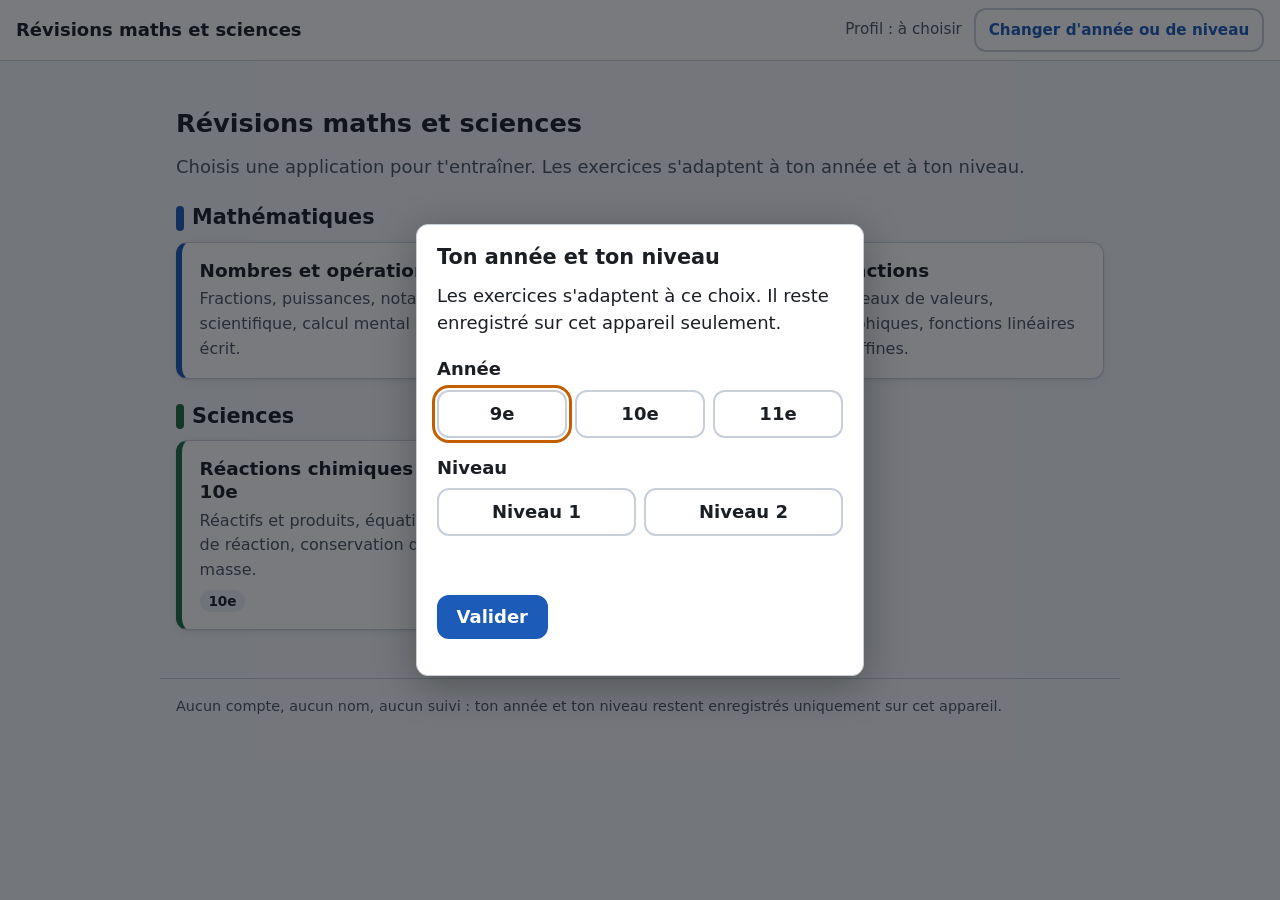
<file: index.html>
<!doctype html>
<html lang="fr-CH">
<head>
  <meta charset="utf-8">
  <meta name="viewport" content="width=device-width, initial-scale=1">
  <meta name="description" content="Applications de révision en mathématiques et en sciences de la nature pour le Cycle 3 (9e, 10e et 11e).">
  <meta name="referrer" content="no-referrer">
  <title>Révisions maths et sciences</title>
  <link rel="icon" href="data:image/svg+xml,%3Csvg xmlns='http://www.w3.org/2000/svg' viewBox='0 0 32 32'%3E%3Crect width='32' height='32' rx='7' fill='%231d5bb8'/%3E%3Ctext x='16' y='23' font-size='20' text-anchor='middle' fill='white' font-family='Arial'%3E%CF%80%3C/text%3E%3C/svg%3E">
  <link rel="stylesheet" href="assets/commun.css">
</head>
<body>
  <a class="lien-evitement" href="#contenu">Aller au contenu</a>
  <header class="entete">
    <a class="entete-titre" href="./">Révisions maths et sciences</a>
    <div data-profil></div>
  </header>

  <main id="contenu" class="page">
    <h1>Révisions maths et sciences</h1>
    <p class="intro">Choisis une application pour t'entraîner. Les exercices s'adaptent à ton année et à ton niveau.</p>

    <section class="section" aria-labelledby="titre-maths">
      <h2 id="titre-maths">Mathématiques</h2>
      <ul class="grille-cartes">
        <li class="carte">
          <h3><a href="nombres/">Nombres et opérations</a></h3>
          <p>Fractions, puissances, notation scientifique, calcul mental et écrit.</p>
        </li>
        <li class="carte">
          <h3><a href="algebre/">Calcul littéral et équations</a></h3>
          <p>Réduire, développer, factoriser, résoudre des équations.</p>
        </li>
        <li class="carte">
          <h3><a href="fonctions/">Fonctions</a></h3>
          <p>Tableaux de valeurs, graphiques, fonctions linéaires et affines.</p>
        </li>
      </ul>
    </section>

    <section class="section section-sciences" aria-labelledby="titre-sciences">
      <h2 id="titre-sciences">Sciences</h2>
      <ul class="grille-cartes">
        <li class="carte">
          <h3><a href="chimie-10e/">Réactions chimiques – 10e</a></h3>
          <p>Réactifs et produits, équations de réaction, conservation de la masse.</p>
          <p><span class="etiquette">10e</span></p>
        </li>
      </ul>
    </section>
  </main>

  <footer class="pied">
    <p>Aucun compte, aucun nom, aucun suivi : ton année et ton niveau restent enregistrés uniquement sur cet appareil.</p>
  </footer>

  <script src="assets/profil.js"></script>
</body>
</html>
</file>
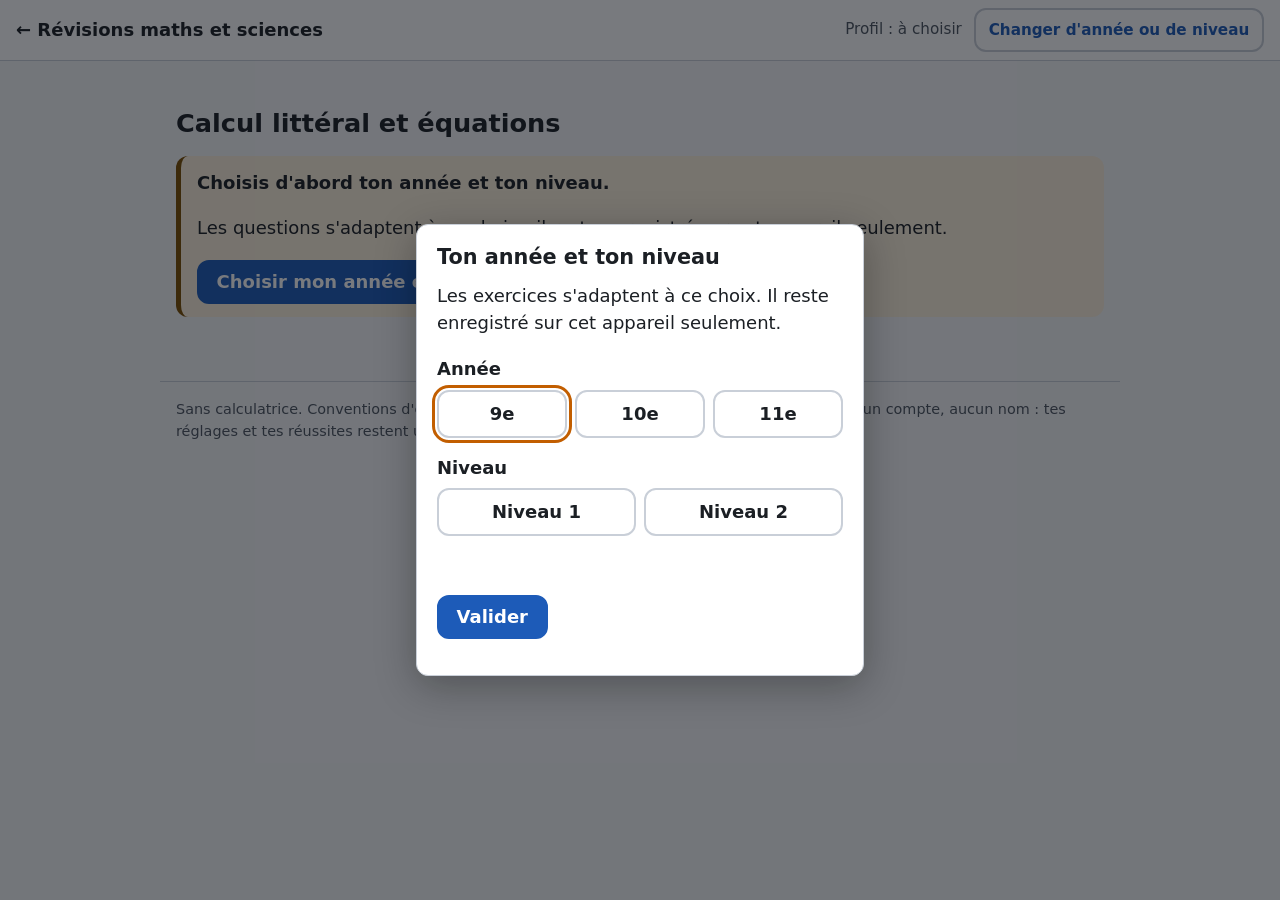
<file: algebre/index.html>
<!doctype html>
<html lang="fr-CH">
<head>
  <meta charset="utf-8">
  <meta name="viewport" content="width=device-width, initial-scale=1">
  <meta name="referrer" content="no-referrer">
  <meta name="description" content="Révision du calcul littéral et des équations pour le Cycle 3 : réduire, développer, factoriser, résoudre, avec tuiles algébriques, balance et machine à substituer.">
  <title>Calcul littéral et équations – Révisions</title>
  <link rel="stylesheet" href="../assets/commun.css">
  <link rel="stylesheet" href="algebre.css">
</head>
<body>
  <a class="lien-evitement" href="#contenu">Aller au contenu</a>
  <header class="entete">
    <a class="entete-titre" href="../">← Révisions maths et sciences</a>
    <div data-profil></div>
  </header>

  <main id="contenu" class="page">
    <h1>Calcul littéral et équations</h1>
    <div id="appli">
      <noscript>
        <div class="retour info"><p>Cette appli a besoin de JavaScript pour fonctionner.</p></div>
      </noscript>
    </div>
  </main>

  <footer class="pied">
    <p>Sans calculatrice. Conventions d'écriture de l'Aide-mémoire Mathématiques 9-10-11 (CIIP).
      Aucun compte, aucun nom : tes réglages et tes réussites restent uniquement sur cet appareil.</p>
  </footer>

  <script src="../assets/profil.js"></script>
  <script src="../assets/maths.js"></script>
  <script src="../assets/clavier.js"></script>
  <script src="js/poly.js"></script>
  <script src="js/outils.js"></script>
  <script src="js/module-a.js"></script>
  <script src="js/module-b.js"></script>
  <script src="js/catalogue.js"></script>
  <script src="js/visuels.js"></script>
  <script src="js/app.js"></script>
</body>
</html>
</file>
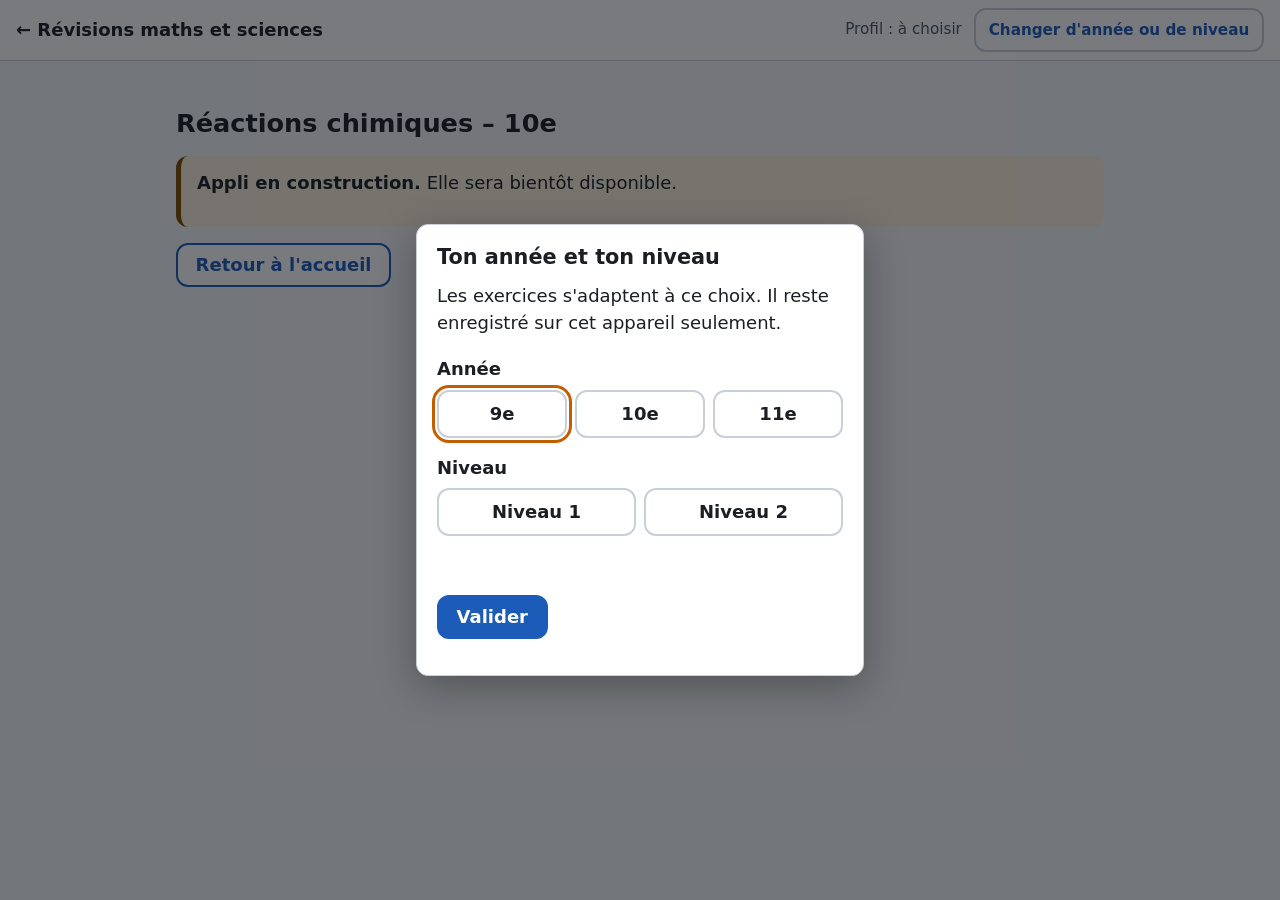
<file: chimie-10e/index.html>
<!doctype html>
<html lang="fr-CH">
<head>
  <meta charset="utf-8">
  <meta name="viewport" content="width=device-width, initial-scale=1">
  <meta name="referrer" content="no-referrer">
  <title>Réactions chimiques – 10e – Révisions</title>
  <link rel="stylesheet" href="../assets/commun.css">
</head>
<body>
  <a class="lien-evitement" href="#contenu">Aller au contenu</a>
  <header class="entete">
    <a class="entete-titre" href="../">← Révisions maths et sciences</a>
    <div data-profil></div>
  </header>

  <main id="contenu" class="page">
    <h1>Réactions chimiques – 10e</h1>
    <div class="retour info">
      <p><strong>Appli en construction.</strong> Elle sera bientôt disponible.</p>
    </div>
    <p><a class="bouton-secondaire" href="../">Retour à l'accueil</a></p>
  </main>

  <script src="../assets/profil.js"></script>
</body>
</html>
</file>
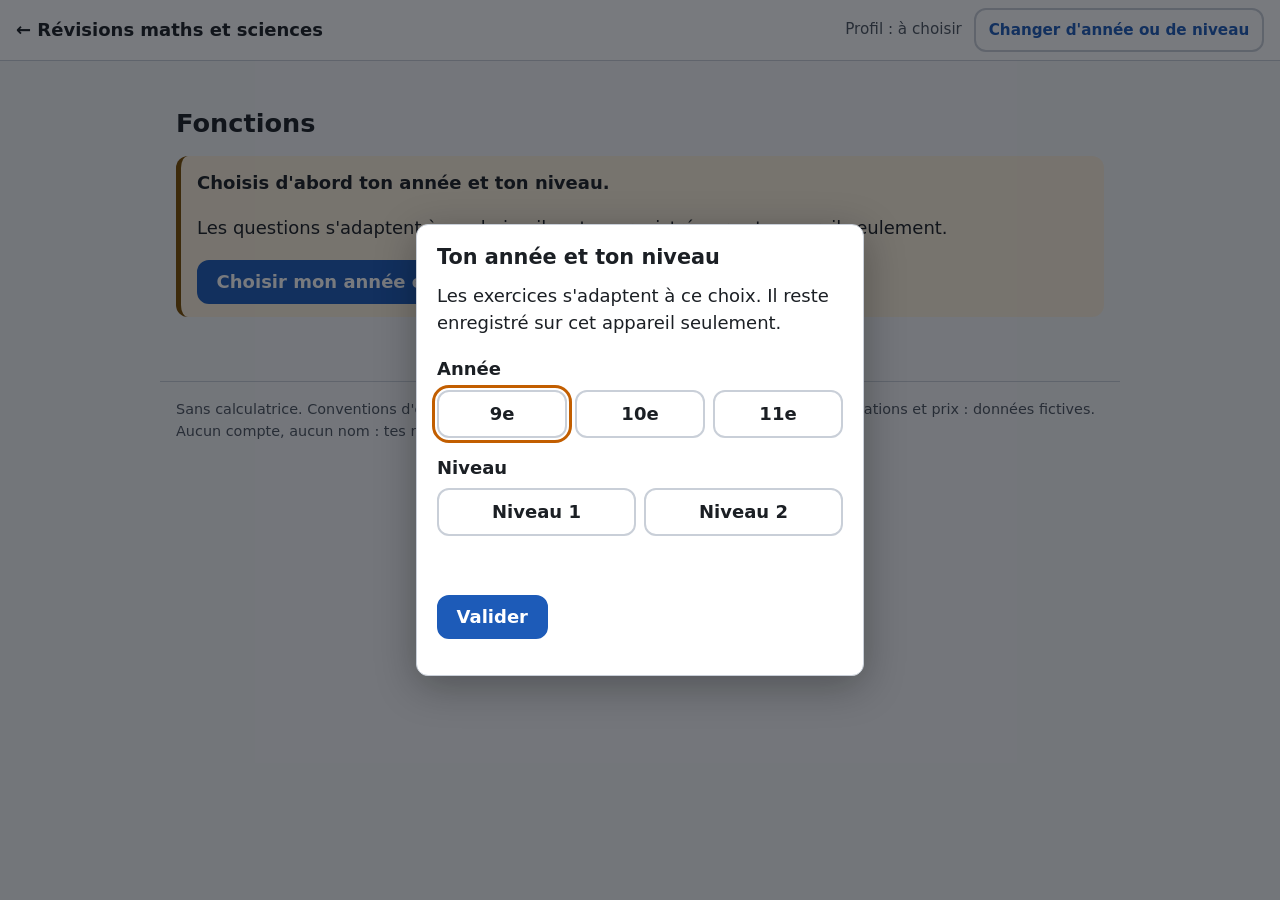
<file: fonctions/index.html>
<!doctype html>
<html lang="fr-CH">
<head>
  <meta charset="utf-8">
  <meta name="viewport" content="width=device-width, initial-scale=1">
  <meta name="referrer" content="no-referrer">
  <meta name="description" content="Révision des fonctions pour le Cycle 3 : tableaux de valeurs, graphiques, proportionnalité, fonctions affines, linéaires et constantes.">
  <title>Fonctions – Révisions</title>
  <link rel="stylesheet" href="../assets/commun.css">
  <link rel="stylesheet" href="fonctions.css">
</head>
<body>
  <a class="lien-evitement" href="#contenu">Aller au contenu</a>
  <header class="entete">
    <a class="entete-titre" href="../">← Révisions maths et sciences</a>
    <div data-profil></div>
  </header>

  <main id="contenu" class="page">
    <h1>Fonctions</h1>
    <div id="appli">
      <noscript>
        <div class="retour info"><p>Cette appli a besoin de JavaScript pour fonctionner.</p></div>
      </noscript>
    </div>
  </main>

  <footer class="pied">
    <p>Sans calculatrice. Conventions d'écriture de l'Aide-mémoire Mathématiques 9-10-11 (CIIP).
      Situations et prix : données fictives. Aucun compte, aucun nom : tes réglages et tes réussites restent uniquement sur cet appareil.</p>
  </footer>

  <script src="../assets/profil.js"></script>
  <script src="../assets/maths.js"></script>
  <script src="../assets/clavier.js"></script>
  <script src="js/outils.js"></script>
  <script src="js/module-a.js"></script>
  <script src="js/module-b.js"></script>
  <script src="js/module-c.js"></script>
  <script src="js/module-c-grandeurs.js"></script>
  <script src="js/catalogue.js"></script>
  <script src="js/app.js"></script>
</body>
</html>
</file>
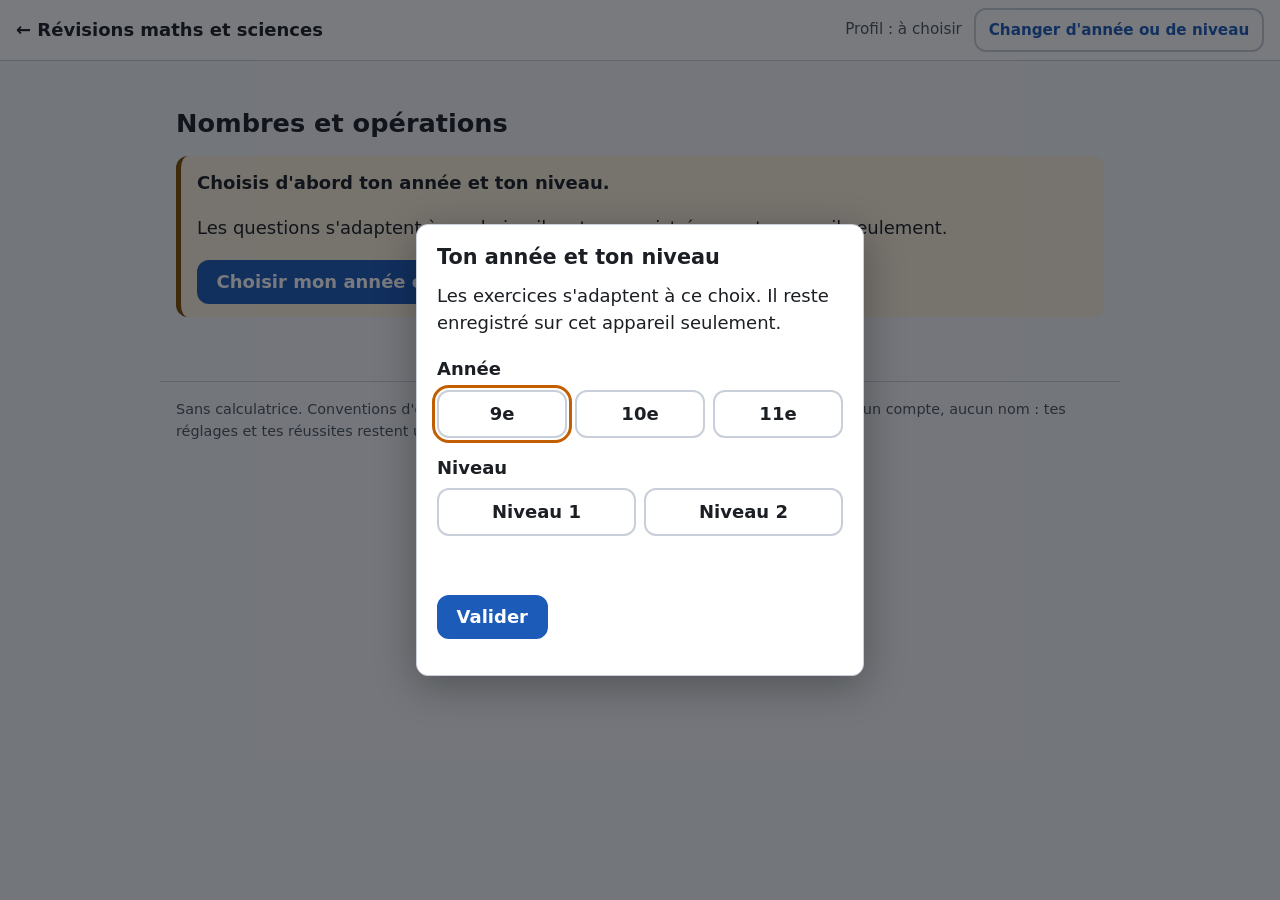
<file: nombres/index.html>
<!doctype html>
<html lang="fr-CH">
<head>
  <meta charset="utf-8">
  <meta name="viewport" content="width=device-width, initial-scale=1">
  <meta name="referrer" content="no-referrer">
  <meta name="description" content="Révision des nombres et opérations pour le Cycle 3 : fractions, puissances, racines, notation scientifique, nombres relatifs.">
  <title>Nombres et opérations – Révisions</title>
  <link rel="stylesheet" href="../assets/commun.css">
  <link rel="stylesheet" href="nombres.css">
</head>
<body>
  <a class="lien-evitement" href="#contenu">Aller au contenu</a>
  <header class="entete">
    <a class="entete-titre" href="../">← Révisions maths et sciences</a>
    <div data-profil></div>
  </header>

  <main id="contenu" class="page">
    <h1>Nombres et opérations</h1>
    <div id="appli">
      <noscript>
        <div class="retour info"><p>Cette appli a besoin de JavaScript pour fonctionner.</p></div>
      </noscript>
    </div>
  </main>

  <footer class="pied">
    <p>Sans calculatrice. Conventions d'écriture de l'Aide-mémoire Mathématiques 9-10-11 (CIIP).
      Aucun compte, aucun nom : tes réglages et tes réussites restent uniquement sur cet appareil.</p>
  </footer>

  <script src="../assets/profil.js"></script>
  <script src="../assets/maths.js"></script>
  <script src="../assets/clavier.js"></script>
  <script src="js/outils.js"></script>
  <script src="js/module-a-9e.js"></script>
  <script src="js/module-a-10e-11e.js"></script>
  <script src="js/module-b.js"></script>
  <script src="js/module-c.js"></script>
  <script src="js/catalogue.js"></script>
  <script src="js/visuels.js"></script>
  <script src="js/app.js"></script>
</body>
</html>
</file>
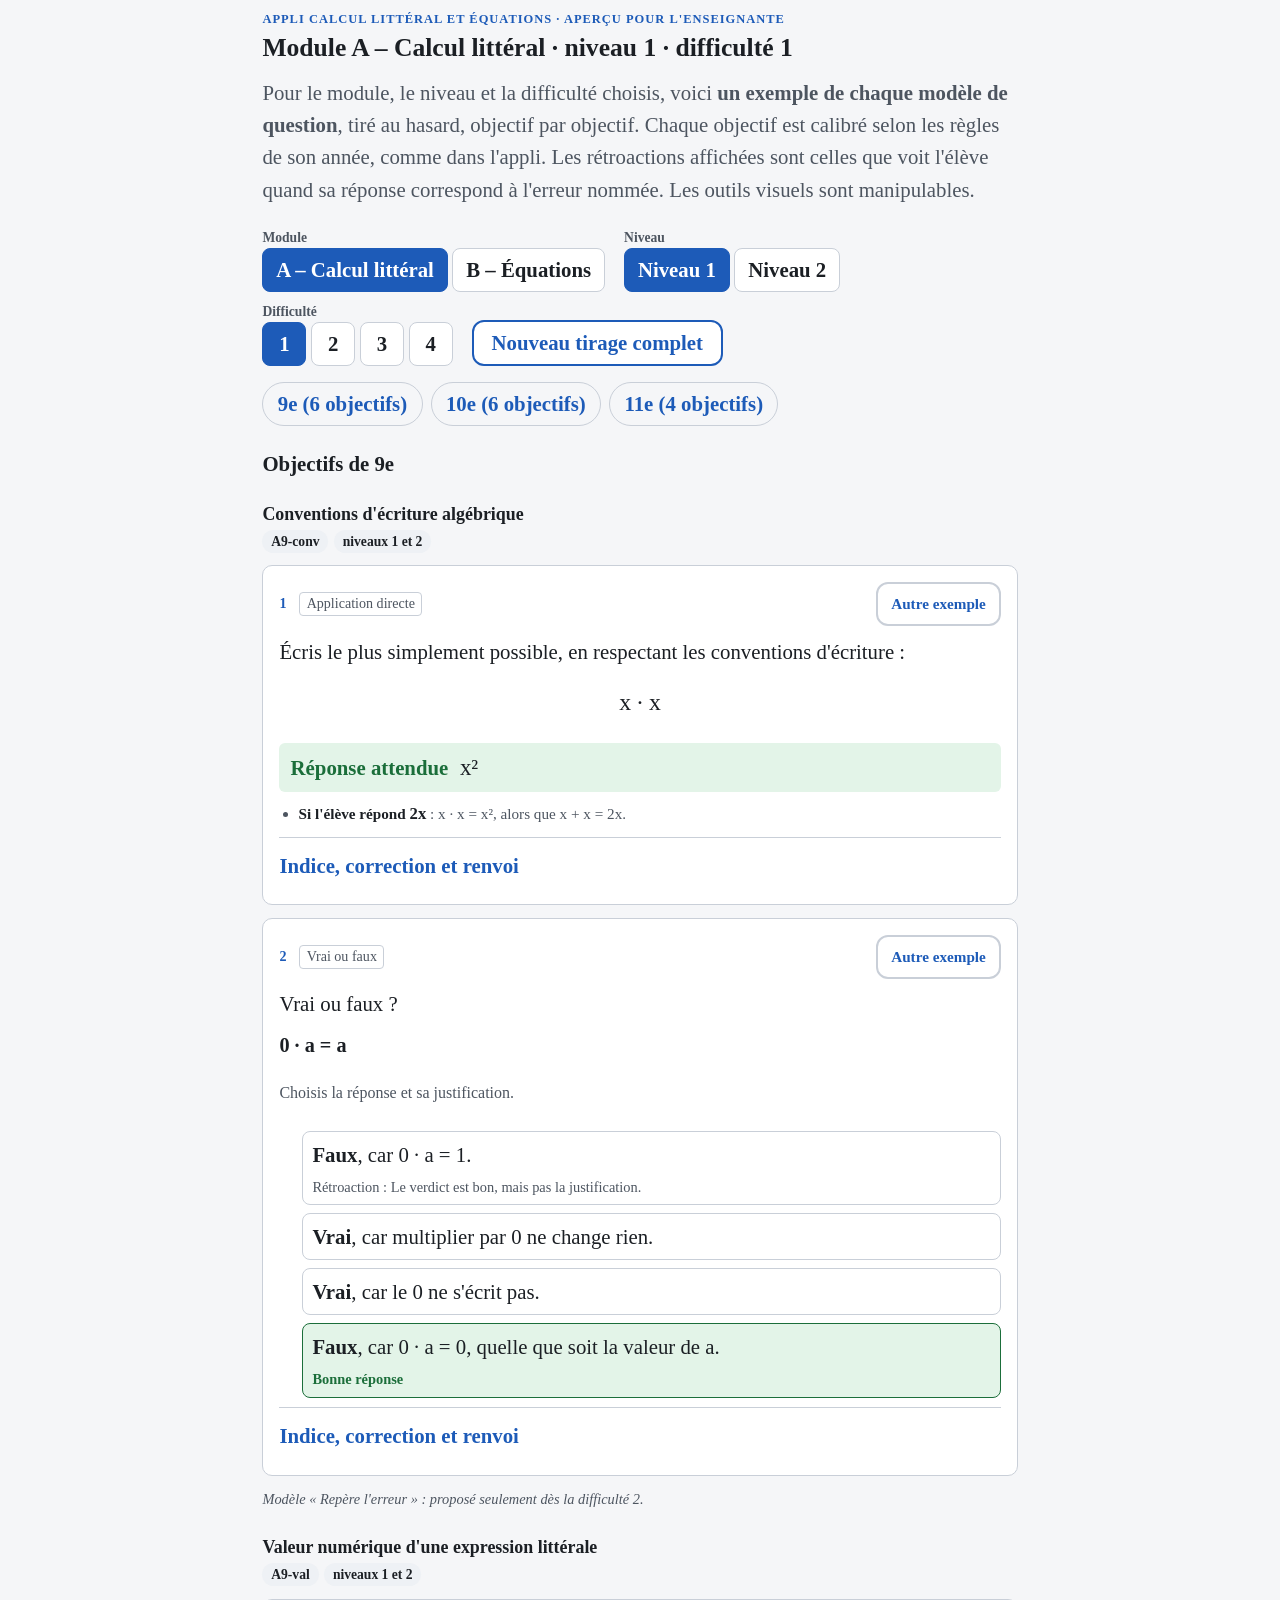
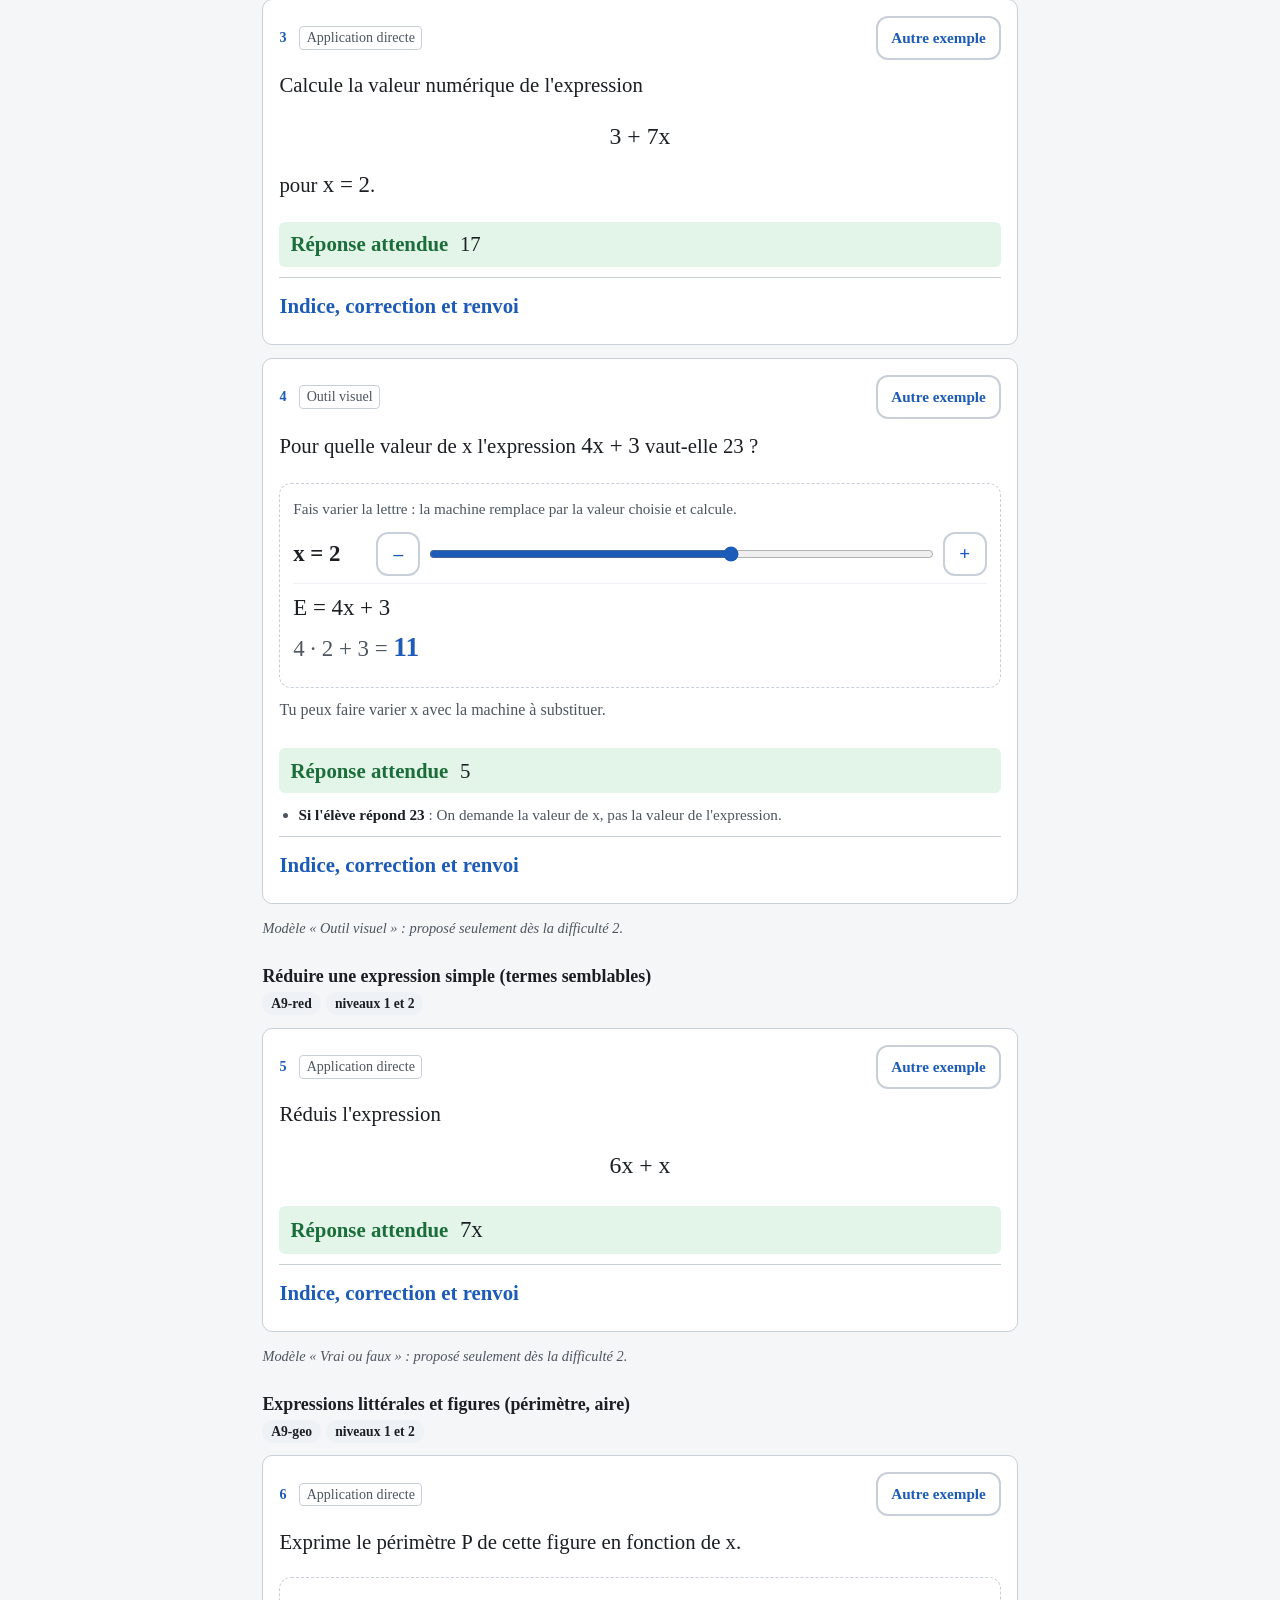
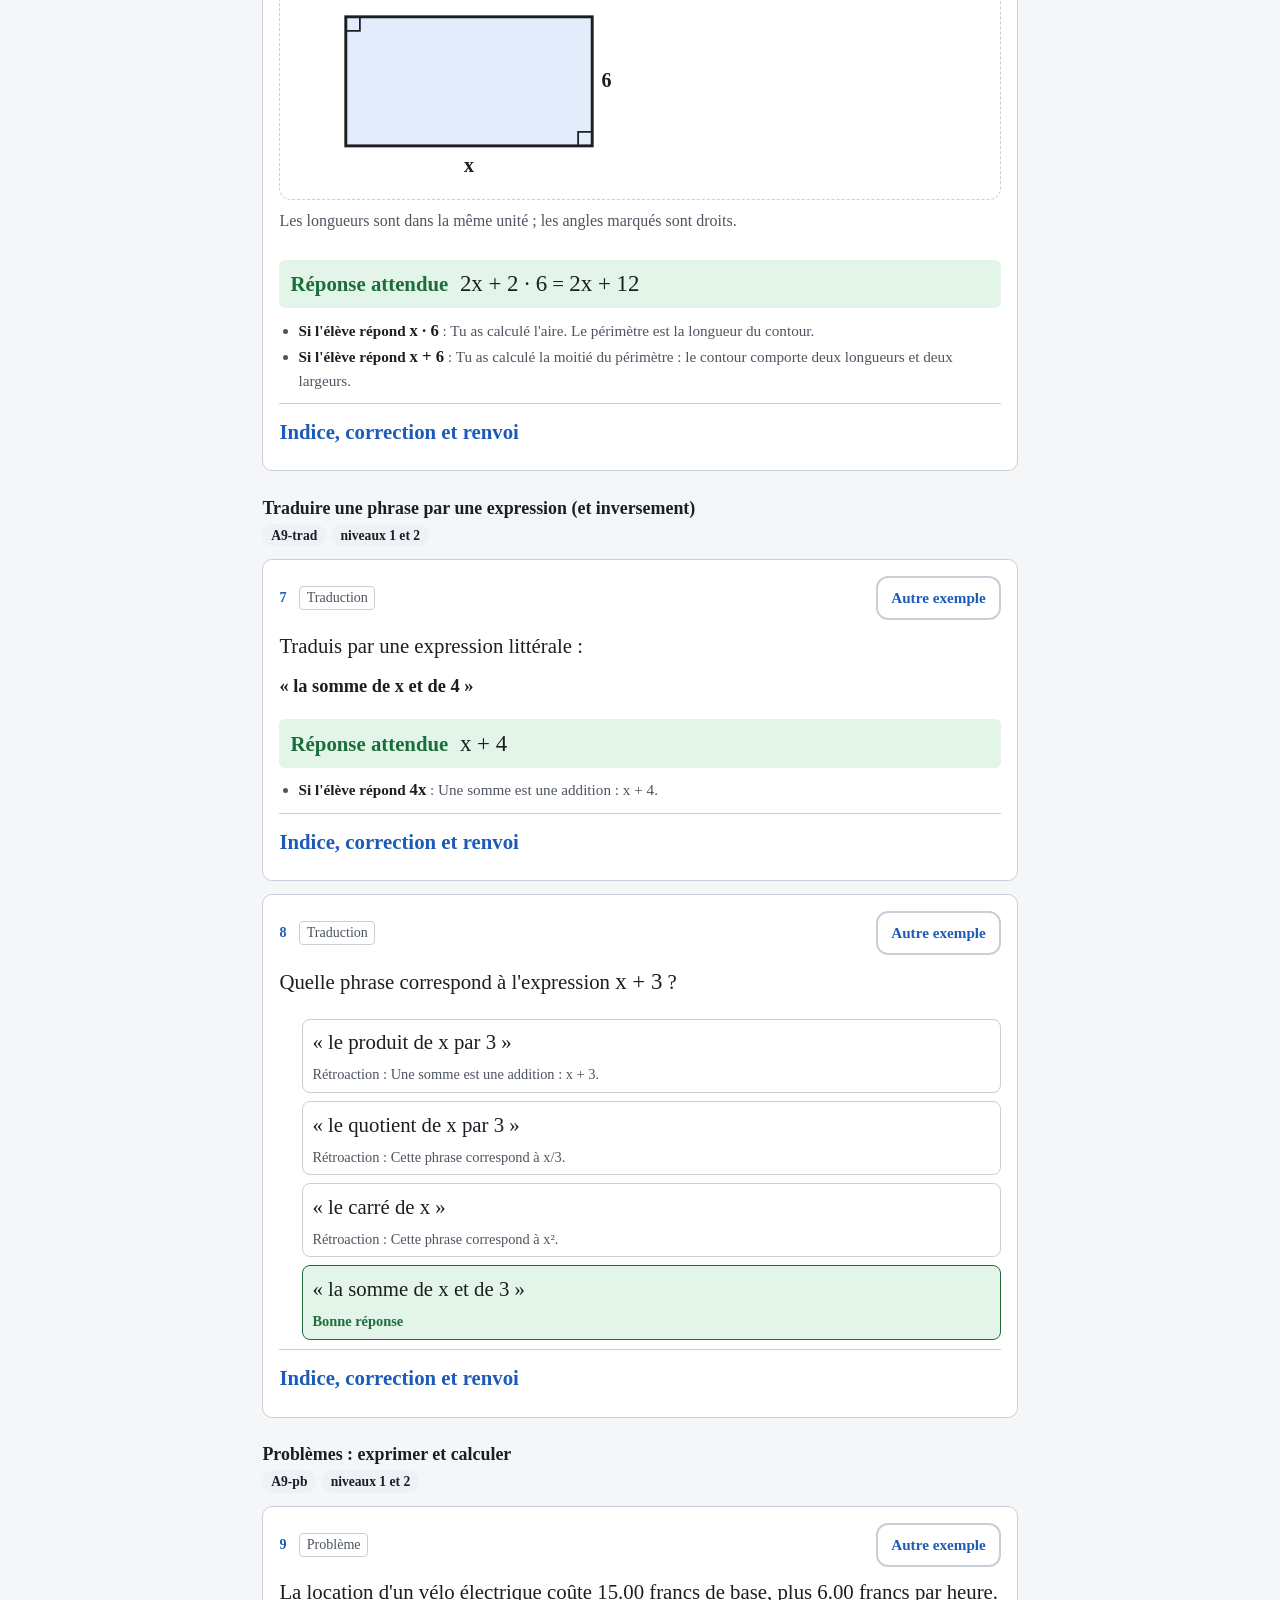
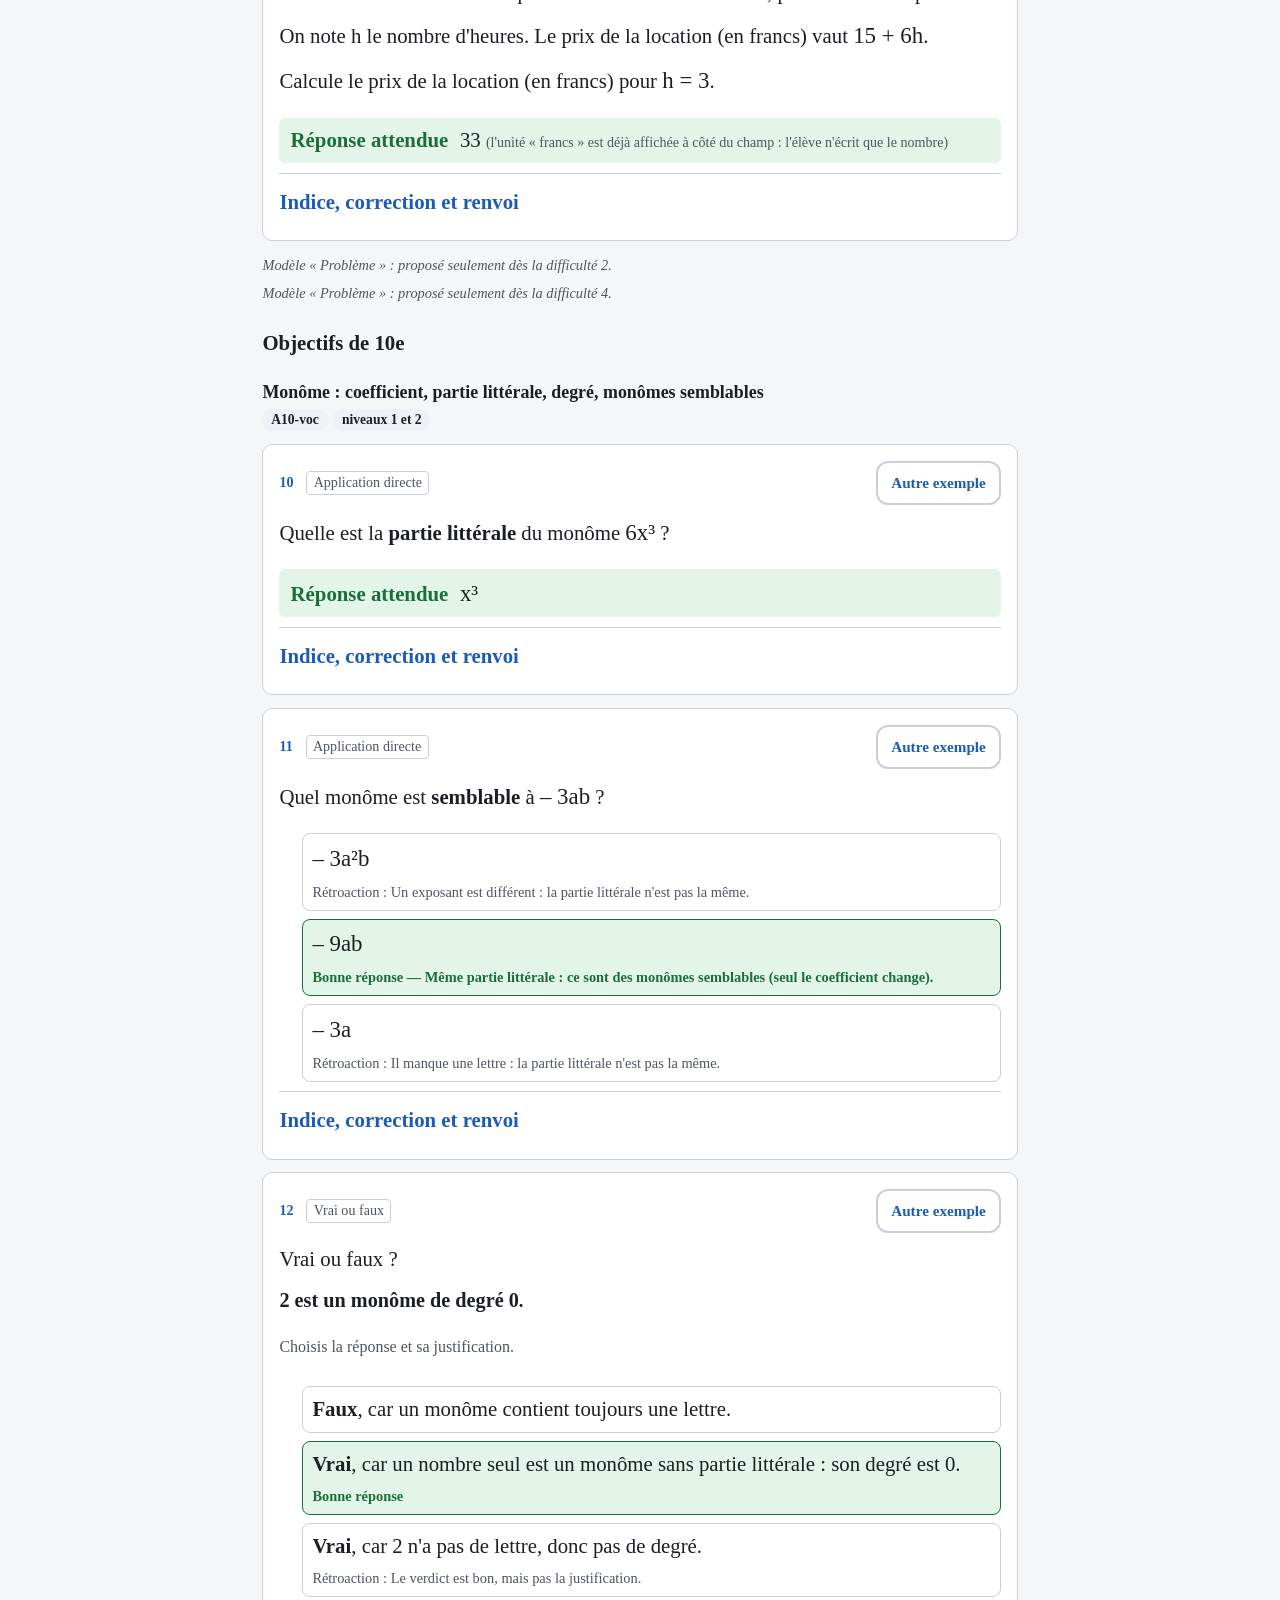
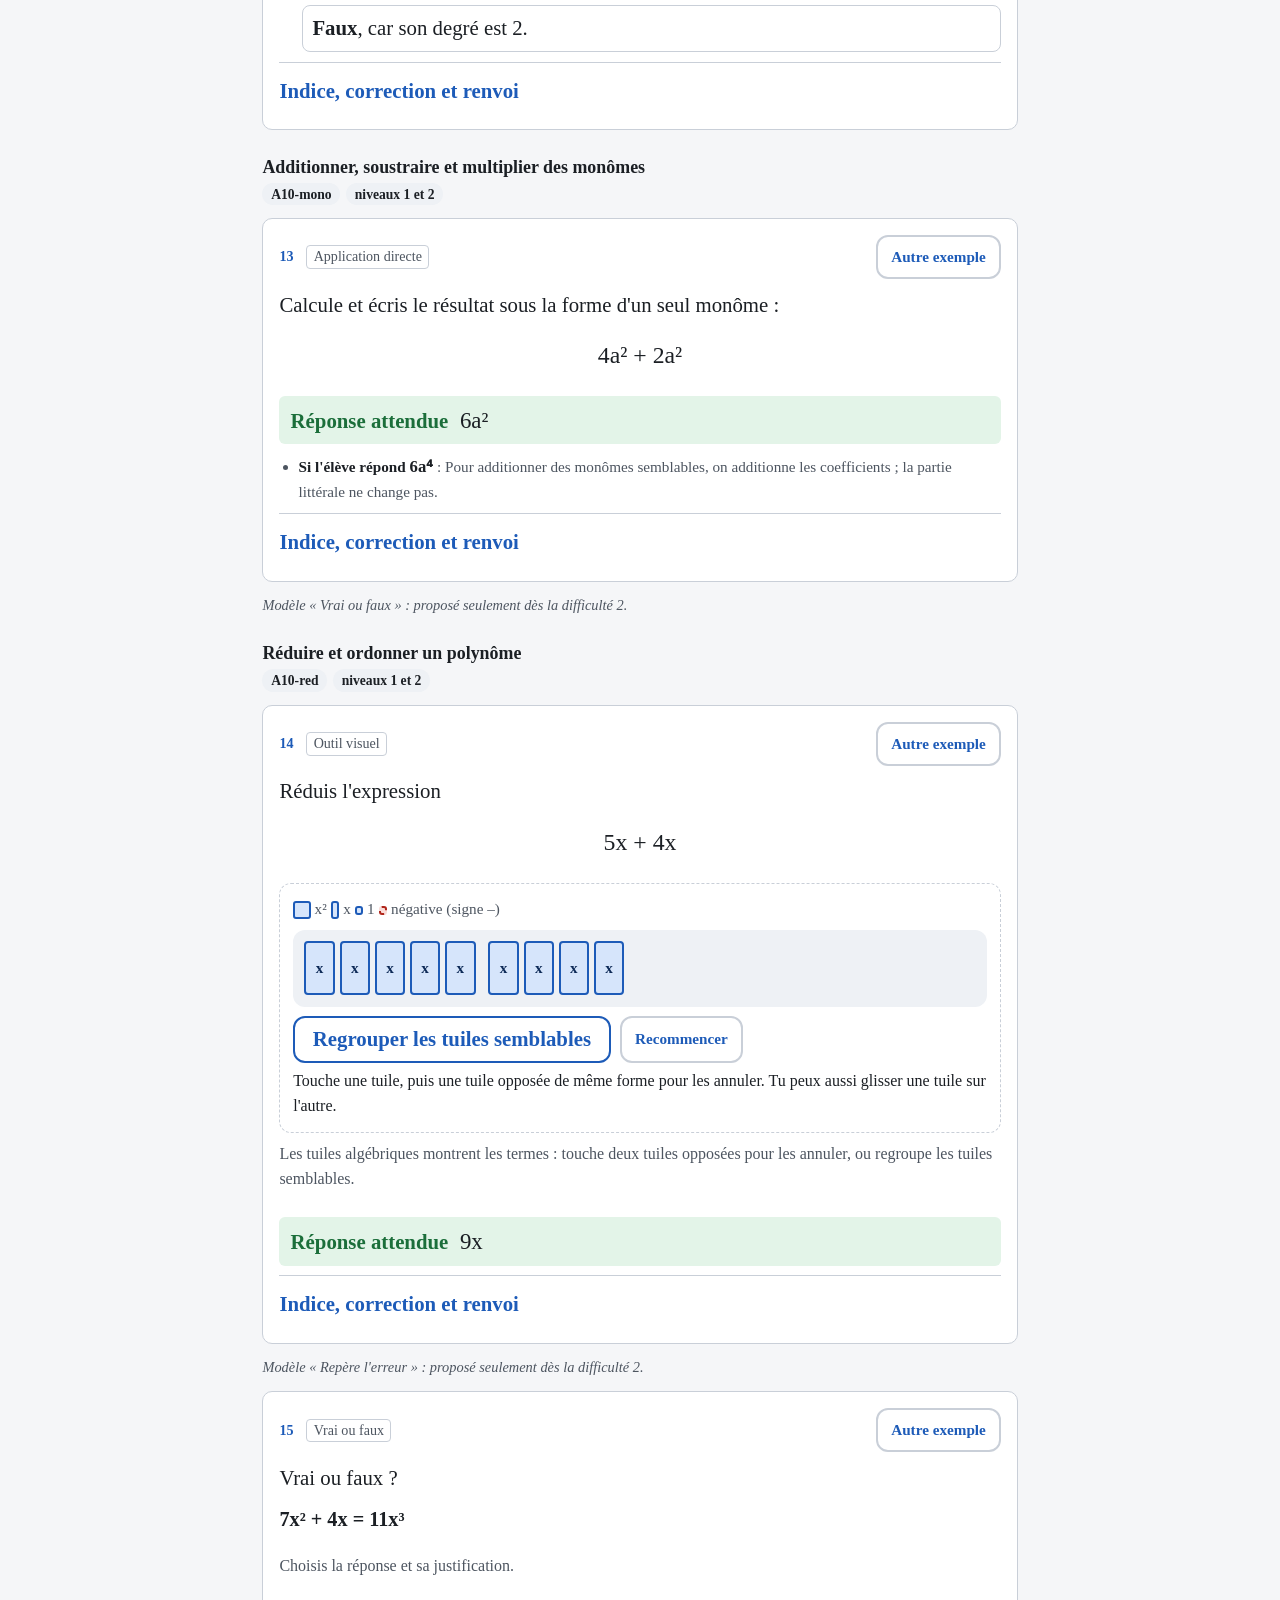
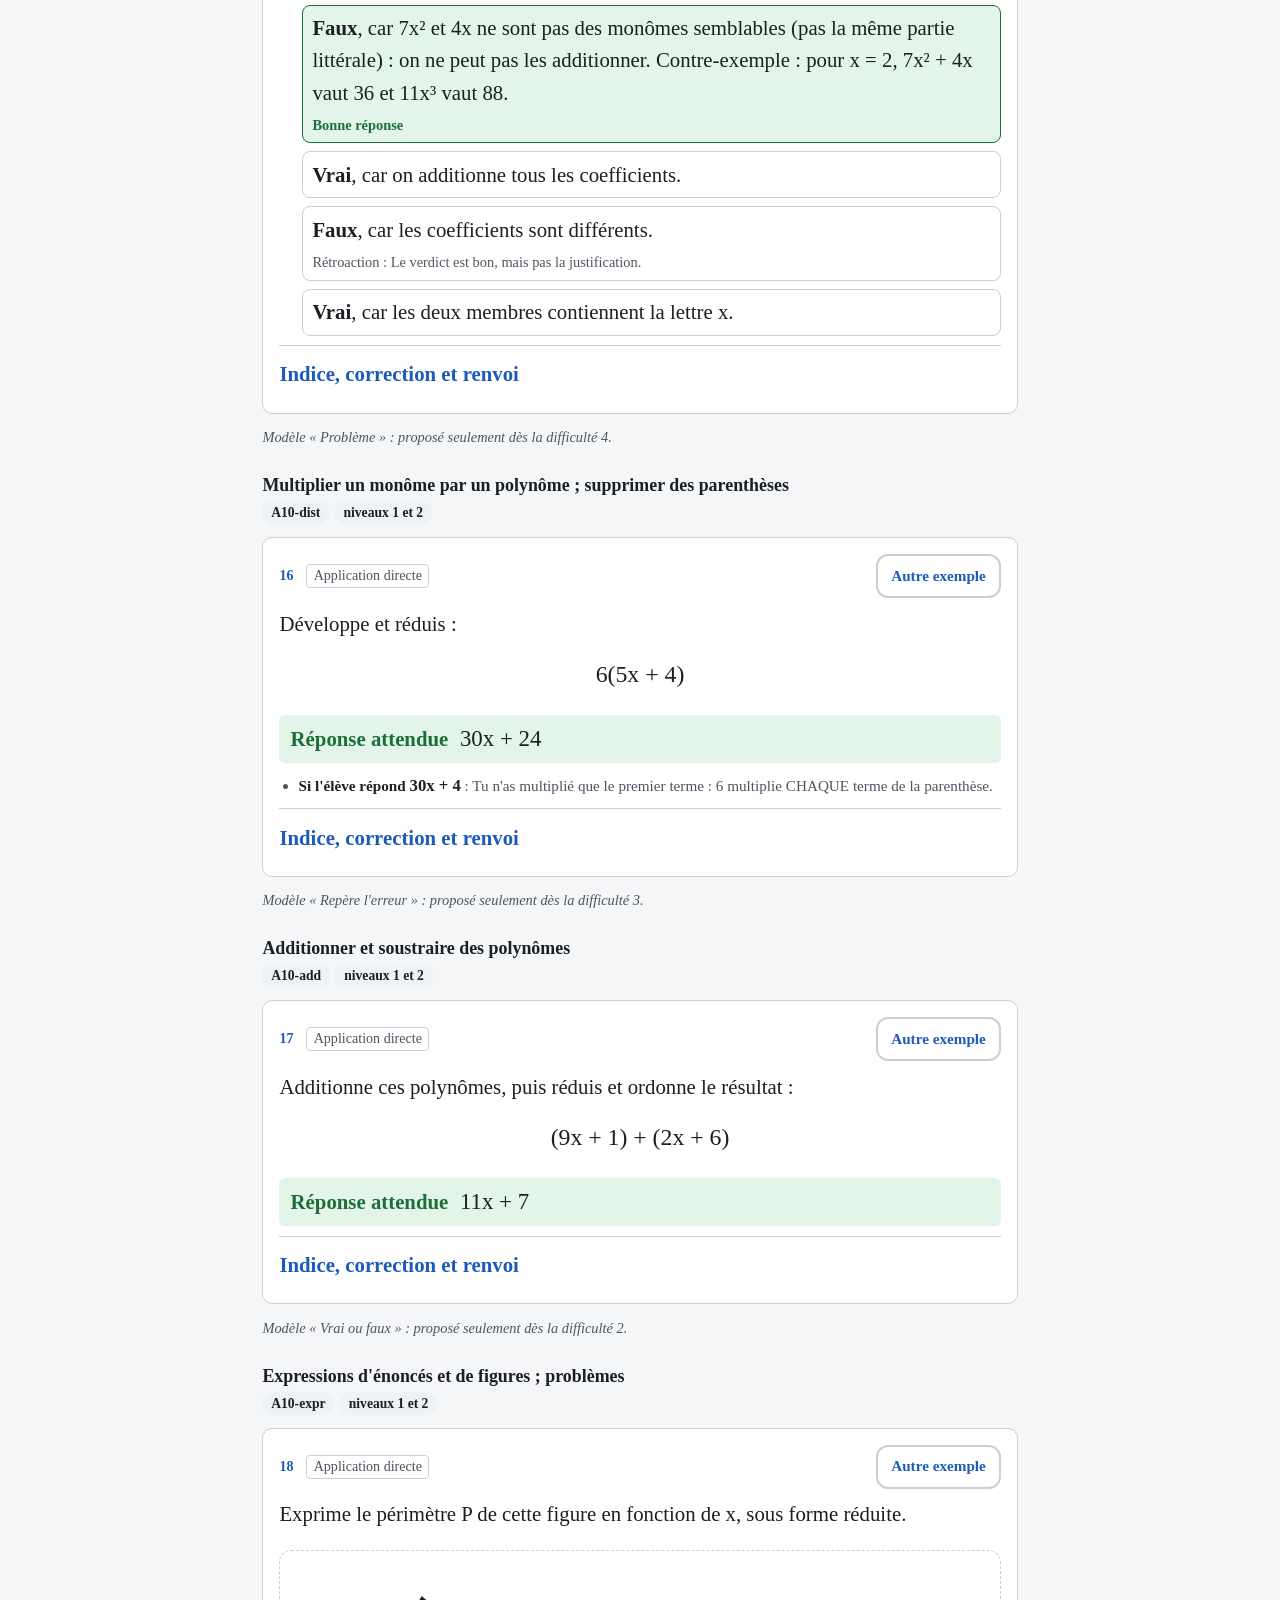
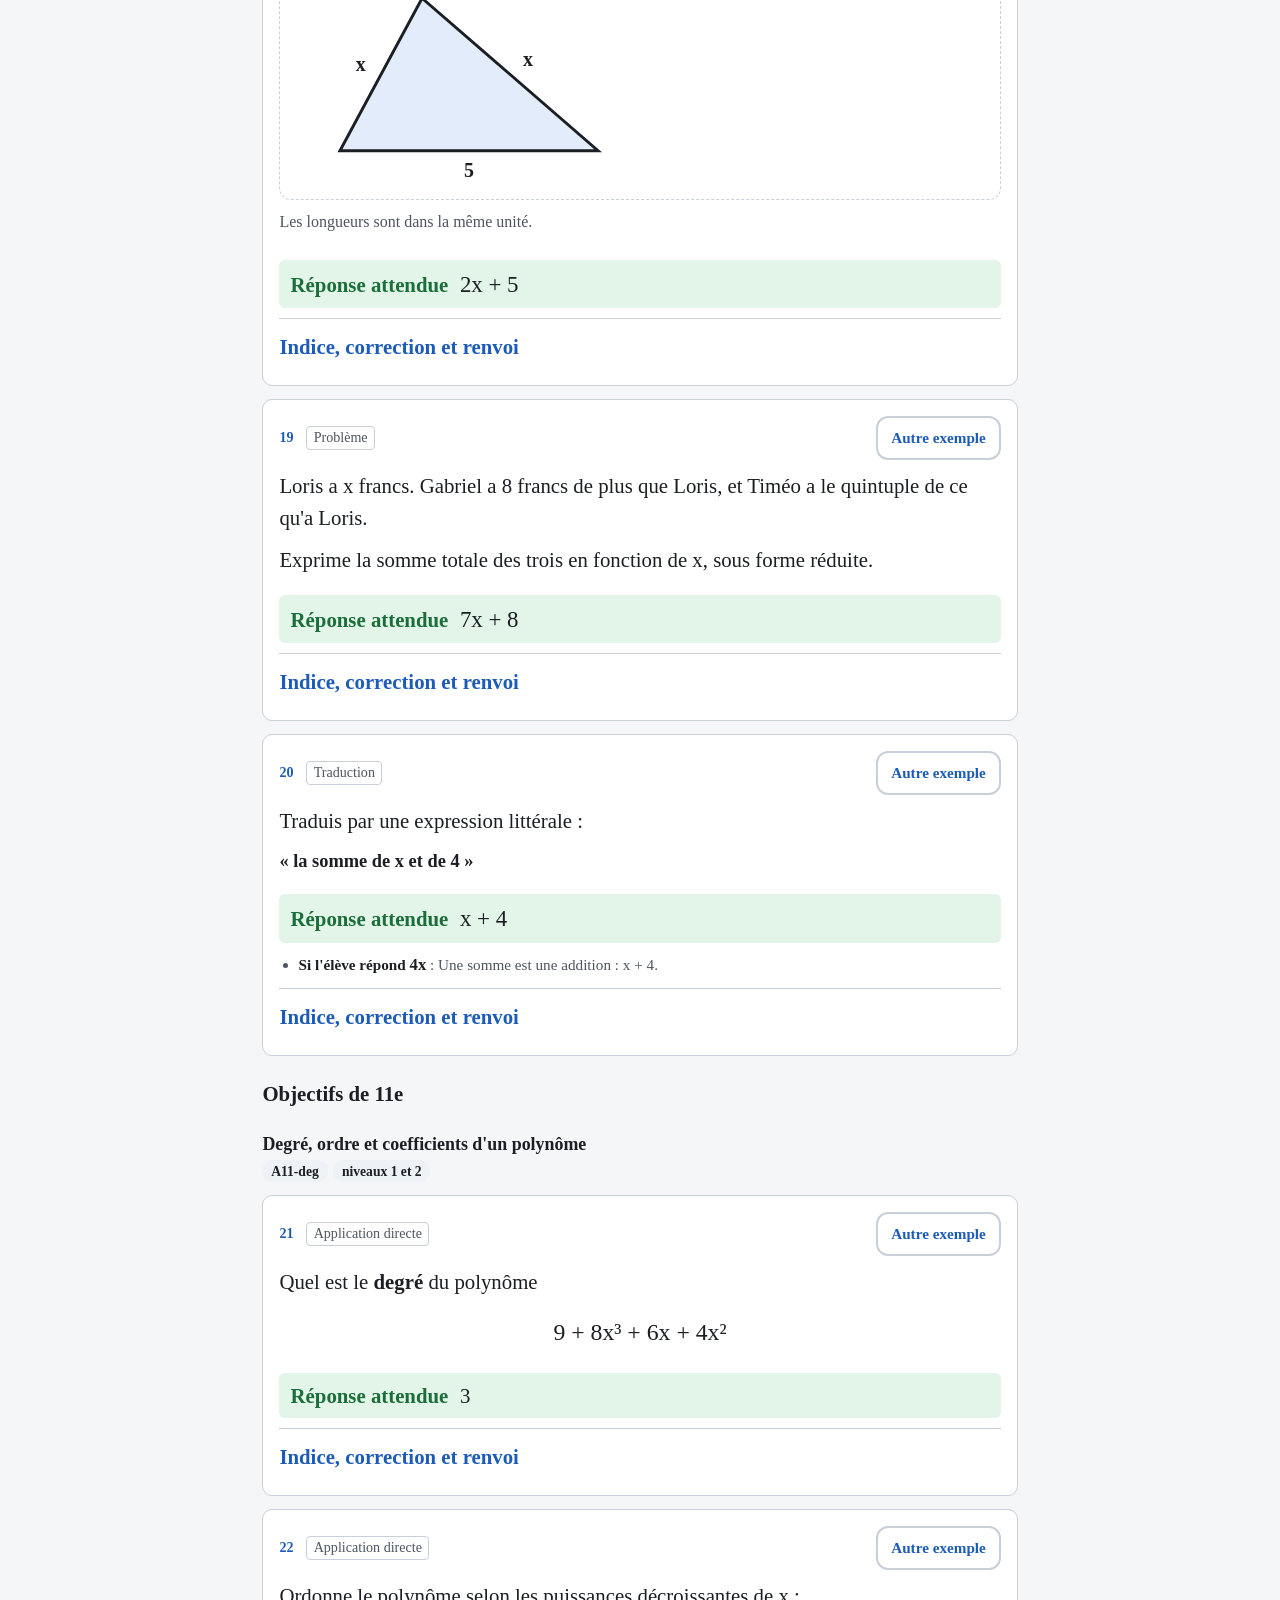
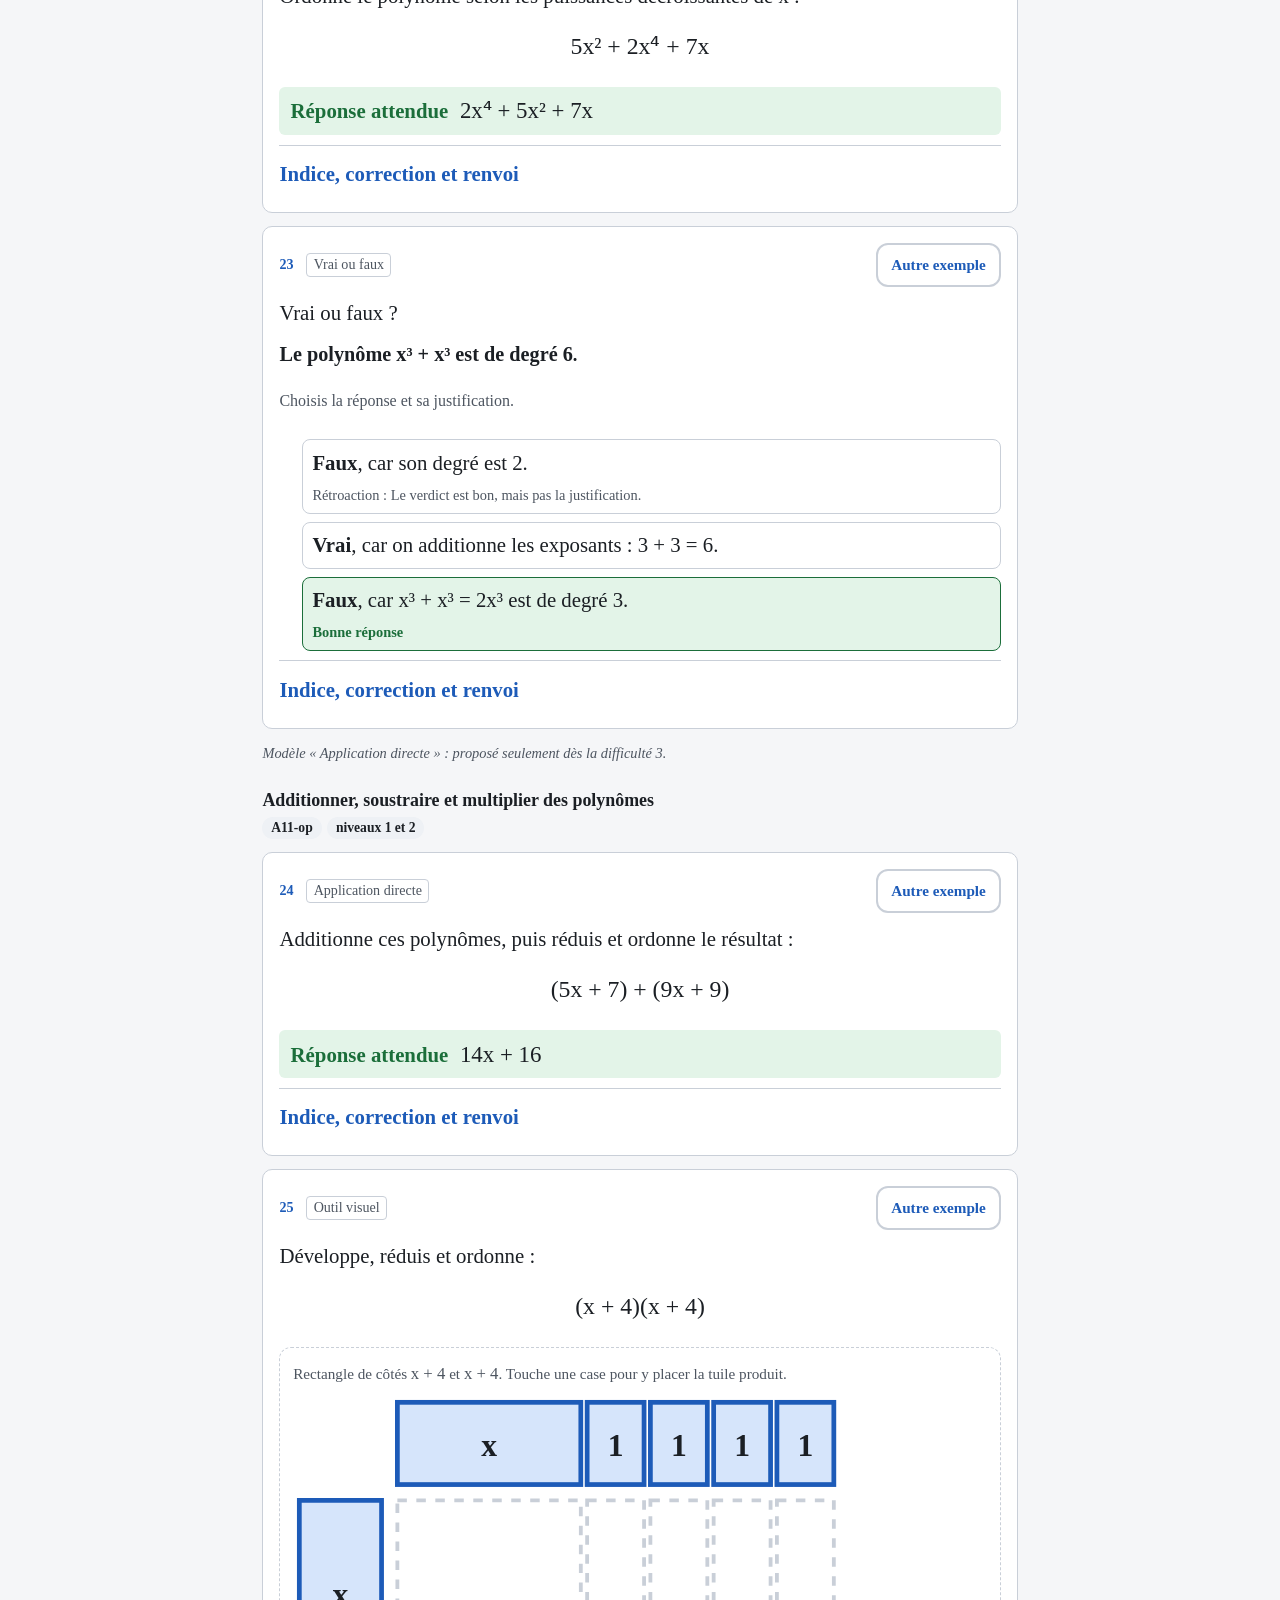
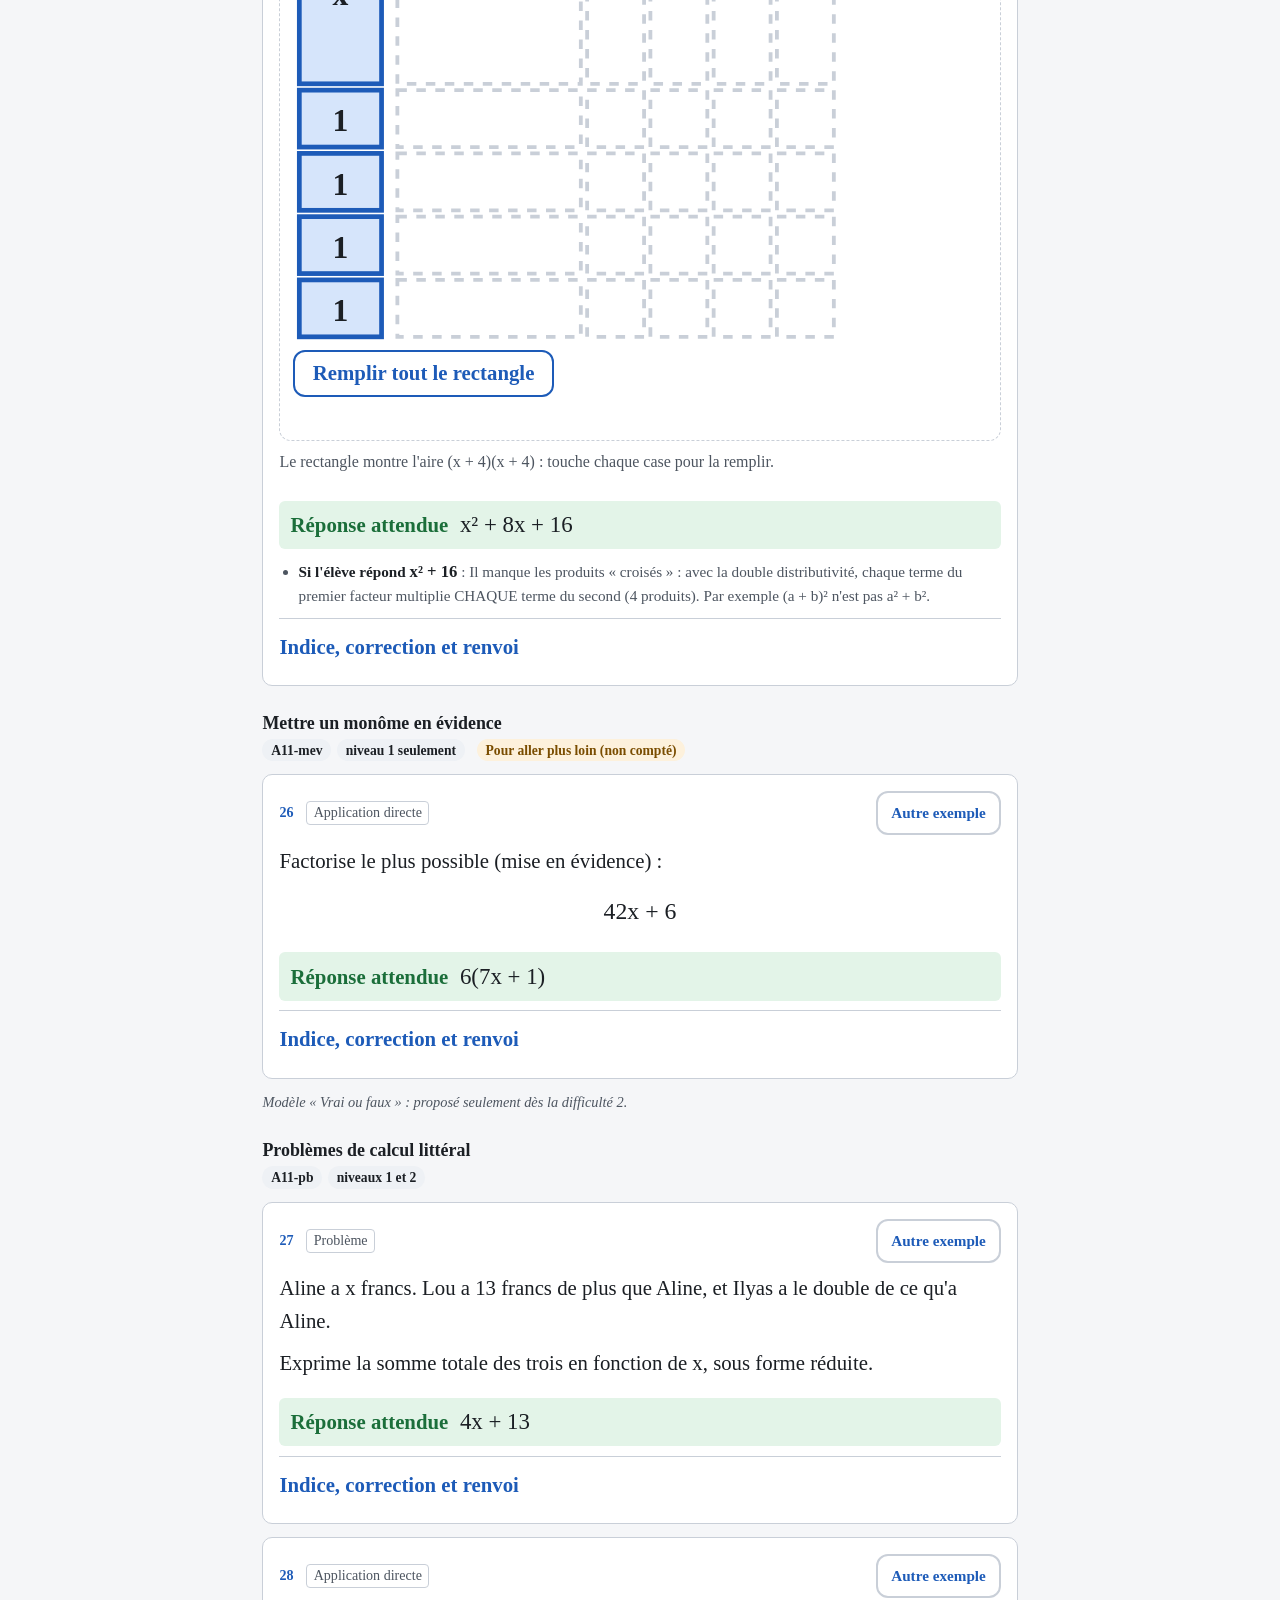
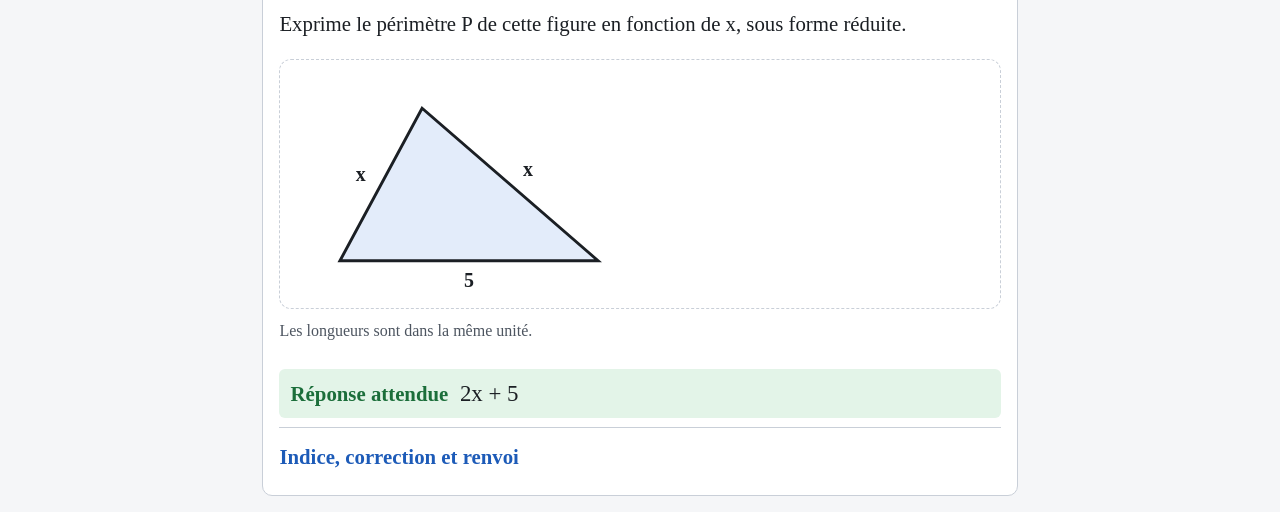
<file: algebre/apercu.html>
<!doctype html>
<html lang="fr-CH">
<head>
  <meta charset="utf-8">
  <meta name="viewport" content="width=device-width, initial-scale=1">
  <meta name="referrer" content="no-referrer">
  <meta name="robots" content="noindex">
  <title>Aperçu Algèbre</title>
  <link rel="stylesheet" href="../assets/commun.css">
  <link rel="stylesheet" href="algebre.css">
  <link rel="stylesheet" href="apercu.css">
</head>
<body>
  <main id="contenu" class="page apercu">
    <header>
      <p class="sur">Appli Calcul littéral et équations · aperçu pour l'enseignante</p>
      <h1 id="titre-apercu">Aperçu des questions</h1>
      <p class="intro">Pour le module, le niveau et la difficulté choisis, voici <strong>un exemple de chaque modèle de question</strong>, tiré au hasard, objectif par objectif. Chaque objectif est calibré selon les règles de son année, comme dans l'appli. Les rétroactions affichées sont celles que voit l'élève quand sa réponse correspond à l'erreur nommée. Les outils visuels sont manipulables.</p>
      <form class="reglages-apercu" id="reglages" onsubmit="return false">
        <fieldset><legend>Module</legend><div class="segments" data-groupe="module"></div></fieldset>
        <fieldset><legend>Niveau</legend><div class="segments" data-groupe="niveau"></div></fieldset>
        <fieldset><legend>Difficulté</legend><div class="segments" data-groupe="difficulte"></div></fieldset>
        <button type="button" class="bouton-secondaire" id="tout-retirer">Nouveau tirage complet</button>
      </form>
      <nav class="sommaire" id="sommaire" aria-label="Années"></nav>
    </header>
    <div id="apercu"><noscript><p>Cet aperçu a besoin de JavaScript.</p></noscript></div>
  </main>

  <script src="../assets/maths.js"></script>
  <script src="js/poly.js"></script>
  <script src="js/outils.js"></script>
  <script src="js/module-a.js"></script>
  <script src="js/module-b.js"></script>
  <script src="js/catalogue.js"></script>
  <script src="js/visuels.js"></script>
  <script src="js/apercu.js"></script>
</body>
</html>
</file>
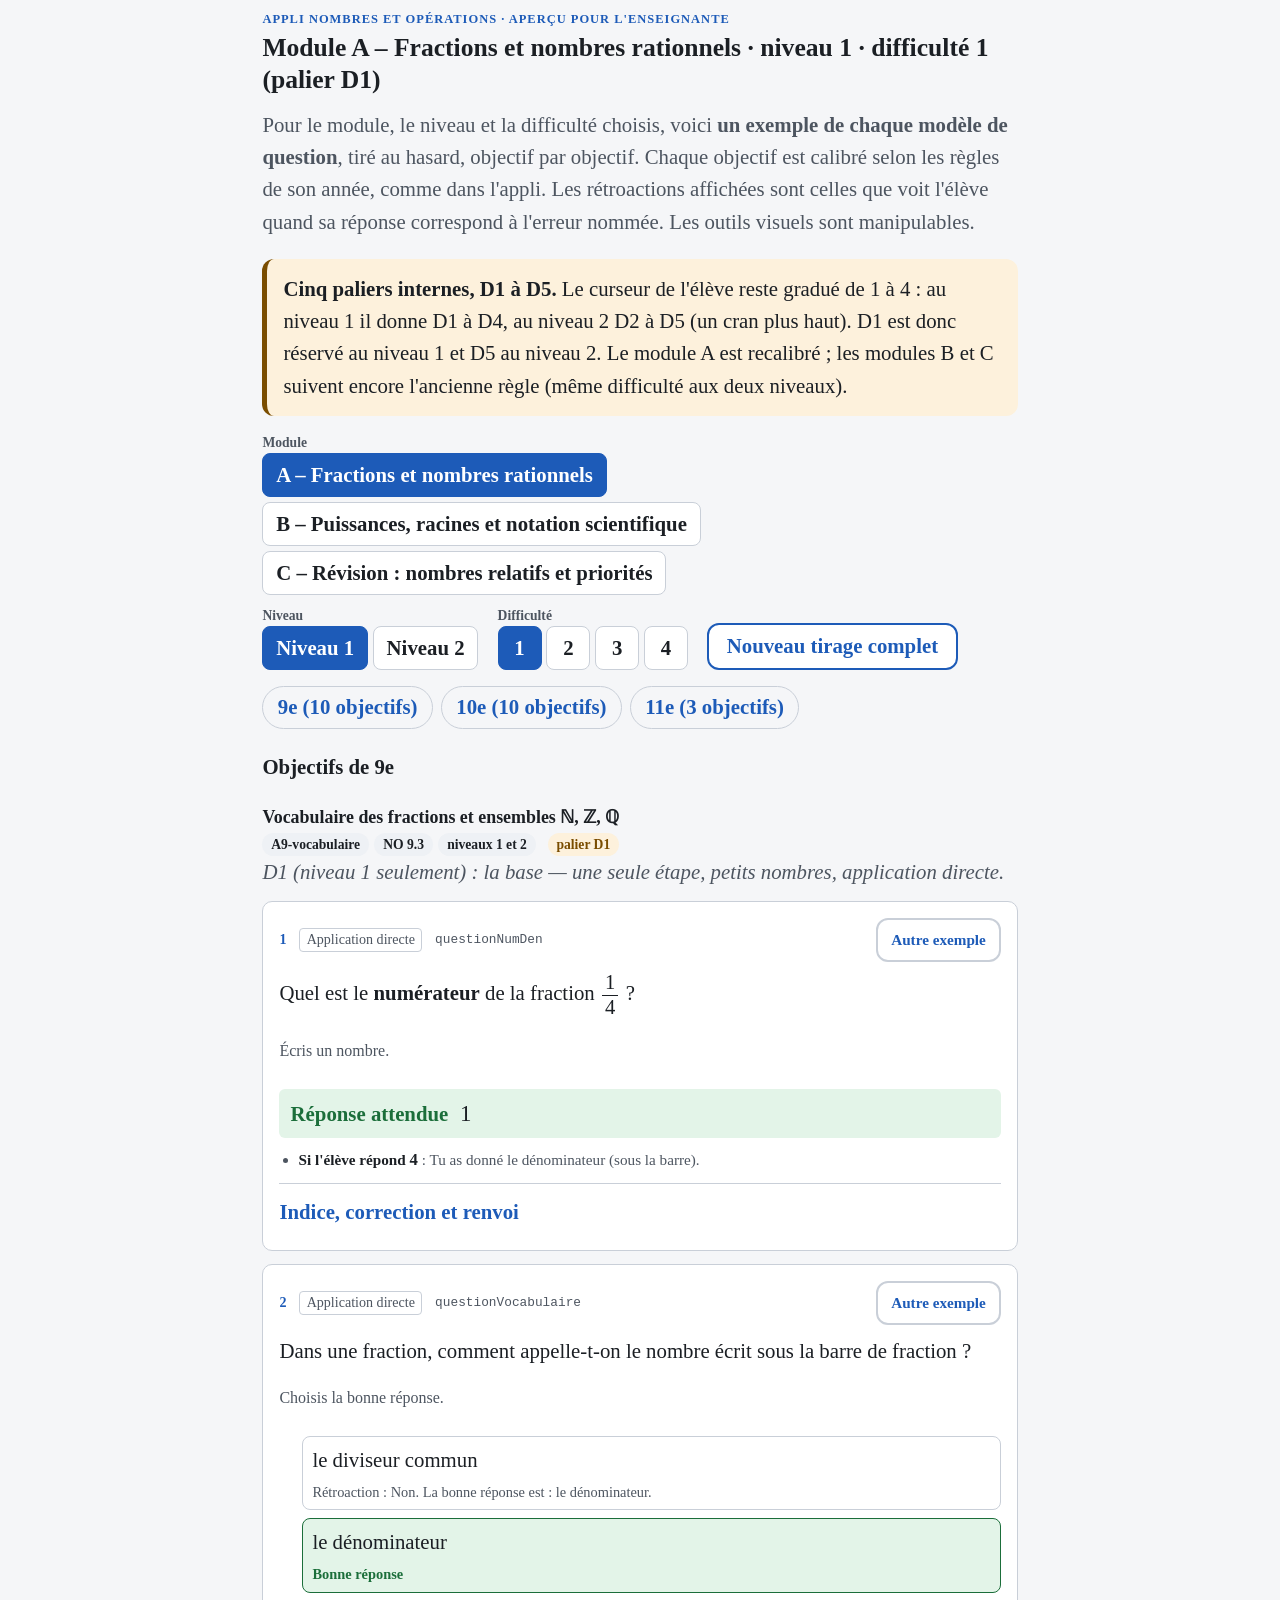
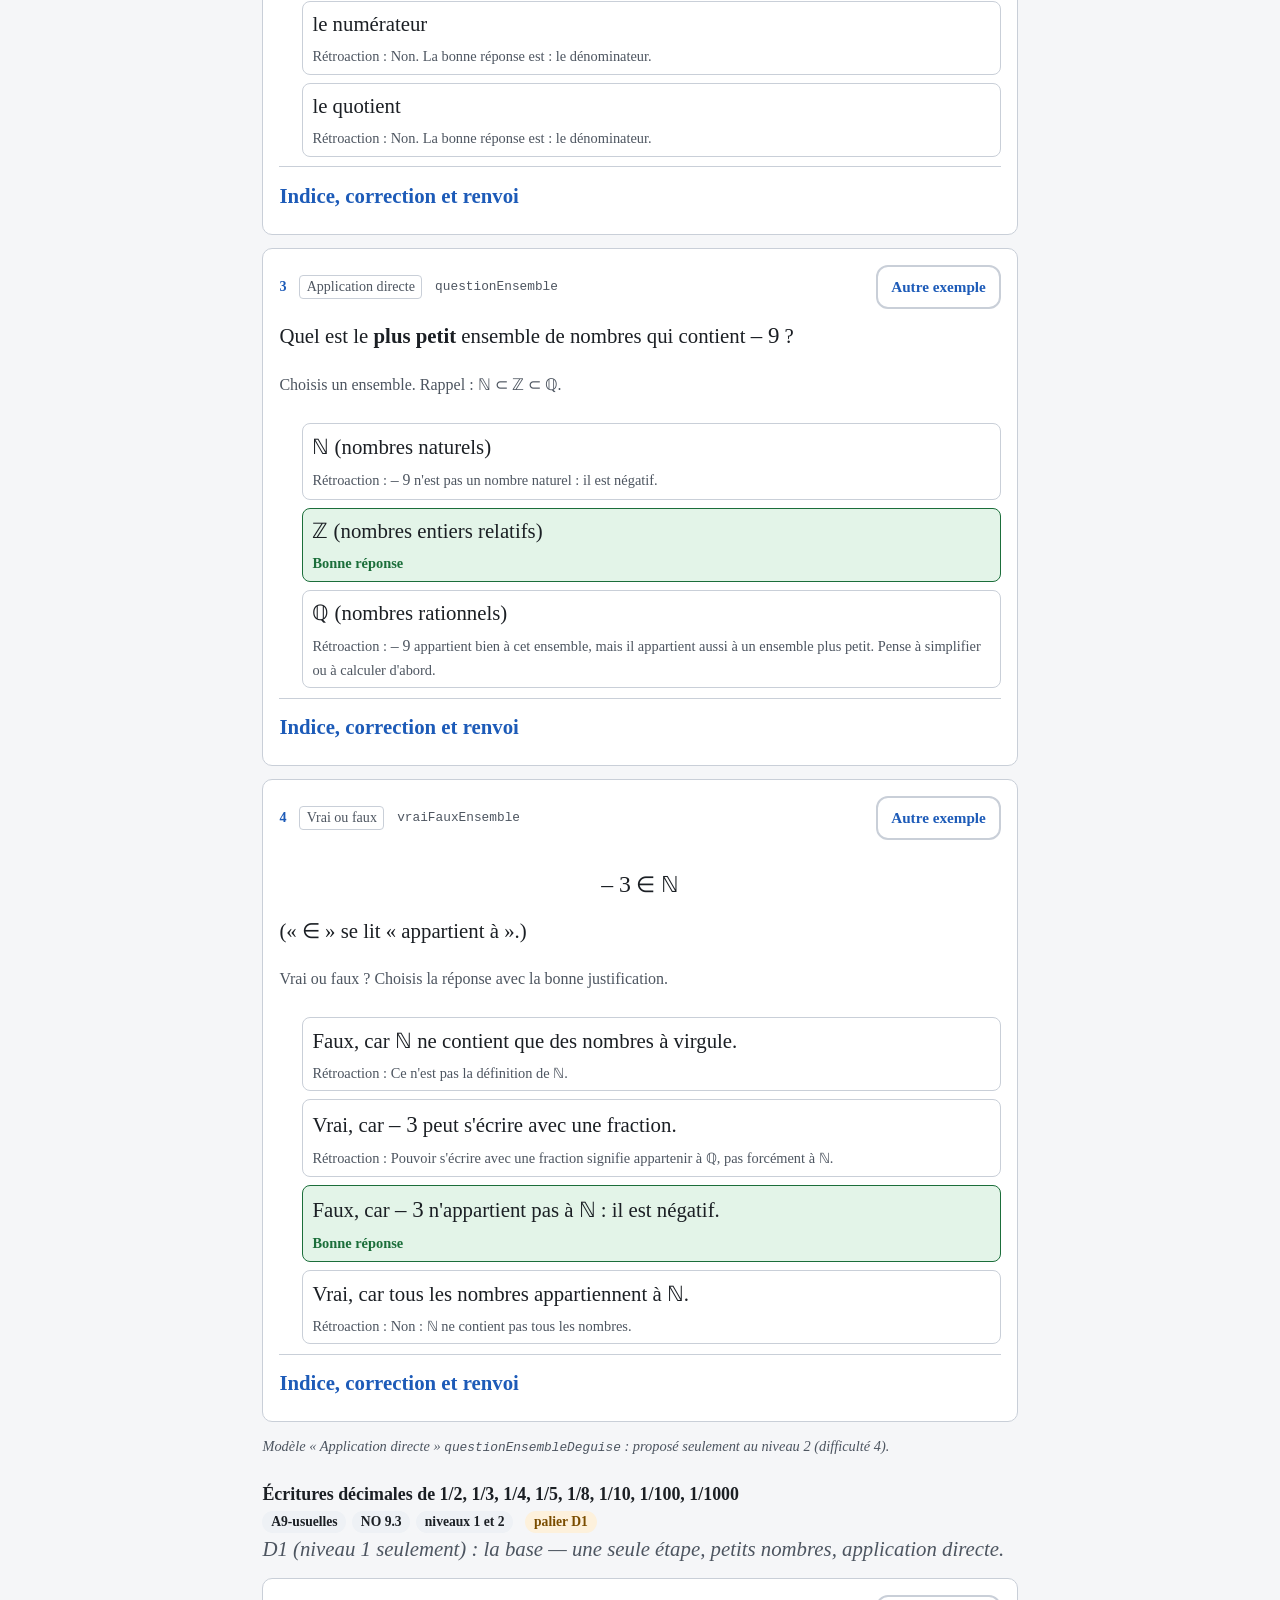
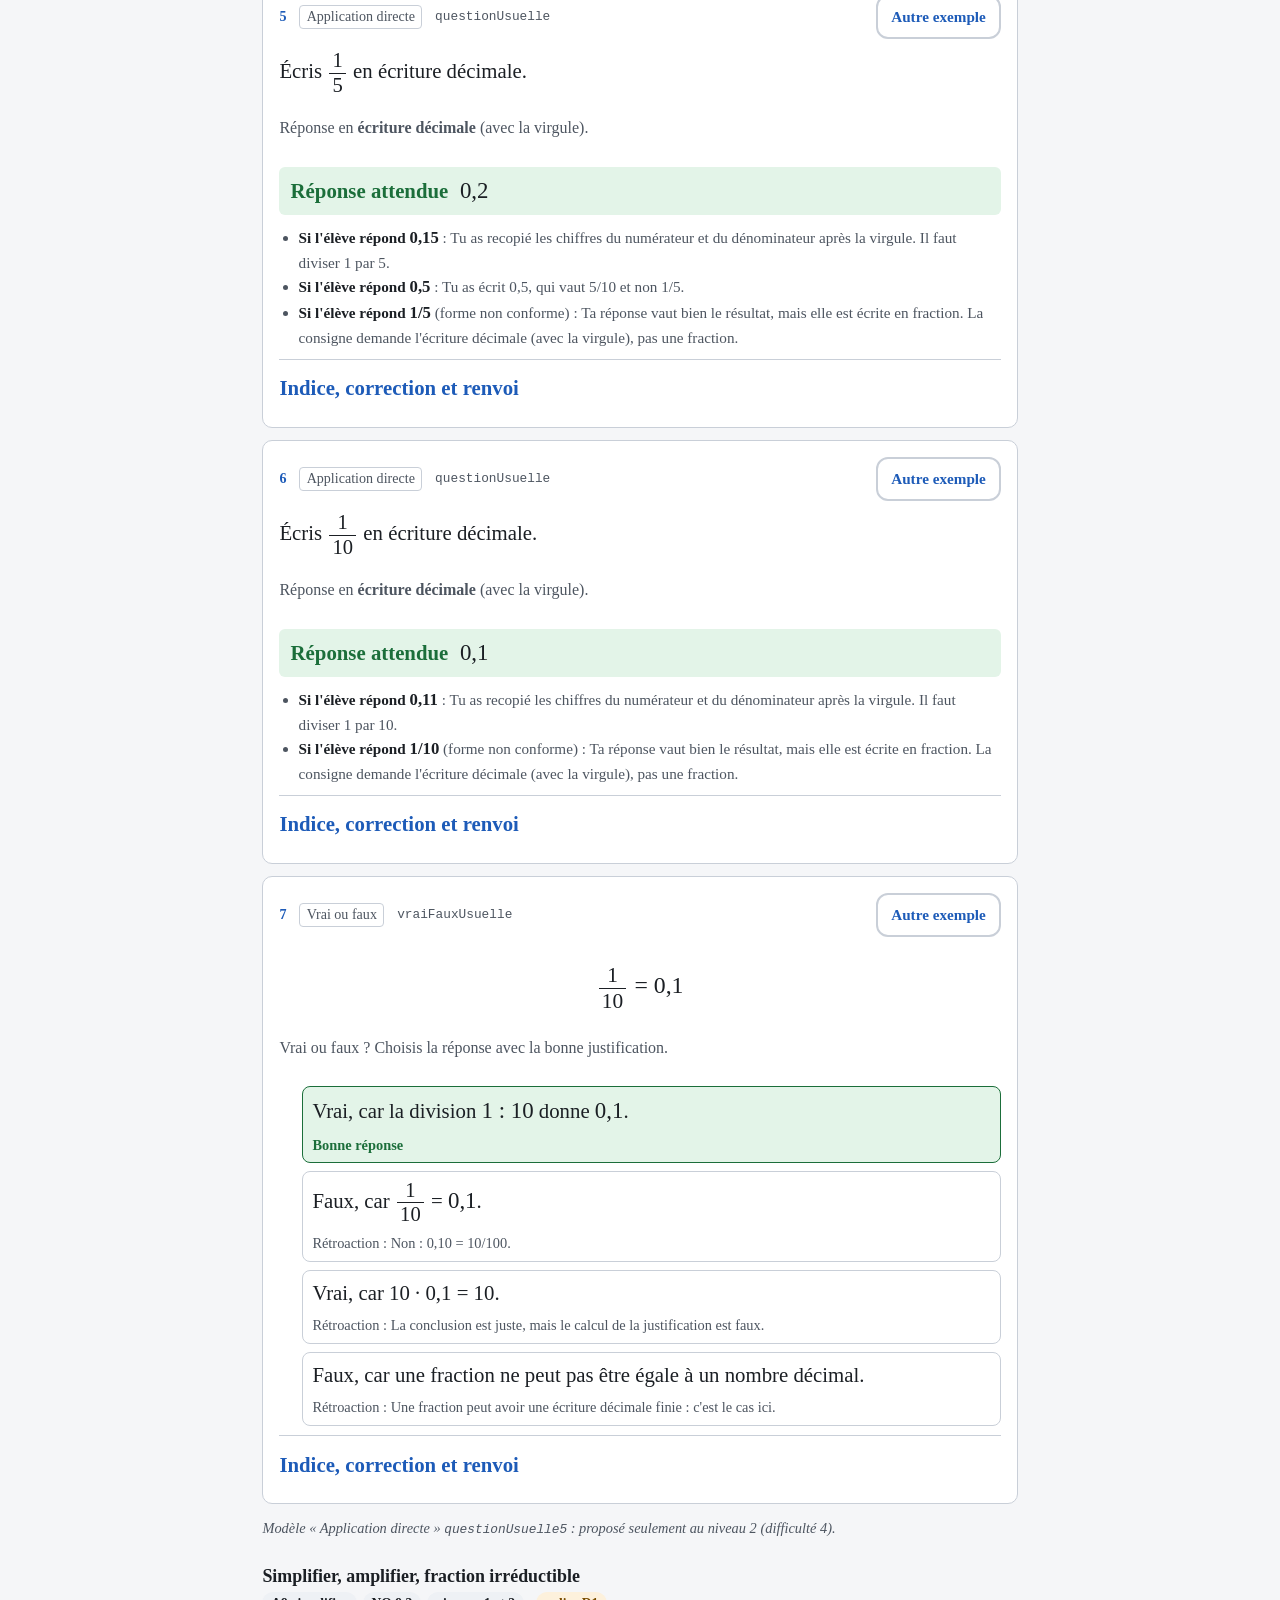
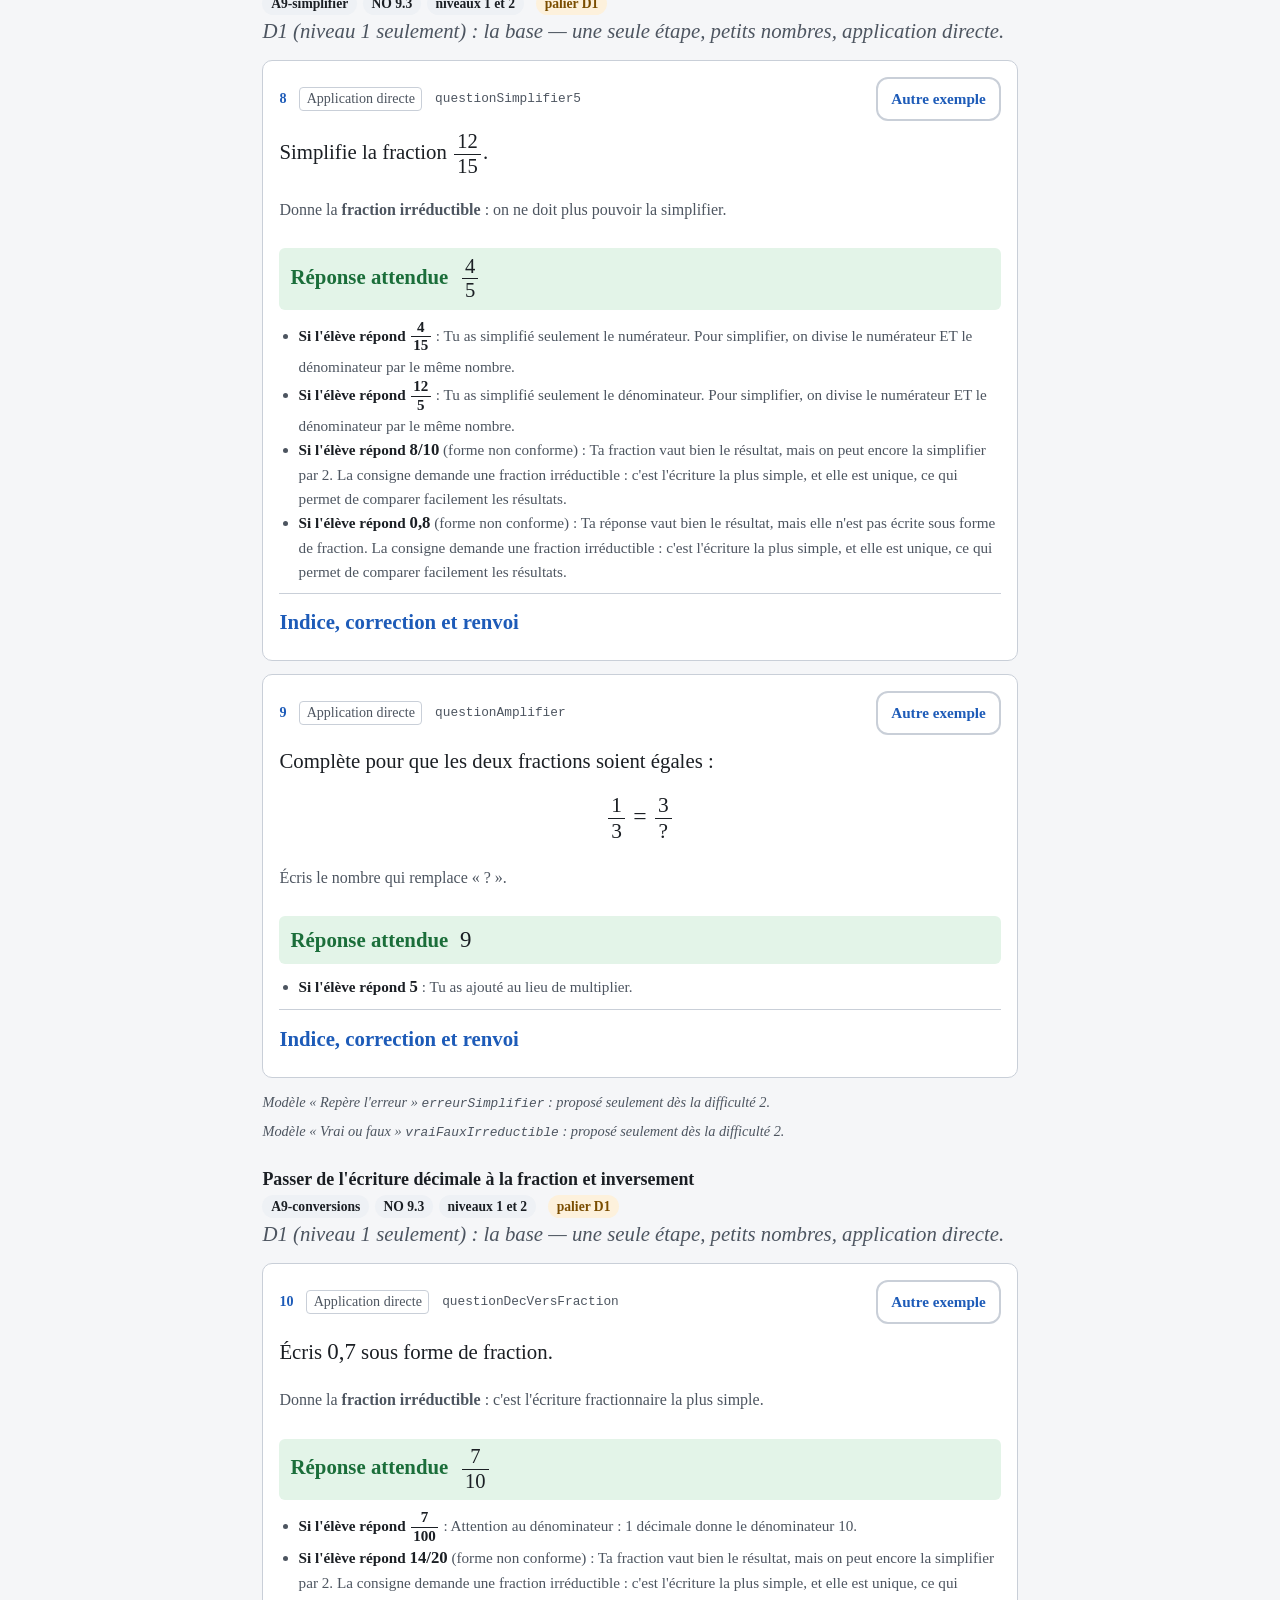
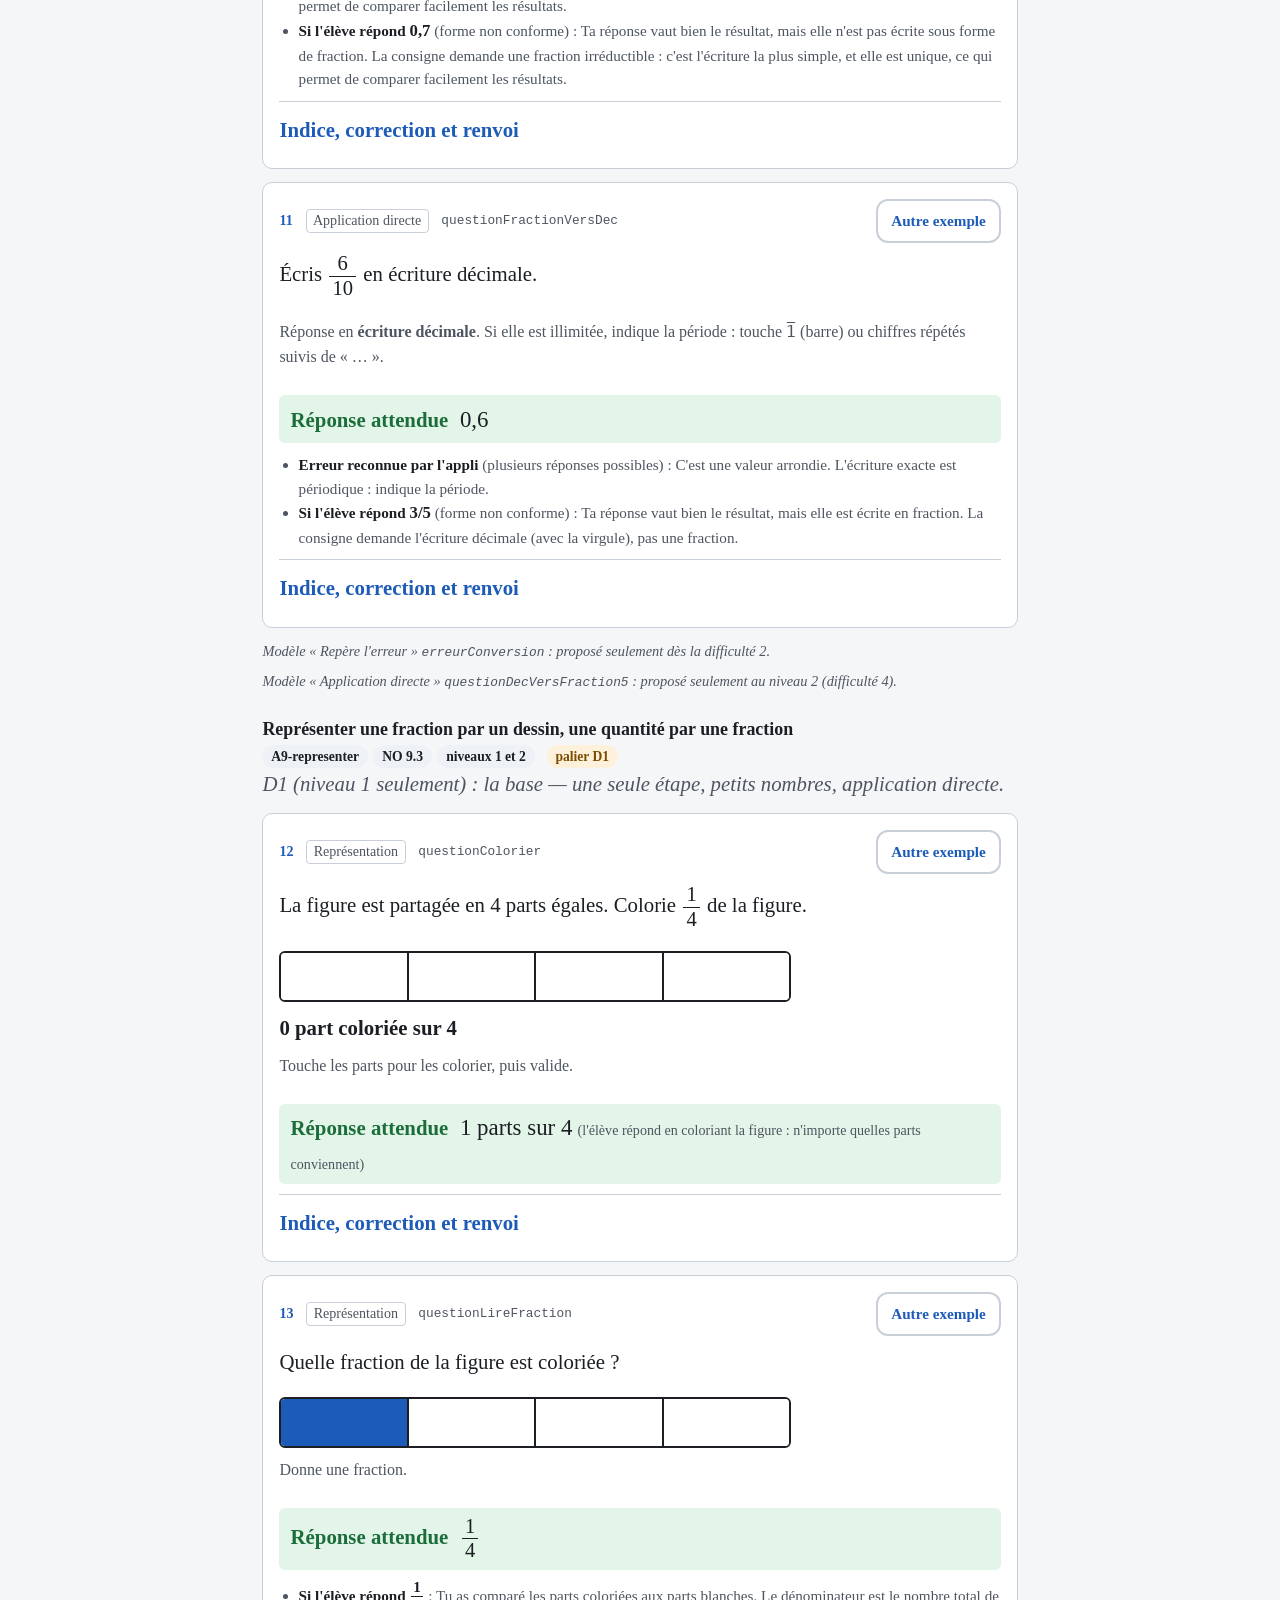
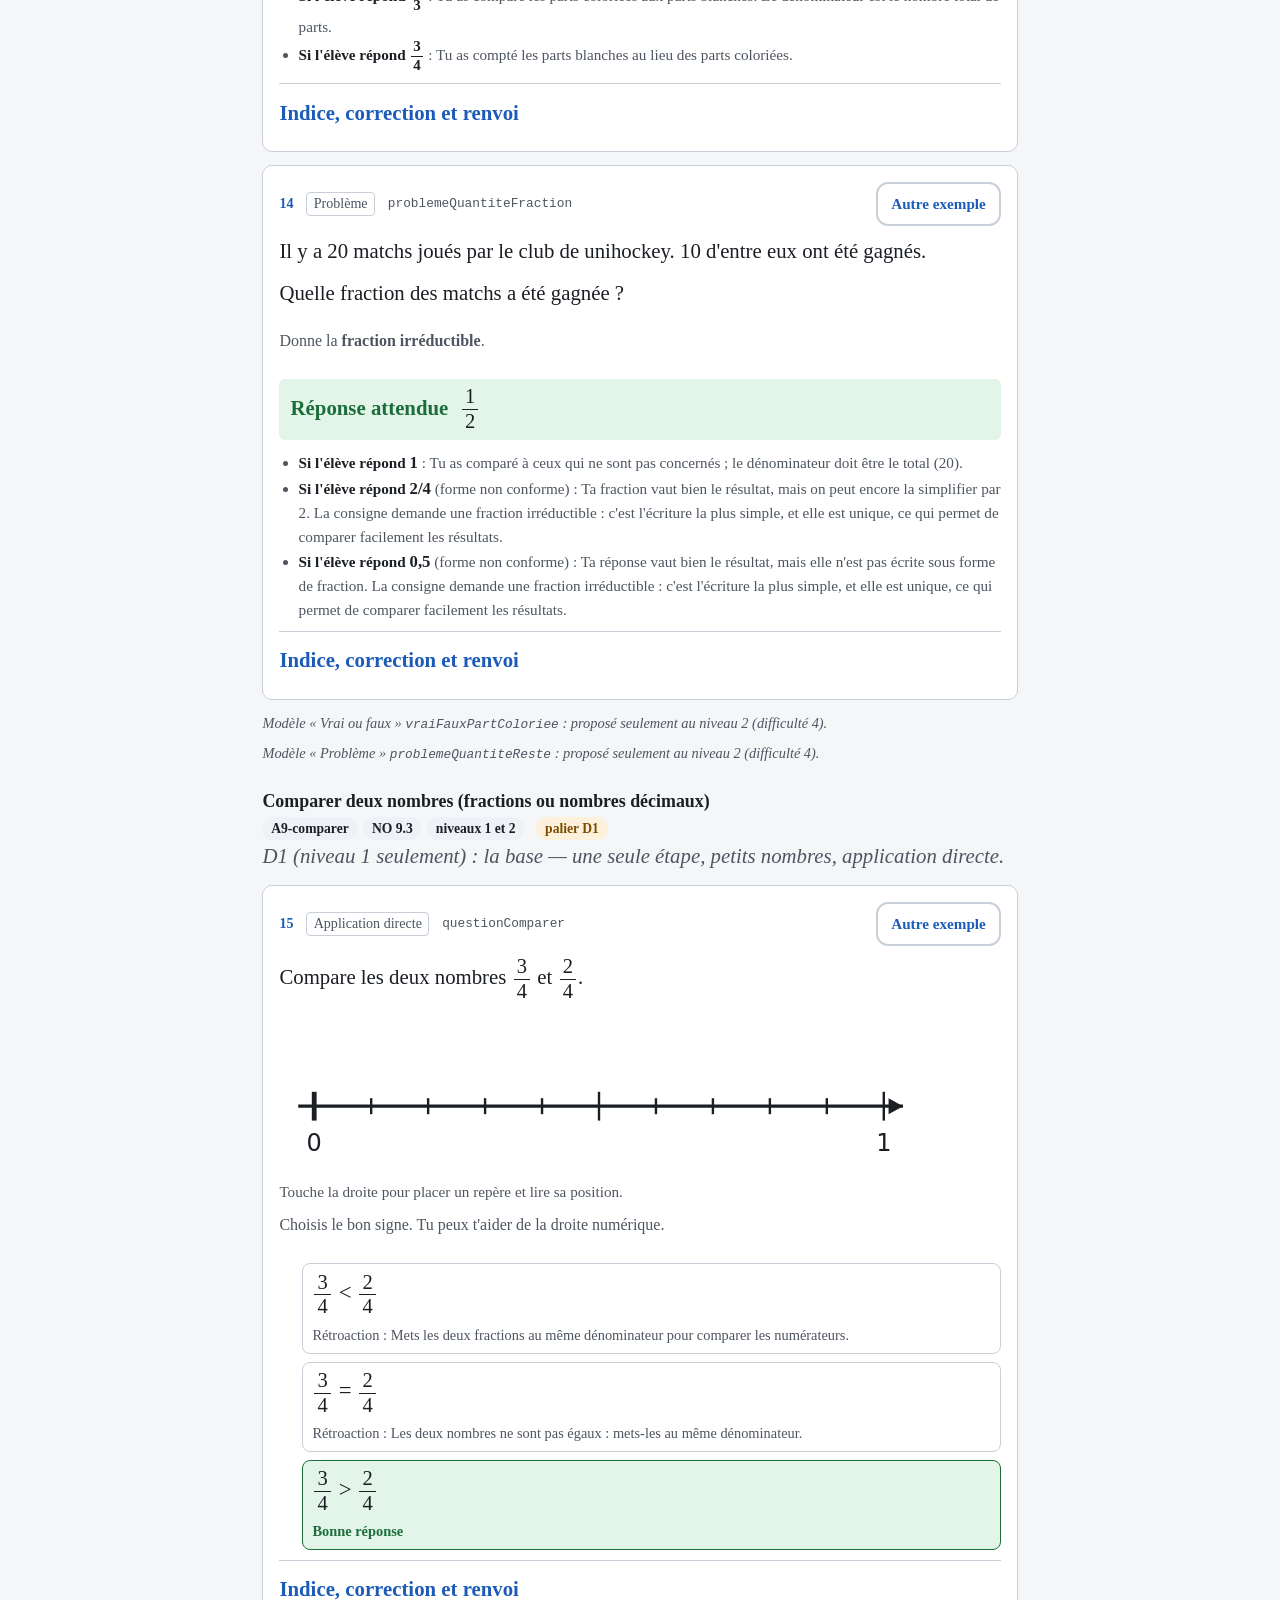
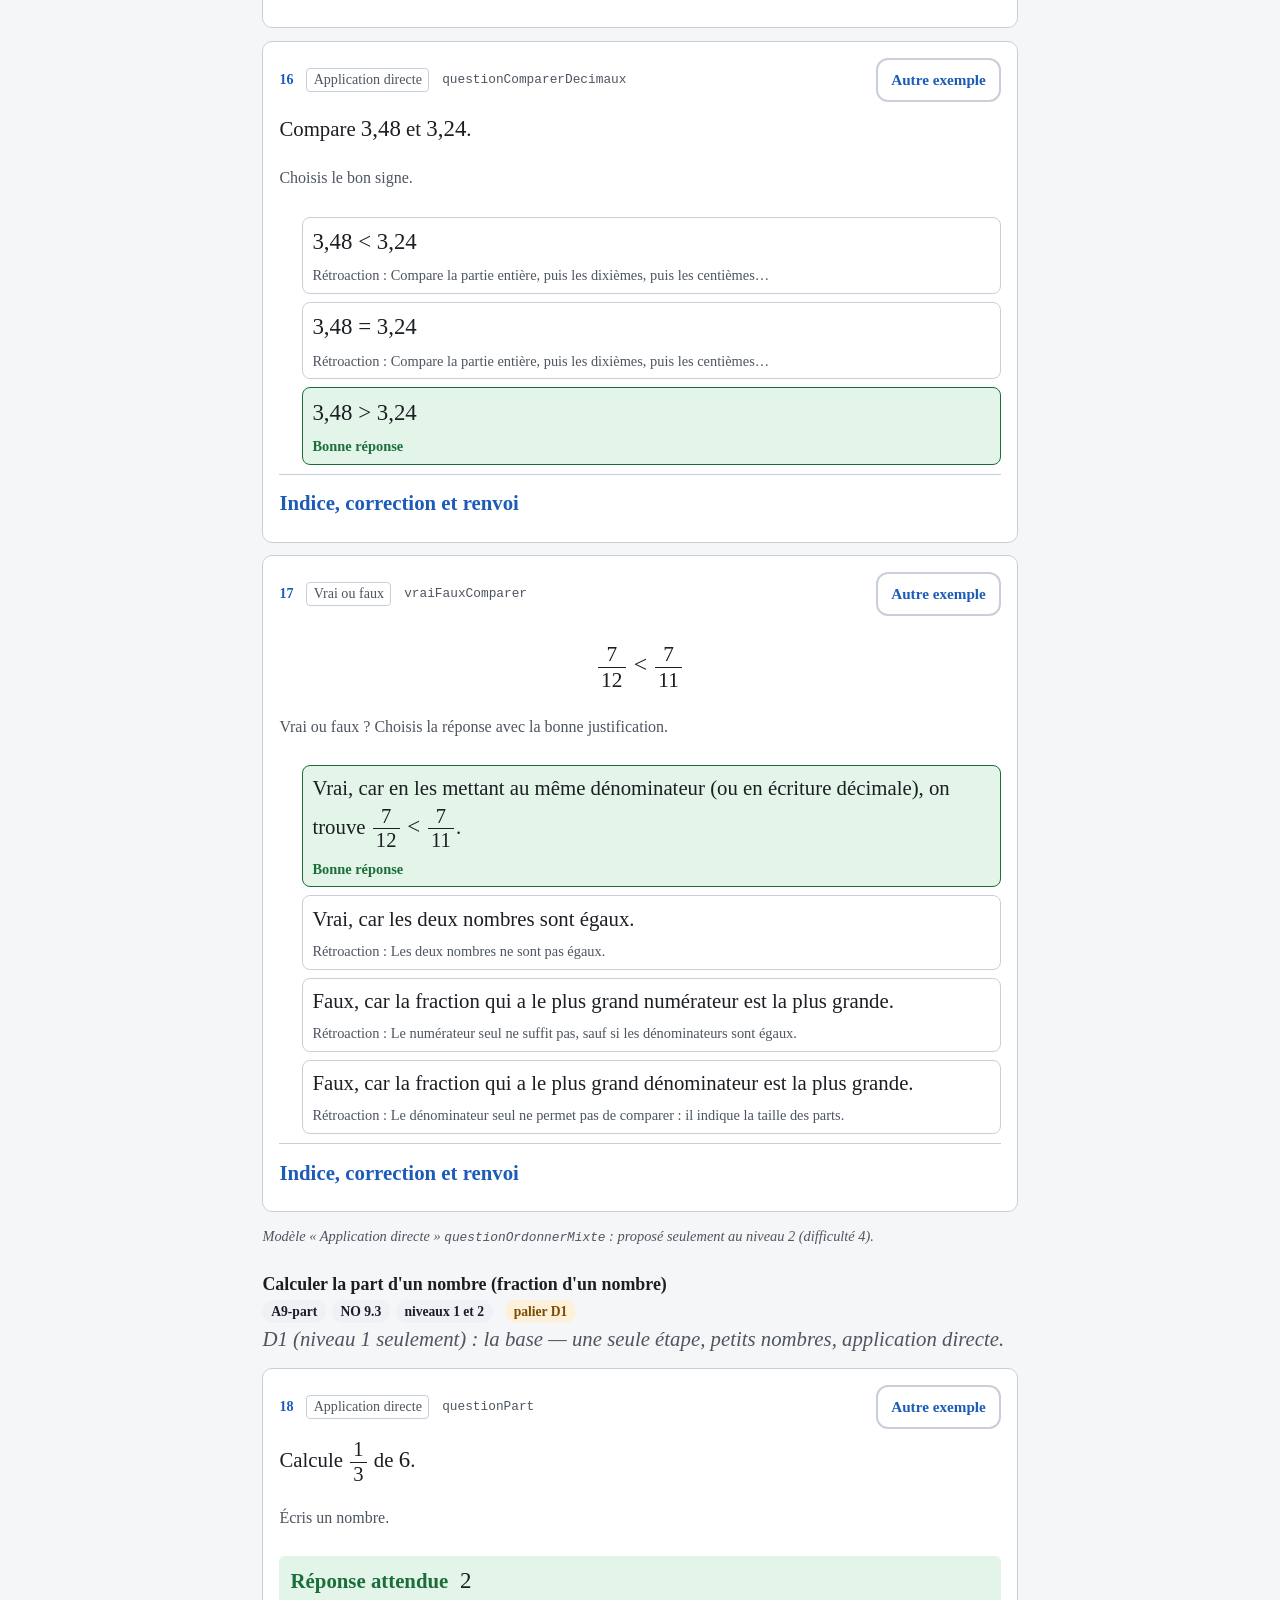
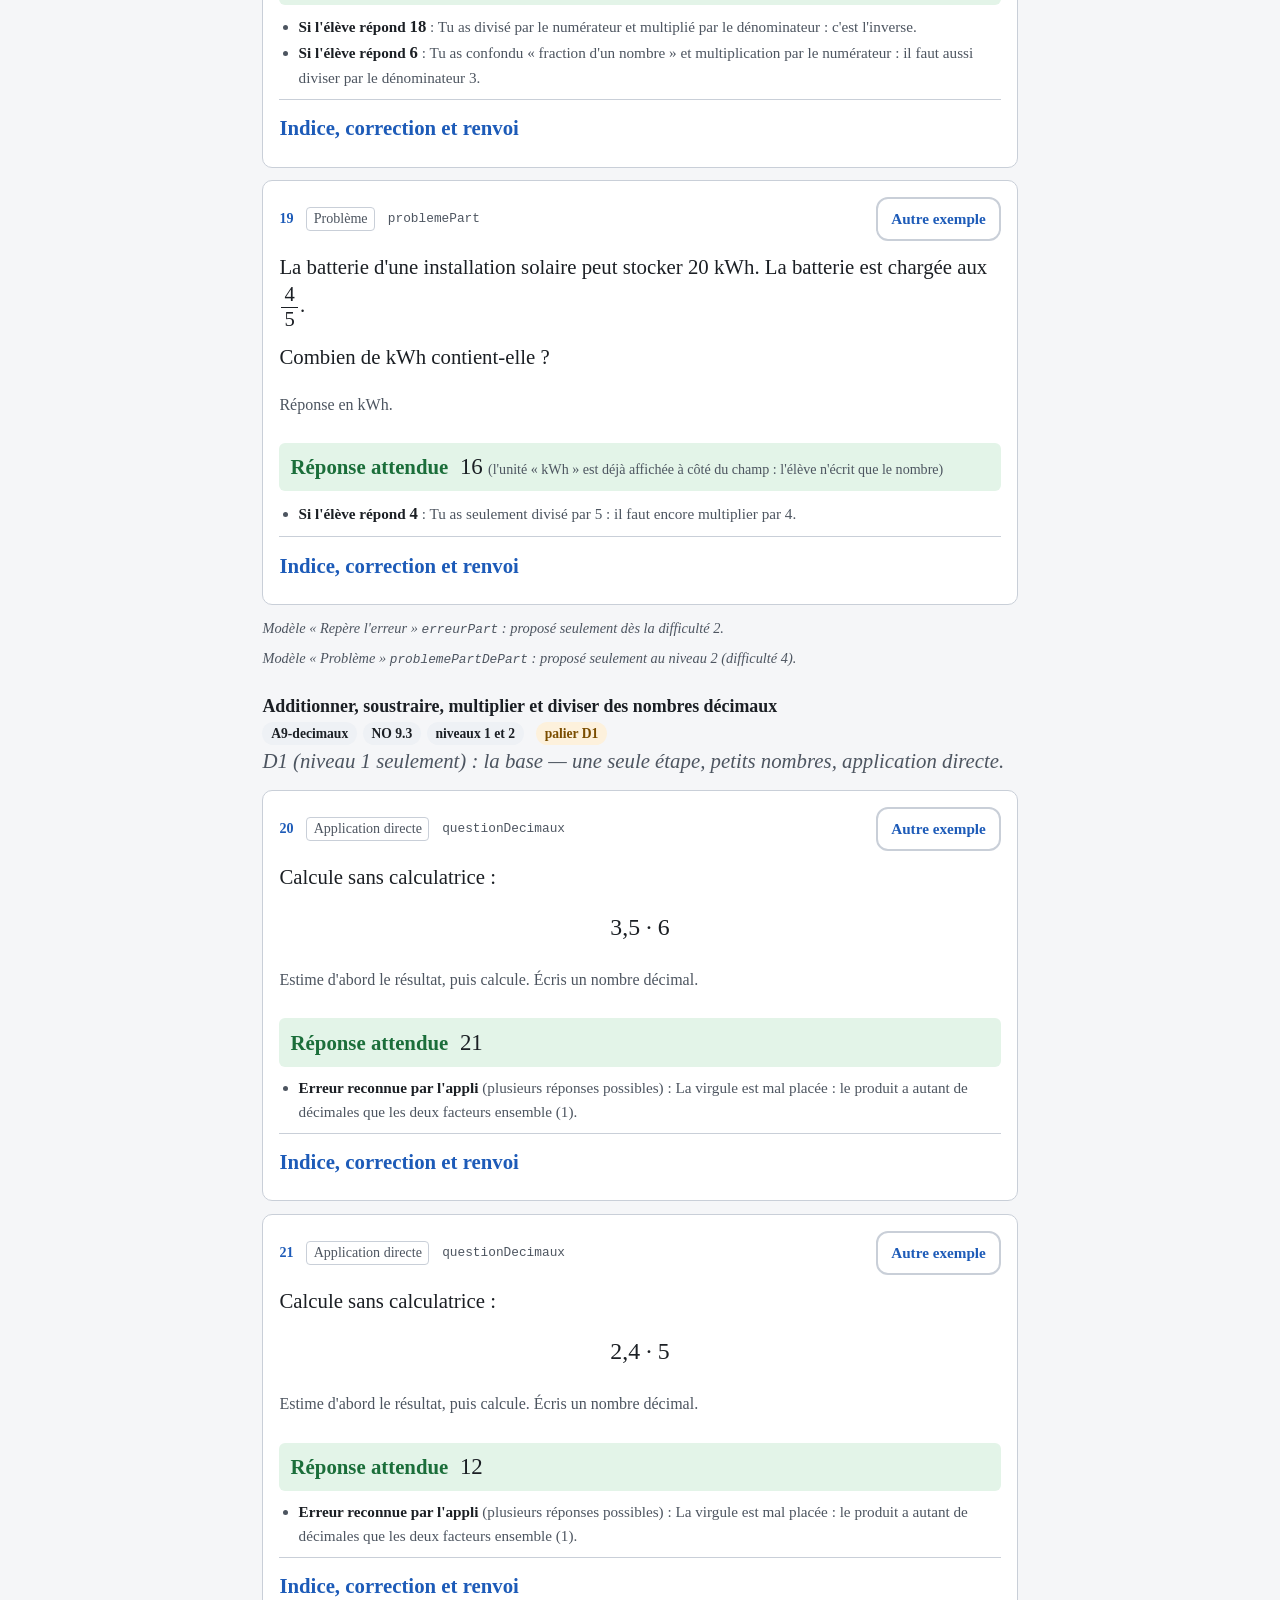
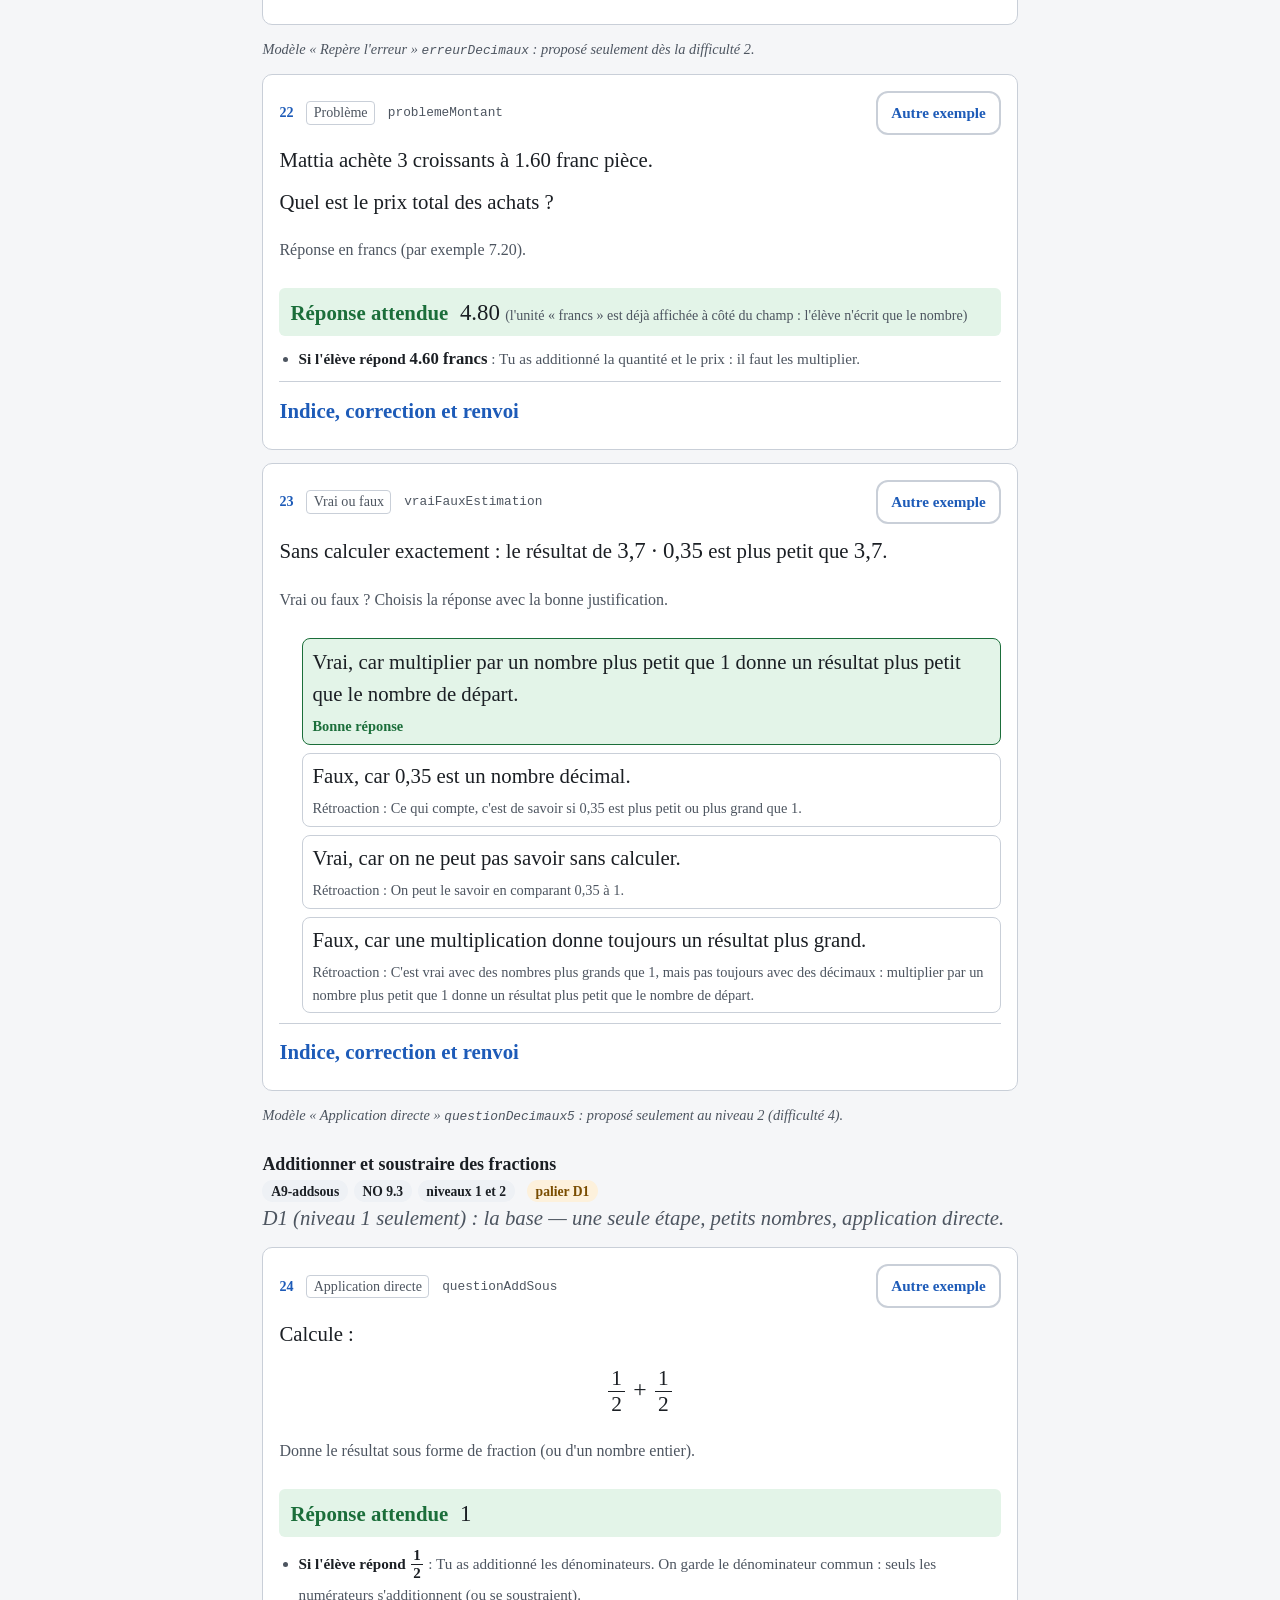
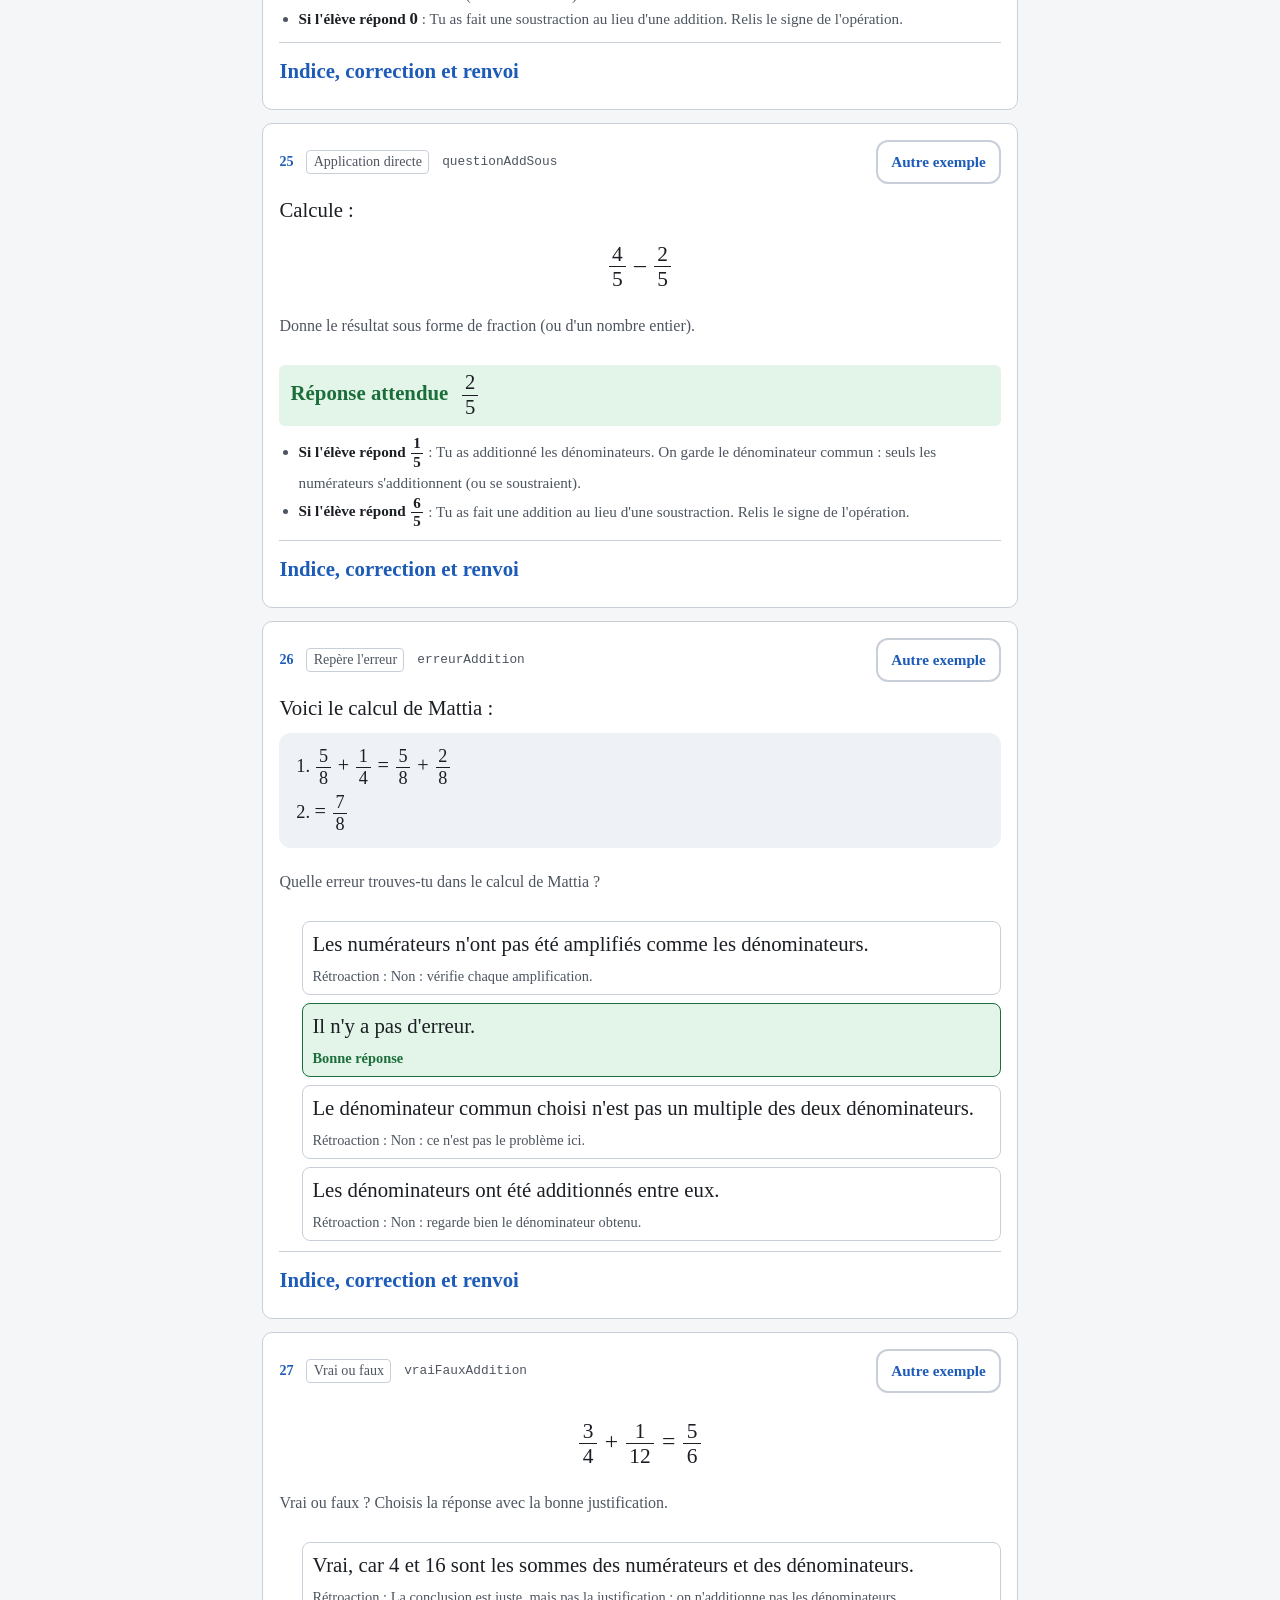
<file: nombres/apercu.html>
<!doctype html>
<html lang="fr-CH">
<head>
  <meta charset="utf-8">
  <meta name="viewport" content="width=device-width, initial-scale=1">
  <meta name="referrer" content="no-referrer">
  <meta name="robots" content="noindex">
  <title>Aperçu Nombres</title>
  <link rel="stylesheet" href="../assets/commun.css">
  <link rel="stylesheet" href="nombres.css">
  <link rel="stylesheet" href="apercu.css">
</head>
<body>
  <main id="contenu" class="page apercu">
    <header>
      <p class="sur">Appli Nombres et opérations · aperçu pour l'enseignante</p>
      <h1 id="titre-apercu">Aperçu des questions</h1>
      <p class="intro">Pour le module, le niveau et la difficulté choisis, voici <strong>un exemple de chaque modèle de question</strong>, tiré au hasard, objectif par objectif. Chaque objectif est calibré selon les règles de son année, comme dans l'appli. Les rétroactions affichées sont celles que voit l'élève quand sa réponse correspond à l'erreur nommée. Les outils visuels sont manipulables.</p>
      <p class="aide-memoire"><strong>Cinq paliers internes, D1 à D5.</strong> Le curseur de l'élève reste gradué de 1 à 4 : au niveau 1 il donne D1 à D4, au niveau 2 D2 à D5 (un cran plus haut). D1 est donc réservé au niveau 1 et D5 au niveau 2. Le module A est recalibré ; les modules B et C suivent encore l'ancienne règle (même difficulté aux deux niveaux).</p>
      <form class="reglages-apercu" id="reglages" onsubmit="return false">
        <fieldset><legend>Module</legend><div class="segments" data-groupe="module"></div></fieldset>
        <fieldset><legend>Niveau</legend><div class="segments" data-groupe="niveau"></div></fieldset>
        <fieldset><legend>Difficulté</legend><div class="segments" data-groupe="difficulte"></div></fieldset>
        <button type="button" class="bouton-secondaire" id="tout-retirer">Nouveau tirage complet</button>
      </form>
      <nav class="sommaire" id="sommaire" aria-label="Années"></nav>
    </header>
    <div id="apercu"><noscript><p>Cet aperçu a besoin de JavaScript.</p></noscript></div>
  </main>

  <script src="../assets/maths.js"></script>
  <script src="js/outils.js"></script>
  <script src="js/module-a-9e.js"></script>
  <script src="js/module-a-10e-11e.js"></script>
  <script src="js/module-b.js"></script>
  <script src="js/module-c.js"></script>
  <script src="js/catalogue.js"></script>
  <script src="js/visuels.js"></script>
  <script src="js/apercu.js"></script>
</body>
</html>
</file>
<file: assets/commun.css>
/*
 * commun.css — styles partagés de toutes les applis
 * --------------------------------------------------
 * Mobile d'abord (utilisable dès 360 px), thème clair/sombre automatique,
 * zones de clic d'au moins 44 px, focus clavier visible.
 *
 * Classes utiles :
 *   .entete, .entete-titre, [data-profil]   en-tête commun (profil.js le remplit)
 *   .page                                   contenu centré
 *   .section, .grille-cartes, .carte        page d'accueil, listes
 *   .bouton, .bouton-secondaire, .bouton-discret
 *   .champ                                  zone de saisie
 *   .retour.juste / .retour.faux / .retour.info   message après une réponse
 *   .etiquette                              petite pastille (« 10e », « niveau 2 »)
 *   .aide-memoire                           encadré de rappel
 *   .visuellement-cache                     texte pour lecteurs d'écran
 *   .periode, .frac                         période barrée, fraction empilée (Maths.html)
 */

/* ---------- Jetons de couleur ---------- */
:root {
  color-scheme: light dark;
  --fond: #f5f6f8;
  --surface: #ffffff;
  --surface-2: #eef1f5;
  --texte: #1b1f24;
  --texte-doux: #4d5560;
  --bordure: #c9cfd8;
  --accent: #1d5bb8;          /* bleu maths : contraste ≈ 6:1 sur blanc */
  --accent-texte: #ffffff;
  --accent-doux: #e3ecfa;
  --sciences: #1b6e45;        /* vert sciences */
  --sciences-doux: #e1f2e8;
  --juste: #1b6e3a;
  --juste-doux: #e3f4e8;
  --faux: #b0261b;
  --faux-doux: #fbe7e5;
  --info: #7a4d00;
  --info-doux: #fdf1dc;
  --focus: #c25e00;
  --ombre: 0 1px 2px rgba(20, 30, 50, .08), 0 2px 8px rgba(20, 30, 50, .06);

  --rayon: 12px;
  --espace: 1rem;
  --police: system-ui, -apple-system, "Segoe UI", Roboto, "Helvetica Neue", Arial, sans-serif;
  --police-maths: "Cambria Math", "STIX Two Math", "Latin Modern Math", Cambria, Georgia, serif;
}

@media (prefers-color-scheme: dark) {
  :root {
    --fond: #13161b;
    --surface: #1d2128;
    --surface-2: #272c35;
    --texte: #e9ecf0;
    --texte-doux: #b1b8c3;
    --bordure: #434b57;
    --accent: #8db8ff;
    --accent-texte: #0d1626;
    --accent-doux: #1e2c44;
    --sciences: #74d39f;
    --sciences-doux: #183327;
    --juste: #7fd99c;
    --juste-doux: #173323;
    --faux: #ff9d93;
    --faux-doux: #3b1d1b;
    --info: #f3c06b;
    --info-doux: #362a15;
    --focus: #ffb35c;
    --ombre: 0 1px 2px rgba(0, 0, 0, .4);
  }
}

/* ---------- Base ---------- */
*, *::before, *::after { box-sizing: border-box; }
[hidden] { display: none !important; }

html {
  -webkit-text-size-adjust: 100%;
  text-size-adjust: 100%;
}

body {
  margin: 0;
  min-height: 100vh;
  background: var(--fond);
  color: var(--texte);
  font-family: var(--police);
  font-size: 1.125rem;          /* 18 px : très lisible sur téléphone */
  line-height: 1.55;
  overflow-wrap: break-word;
  overflow-x: hidden;
}

h1, h2, h3 { line-height: 1.25; margin: 1.2em 0 .5em; }
h1 { font-size: 1.6rem; }
h2 { font-size: 1.3rem; }
h3 { font-size: 1.12rem; }
p { margin: 0 0 1em; }

a { color: var(--accent); text-underline-offset: .15em; }
img, svg, canvas, video { max-width: 100%; height: auto; }

:focus-visible {
  outline: 3px solid var(--focus);
  outline-offset: 2px;
  border-radius: 4px;
}

.maths { font-family: var(--police-maths); font-size: 1.1em; }

.visuellement-cache {
  position: absolute !important;
  width: 1px; height: 1px;
  margin: -1px; padding: 0; border: 0;
  overflow: hidden; clip: rect(0 0 0 0); white-space: nowrap;
}

.lien-evitement {
  position: absolute; left: .5rem; top: -4rem;
  background: var(--surface); color: var(--texte);
  padding: .6rem 1rem; border-radius: var(--rayon); z-index: 10;
}
.lien-evitement:focus { top: .5rem; }

/* ---------- En-tête commun ---------- */
.entete {
  display: flex;
  flex-wrap: wrap;
  align-items: center;
  justify-content: space-between;
  gap: .5rem 1rem;
  padding: .5rem var(--espace);
  background: var(--surface);
  border-bottom: 1px solid var(--bordure);
}
.entete-titre {
  display: inline-flex;
  align-items: center;
  min-height: 44px;
  font-weight: 700;
  color: var(--texte);
  text-decoration: none;
}
.entete-titre:hover { text-decoration: underline; }

.profil-zone {
  display: flex;
  flex-wrap: wrap;
  align-items: center;
  gap: .25rem .75rem;
}
.profil-actuel { color: var(--texte-doux); font-size: .95rem; }
.profil-actuel strong { color: var(--texte); }

/* ---------- Mise en page ---------- */
.page {
  width: 100%;
  max-width: 60rem;
  margin: 0 auto;
  padding: var(--espace);
}
.intro { color: var(--texte-doux); }

.section { margin-top: 1.5rem; }
.section > h2 { display: flex; align-items: center; gap: .5rem; }
.section > h2::before {
  content: "";
  width: .5rem; height: 1.2em;
  border-radius: 4px;
  background: var(--accent);
}
.section-sciences > h2::before { background: var(--sciences); }

.grille-cartes {
  display: grid;
  grid-template-columns: 1fr;
  gap: var(--espace);
  list-style: none;
  margin: 0; padding: 0;
}
@media (min-width: 40rem) {
  .grille-cartes { grid-template-columns: repeat(2, 1fr); }
}
@media (min-width: 60rem) {
  .grille-cartes { grid-template-columns: repeat(3, 1fr); }
}

.carte {
  position: relative;
  display: flex;
  flex-direction: column;
  gap: .35rem;
  padding: 1rem 1.1rem;
  background: var(--surface);
  border: 1px solid var(--bordure);
  border-left: 6px solid var(--accent);
  border-radius: var(--rayon);
  box-shadow: var(--ombre);
}
.section-sciences .carte { border-left-color: var(--sciences); }
.carte h3 { margin: 0; font-size: 1.15rem; }
.carte p { margin: 0; color: var(--texte-doux); font-size: 1rem; }
.carte a {
  color: var(--texte);
  text-decoration: none;
}
/* toute la carte est cliquable */
.carte a::after { content: ""; position: absolute; inset: 0; border-radius: var(--rayon); }
.carte:hover { border-color: var(--accent); }
.section-sciences .carte:hover { border-color: var(--sciences); }
.carte:focus-within { outline: 3px solid var(--focus); outline-offset: 2px; }
.carte a:focus-visible { outline: none; }

.etiquette {
  display: inline-block;
  padding: .05rem .55rem;
  border-radius: 999px;
  background: var(--surface-2);
  color: var(--texte);
  font-size: .85rem;
  font-weight: 600;
}

.aide-memoire {
  padding: .9rem 1rem;
  margin: 1rem 0;
  background: var(--info-doux);
  border-left: 5px solid var(--info);
  border-radius: var(--rayon);
}

/* ---------- Boutons ---------- */
.bouton, .bouton-secondaire, .bouton-discret {
  display: inline-flex;
  align-items: center;
  justify-content: center;
  gap: .4rem;
  min-height: 44px;
  min-width: 44px;
  padding: .55rem 1.1rem;
  border-radius: var(--rayon);
  border: 2px solid var(--accent);
  font: inherit;
  font-weight: 600;
  line-height: 1.2;
  text-align: center;
  text-decoration: none;
  cursor: pointer;
  touch-action: manipulation;
  -webkit-tap-highlight-color: transparent;
}
.bouton { background: var(--accent); color: var(--accent-texte); }
.bouton:hover { filter: brightness(1.08); }
.bouton-secondaire { background: var(--surface); color: var(--accent); }
.bouton-secondaire:hover { background: var(--accent-doux); }
.bouton-discret {
  background: transparent; color: var(--accent);
  border-color: var(--bordure);
  font-size: .95rem;
  padding: .45rem .8rem;
}
.bouton-discret:hover { background: var(--accent-doux); }
button:disabled { opacity: .5; cursor: not-allowed; }

.actions { display: flex; flex-wrap: wrap; gap: .6rem; margin: 1rem 0; }

/* ---------- Saisie ---------- */
.champ {
  display: block;
  width: 100%;
  min-height: 48px;
  padding: .55rem .8rem;
  font: inherit;
  font-size: 1.25rem;
  color: var(--texte);
  background: var(--surface);
  border: 2px solid var(--bordure);
  border-radius: var(--rayon);
}
.champ:focus { border-color: var(--accent); }
.champ:focus-visible { outline-offset: 1px; }

/* ---------- Retours après une réponse ---------- */
.retour {
  padding: .8rem 1rem;
  margin: 1rem 0;
  border-radius: var(--rayon);
  border-left: 5px solid var(--bordure);
  background: var(--surface-2);
}
.retour:empty { display: none; }
.retour.juste { background: var(--juste-doux); border-color: var(--juste); }
.retour.faux  { background: var(--faux-doux);  border-color: var(--faux); }
.retour.info  { background: var(--info-doux);  border-color: var(--info); }
.retour.juste strong:first-child { color: var(--juste); }
.retour.faux strong:first-child  { color: var(--faux); }

/* ---------- Fenêtre de choix du profil (profil.js) ---------- */
.profil-dialogue {
  width: min(28rem, calc(100vw - 2rem));
  max-height: calc(100vh - 2rem);
  overflow: auto;
  padding: 1.25rem;
  color: var(--texte);
  background: var(--surface);
  border: 1px solid var(--bordure);
  border-radius: var(--rayon);
  box-shadow: 0 10px 40px rgba(0, 0, 0, .3);
}
.profil-dialogue::backdrop { background: rgba(10, 14, 20, .55); }
.profil-dialogue h2 { margin-top: 0; }
.profil-dialogue fieldset {
  border: 0; margin: 0 0 1rem; padding: 0;
}
.profil-dialogue legend { font-weight: 700; margin-bottom: .4rem; padding: 0; }
.choix-groupe { display: flex; flex-wrap: wrap; gap: .5rem; }
.choix {
  position: relative;
  flex: 1 1 4rem;
}
.choix input { position: absolute; opacity: 0; inset: 0; margin: 0; cursor: pointer; }
.choix span {
  display: flex; align-items: center; justify-content: center;
  min-height: 48px;
  padding: .4rem .6rem;
  border: 2px solid var(--bordure);
  border-radius: var(--rayon);
  font-weight: 600;
  text-align: center;
}
.choix input:checked + span {
  border-color: var(--accent);
  background: var(--accent-doux);
  box-shadow: inset 0 0 0 1px var(--accent);
}
.choix input:checked + span::before { content: "✓ "; white-space: pre; }
.choix input:focus-visible + span { outline: 3px solid var(--focus); outline-offset: 2px; }
.profil-message { color: var(--faux); min-height: 1.5em; margin: 0 0 .5rem; }

/* ---------- Clavier mathématique (clavier.js) ---------- */
.clavier {
  display: grid;
  grid-template-columns: repeat(6, minmax(0, 1fr));
  gap: .4rem;
  margin-top: .6rem;
  padding: .5rem;
  background: var(--surface-2);
  border-radius: var(--rayon);
  user-select: none;
  -webkit-user-select: none;
}
.clavier button {
  min-height: 48px;
  min-width: 0;
  padding: 0;
  font: inherit;
  font-family: var(--police-maths);
  font-size: 1.3rem;
  color: var(--texte);
  background: var(--surface);
  border: 1px solid var(--bordure);
  border-radius: 10px;
  cursor: pointer;
  touch-action: manipulation;
  -webkit-tap-highlight-color: transparent;
}
.clavier button:hover { background: var(--accent-doux); }
.clavier button:active { transform: translateY(1px); }
.clavier .touche-op { color: var(--accent); font-weight: 700; }
.clavier .touche-lettre { font-style: italic; }
.clavier .touche-effacer { font-family: var(--police); font-size: 1.1rem; }
.clavier .touche-valider {
  font-family: var(--police);
  font-size: 1rem;
  font-weight: 700;
  color: var(--accent-texte);
  background: var(--accent);
  border-color: var(--accent);
}
.clavier .touche-valider:hover { background: var(--accent); filter: brightness(1.08); }

.apercu {
  min-height: 2.2em;
  margin-top: .4rem;
  padding: .2rem .4rem;
  font-family: var(--police-maths);
  font-size: 1.3rem;
  color: var(--texte);
}
.apercu:empty::before { content: "\00a0"; }

/* ---------- Écriture mathématique (Maths.html, aperçu du clavier) ---------- */
/* Période d'une écriture décimale : 1,18 avec une barre sur 18 */
.periode {
  text-decoration: overline;
  text-decoration-thickness: .08em;
  text-underline-offset: 0;
}
/* Fraction empilée : <span class="frac"><span>3</span><span>4</span></span> */
.frac {
  display: inline-flex;
  flex-direction: column;
  align-items: stretch;      /* la barre couvre toute la largeur, même si le numérateur est plus court */
  text-align: center;
  vertical-align: middle;
  margin: 0 .1em;
  font-size: .9em;
  line-height: 1.15;
}
.frac > span { padding: 0 .15em; }
.frac > span:first-child { border-bottom: .08em solid currentColor; }

/* ---------- Pied de page ---------- */
.pied {
  max-width: 60rem;
  margin: 2rem auto 0;
  padding: 1rem var(--espace) 2rem;
  color: var(--texte-doux);
  font-size: .9rem;
  border-top: 1px solid var(--bordure);
}

/* ---------- Mouvement réduit ---------- */
@media (prefers-reduced-motion: reduce) {
  *, *::before, *::after {
    animation-duration: .001ms !important;
    animation-iteration-count: 1 !important;
    transition-duration: .001ms !important;
    scroll-behavior: auto !important;
  }
}
</file>
<file: algebre/algebre.css>
/*
 * algebre/algebre.css — styles propres à l'appli « Calcul littéral et équations »
 * (complète assets/commun.css ; couleurs = variables communes, clair et sombre)
 */

.petit { font-size: .95rem; color: var(--texte-doux); }

/* ---------- Choix du module ---------- */
.modules li { list-style: none; }
.carte-module {
  display: flex;
  flex-direction: column;
  gap: .35rem;
  width: 100%;
  height: 100%;
  padding: 1rem 1.1rem;
  text-align: left;
  font: inherit;
  color: var(--texte);
  background: var(--surface);
  border: 1px solid var(--bordure);
  border-left: 6px solid var(--accent);
  border-radius: var(--rayon);
  box-shadow: var(--ombre);
  cursor: pointer;
}
.carte-module:hover { border-color: var(--accent); }
.carte-module-titre { font-weight: 700; font-size: 1.1rem; }
.carte-module-texte { color: var(--texte-doux); font-size: 1rem; }
.carte-module-info { font-size: .9rem; color: var(--accent); font-weight: 600; }

/* ---------- Réglages ---------- */
.groupe-objectifs {
  margin: 0 0 1rem;
  padding: .6rem .8rem;
  border: 1px solid var(--bordure);
  border-radius: var(--rayon);
  background: var(--surface);
}
.groupe-objectifs legend { font-weight: 700; padding: 0 .3rem; }
.groupe-plusLoin { border-style: dashed; }
.objectif {
  display: flex;
  align-items: flex-start;
  gap: .6rem;
  padding: .45rem .2rem;
  min-height: 44px;
  cursor: pointer;
  border-bottom: 1px solid var(--surface-2);
}
.objectif:last-child { border-bottom: 0; }
.objectif input { width: 1.3rem; height: 1.3rem; margin-top: .2rem; flex: none; accent-color: var(--accent); }
.objectif-texte { display: flex; flex-direction: column; min-width: 0; }
.objectif-titre { font-weight: 600; }
.objectif-info { font-size: .88rem; color: var(--texte-doux); }
.actions-petites { margin-top: 0; }

.bloc-difficulte {
  margin: 1rem 0;
  padding: .8rem 1rem;
  background: var(--surface);
  border: 1px solid var(--bordure);
  border-radius: var(--rayon);
}
.bloc-difficulte > label { font-weight: 700; display: block; margin-bottom: .3rem; }
.curseur-ligne { display: flex; align-items: center; gap: .6rem; }
.curseur-ligne input[type=range] { flex: 1; min-width: 0; height: 44px; accent-color: var(--accent); }
.difficulte-texte { margin: .3rem 0 0; color: var(--texte-doux); font-size: .95rem; }
.message-erreur { color: var(--faux); min-height: 1.4em; margin: 0; }

/* ---------- Question ---------- */
.question-entete { display: flex; align-items: center; gap: .8rem; flex-wrap: wrap; }
.avancement { margin: 0; font-weight: 700; }
.barre-avancement {
  flex: 1 1 8rem;
  height: .6rem;
  background: var(--surface-2);
  border-radius: 999px;
  overflow: hidden;
}
.barre-avancement span { display: block; height: 100%; background: var(--accent); }
.etiquettes { display: flex; flex-wrap: wrap; gap: .35rem; margin: .6rem 0; }
.etiquette-objectif { font-weight: 500; }
.etiquette-plus-loin { background: var(--info-doux); color: var(--info); margin-left: .4rem; }

.question {
  padding: 1rem;
  background: var(--surface);
  border: 1px solid var(--bordure);
  border-radius: var(--rayon);
  box-shadow: var(--ombre);
}
.enonce p { margin-bottom: .6rem; }
.calcul {
  font-size: 1.35rem;
  text-align: center;
  margin: .8rem 0;
  overflow-x: auto;
  overflow-y: hidden;
  padding: .2rem 0;
}
.consigne { color: var(--texte-doux); font-size: 1rem; }
.calcul-eleve {
  margin: .4rem 0 .8rem;
  padding: .6rem .8rem .6rem 2.2rem;
  background: var(--surface-2);
  border-radius: var(--rayon);
  font-size: 1.15rem;
  overflow-x: auto;
}
.calcul-eleve li { margin: .2rem 0; }
mark.signe-cible {
  background: var(--info-doux);
  color: var(--texte);
  outline: 2px solid var(--info);
  border-radius: 3px;
  padding: 0 .15em;
}

.ligne-champ { display: flex; align-items: center; gap: .5rem; }
.ligne-champ .champ { flex: 1; min-width: 0; }
.suffixe { font-weight: 600; white-space: nowrap; }

.choix-reponses { border: 0; margin: 0; padding: 0; display: grid; gap: .5rem; }
.option {
  position: relative;
  display: flex;
  align-items: center;
  gap: .6rem;
  min-height: 48px;
  padding: .5rem .8rem;
  border: 2px solid var(--bordure);
  border-radius: var(--rayon);
  background: var(--surface);
  cursor: pointer;
}
.option input { width: 1.2rem; height: 1.2rem; flex: none; accent-color: var(--accent); }
.option:has(input:checked) { border-color: var(--accent); background: var(--accent-doux); }
.option:has(input:focus-visible) { outline: 3px solid var(--focus); outline-offset: 2px; }
.option-juste { border-color: var(--juste) !important; background: var(--juste-doux) !important; }
.option-fausse { border-color: var(--faux) !important; background: var(--faux-doux) !important; }
.option > span { min-width: 0; overflow-x: auto; }

/* ---------- Correction ---------- */
.correction {
  margin-top: 1rem;
  padding: .6rem .9rem;
  border: 1px solid var(--bordure);
  border-radius: var(--rayon);
  background: var(--surface-2);
}
.correction summary { cursor: pointer; font-weight: 700; min-height: 44px; display: flex; align-items: center; }
.etapes { list-style: none; margin: .4rem 0; padding: 0; }
.etapes li {
  display: grid;
  grid-template-columns: 1fr;
  gap: .15rem;
  padding: .5rem 0;
  border-bottom: 1px solid var(--bordure);
}
.etapes li:last-child { border-bottom: 0; }
.etape-titre { font-weight: 800; font-size: .85rem; letter-spacing: .04em; color: var(--accent); }
.etape-calcul { font-family: var(--police-maths); font-size: 1.15rem; overflow-x: auto; overflow-y: hidden; }
@media (min-width: 48rem) {
  .etapes li { grid-template-columns: 6.5rem 1fr 1fr; align-items: center; column-gap: 1rem; }
  .etapes .etape-texte:last-child { grid-column: span 2; }
}
.verification { margin: .6rem 0 .2rem; }
.renvoi { margin: .4rem 0 0; font-style: italic; color: var(--texte-doux); }

/* ---------- Bilan ---------- */
.score { font-size: 1.3rem; }
.table-defilante { overflow-x: auto; }
.table-bilan { width: 100%; border-collapse: collapse; background: var(--surface); }
.table-bilan caption { text-align: left; font-weight: 700; padding: .4rem 0; }
.table-bilan th, .table-bilan td { padding: .5rem .6rem; border-bottom: 1px solid var(--bordure); text-align: left; }
.nombre-bilan { white-space: nowrap; font-weight: 700; text-align: right !important; }
.bilan-ok .nombre-bilan { color: var(--juste); }
.bilan-ko .nombre-bilan { color: var(--faux); }
.bilan-moyen .nombre-bilan { color: var(--info); }

/* fractions empilées dans les options et les calculs : pas de débordement */
.frac { vertical-align: middle; }

/* ---------- Spécifique à l'algèbre ---------- */
:root {
  --tuile-pos: #d6e5fb;
  --tuile-pos-bord: #1d5bb8;
  --tuile-pos-texte: #0d2a57;
  --tuile-neg: #fadcd8;
  --tuile-neg-bord: #b0261b;
  --tuile-neg-texte: #5c120c;
  --courbe-0: #1d5bb8;
  --courbe-1: #b0261b;
}
@media (prefers-color-scheme: dark) {
  :root {
    --tuile-pos: #1e3a66;
    --tuile-pos-bord: #8db8ff;
    --tuile-pos-texte: #e6efff;
    --tuile-neg: #5a2420;
    --tuile-neg-bord: #ff9d93;
    --tuile-neg-texte: #ffe6e3;
    --courbe-0: #8db8ff;
    --courbe-1: #ff9d93;
  }
}

.titre-outils { margin-top: 2rem; }
.carte-outil { border-left-color: var(--info); }
.carte-inactive { opacity: .7; cursor: default; border-left-color: var(--bordure); }
.affirmation { font-size: 1.15rem; font-weight: 600; }
.operation { color: var(--texte-doux); font-family: var(--police); font-size: .9em; margin-left: .6em; white-space: nowrap; }
.etiquette-champ { display: block; font-weight: 600; margin: .4rem 0 .2rem; }
.champ-court { display: inline-block; width: 9rem; min-width: 0; }
.ligne-facteurs .champ-court { width: 6.5rem; }
.champ-faux { border-color: var(--faux) !important; }
.zone-outil { margin-top: 1rem; }
.ligne-facteurs { display: flex; flex-wrap: nowrap; align-items: center; gap: .3rem; font-family: var(--police-maths); font-size: 1.3rem; }

/* système d'équations */
.systeme { display: flex; align-items: stretch; gap: .4rem; margin: .6rem 0; font-size: 1.2rem; }
.accolade { font-size: 3.2rem; line-height: 1; font-weight: 300; display: flex; align-items: center; }
.systeme-lignes { display: flex; flex-direction: column; justify-content: center; gap: .3rem; }
.numero { color: var(--texte-doux); font-size: .85em; margin-left: .5em; }

/* outils : cadre commun */
.outil {
  padding: .8rem;
  border: 1px dashed var(--bordure);
  border-radius: var(--rayon);
  background: var(--surface);
}
.legende-tuiles { margin: 0 0 .6rem; color: var(--texte-doux); font-size: .95rem; }
.message-outil { min-height: 1.5em; margin: .4rem 0 0; font-size: 1rem; }
.message-outil.faux { color: var(--faux); font-weight: 600; }
.message-outil.juste { color: var(--juste); }
.message-outil.info { color: var(--info); }
.actions-outil { margin: .6rem 0 0; }
.cadre-svg { width: 100%; max-width: 34rem; }
.cadre-svg svg { display: block; width: 100%; height: auto; }

/* tuiles */
.tapis {
  display: flex; flex-wrap: wrap; align-items: flex-start; gap: .8rem;
  min-height: 4rem; padding: .7rem;
  border-radius: var(--rayon);
  background: var(--surface-2);
}
.groupe-tuiles, .rangee-tuiles { display: flex; flex-wrap: wrap; align-items: flex-start; gap: .3rem; }
.rangee-tuiles { width: 100%; }
.tuile {
  display: inline-flex; align-items: center; justify-content: center;
  padding: 0; margin: 0;
  border: 2px solid; border-radius: 4px;
  font: inherit; font-family: var(--police-maths); font-size: .95rem; font-weight: 700;
  cursor: grab; touch-action: none; user-select: none; -webkit-user-select: none;
  -webkit-tap-highlight-color: transparent;
}
.tuile.t2 { width: 3.4rem; height: 3.4rem; }
.tuile.t1 { width: 1.9rem; height: 3.4rem; }
.tuile.t0 { width: 1.9rem; height: 1.9rem; font-size: .85rem; }
.tuile.positive, .tuile-mini.positive { background: var(--tuile-pos); border-color: var(--tuile-pos-bord); color: var(--tuile-pos-texte); }
.tuile.negative, .tuile-mini.negative { background: var(--tuile-neg); border-color: var(--tuile-neg-bord); color: var(--tuile-neg-texte); border-style: dashed; }
.tuile.choisie { outline: 3px solid var(--focus); outline-offset: 2px; transform: translateY(-2px); }
.tuile.glisse { position: relative; z-index: 5; cursor: grabbing; box-shadow: 0 6px 16px rgba(0,0,0,.25); }
.tuile-mini { display: inline-block; vertical-align: middle; border: 2px solid; border-radius: 3px; }
.tuile-mini.t2 { width: 1.1rem; height: 1.1rem; }
.tuile-mini.t1 { width: .55rem; height: 1.1rem; }
.tuile-mini.t0 { width: .55rem; height: .55rem; }
.tapis-vide { margin: 0; color: var(--texte-doux); }
.total-tuiles { font-weight: 700; font-family: var(--police-maths); font-size: 1.15rem; margin: .4rem 0 0; }

/* aire */
.svg-aire .tuile-svg.positive { fill: var(--tuile-pos); stroke: var(--tuile-pos-bord); stroke-width: 1.5; }
.svg-aire .tuile-svg.negative { fill: var(--tuile-neg); stroke: var(--tuile-neg-bord); stroke-width: 1.5; stroke-dasharray: 4 2; }
.svg-aire .case-vide { fill: transparent; stroke: var(--bordure); stroke-width: 1.2; stroke-dasharray: 3 3; }
.svg-aire .case-aire { cursor: pointer; }
.svg-aire .case-aire:focus-visible { outline: none; }
.svg-aire .case-aire:focus-visible rect { stroke: var(--focus); stroke-width: 3; }
.svg-aire .texte-tuile { font-family: var(--police-maths); font-size: 10px; font-weight: 700; text-anchor: middle; fill: var(--texte); pointer-events: none; }

/* balance */
.scene-balance { position: relative; padding: .4rem 0 2.2rem; margin: .4rem 0; }
.fleau {
  display: flex; align-items: center; justify-content: center; gap: .4rem;
  padding-bottom: .4rem;
  border-bottom: 6px solid var(--texte-doux);
  border-radius: 3px;
  transition: transform .5s ease;
  transform-origin: 50% 100%;
}
.fleau.penche-g { transform: rotate(-7deg); }
.fleau.penche-d { transform: rotate(7deg); }
.plateau {
  flex: 1 1 0; min-width: 0;
  padding: .6rem .4rem;
  text-align: center;
  font-family: var(--police-maths); font-size: 1.25rem; font-weight: 700;
  background: var(--accent-doux); color: var(--texte);
  border: 2px solid var(--accent); border-radius: 0 0 1.2rem 1.2rem;
  overflow-wrap: anywhere;
}
.egal { font-size: 1.6rem; font-weight: 700; color: var(--texte-doux); }
.pied-balance {
  position: absolute; left: 50%; bottom: 0;
  width: 0; height: 0;
  border-left: 1.1rem solid transparent; border-right: 1.1rem solid transparent;
  border-bottom: 2rem solid var(--texte-doux);
  transform: translateX(-50%);
}
.etat-balance { font-weight: 700; color: var(--juste); min-height: 1.4em; margin: .2rem 0; }
.commandes-balance { border: 1px solid var(--bordure); border-radius: var(--rayon); padding: .5rem .7rem; margin: .4rem 0; min-width: 0; }
.commandes-balance legend { font-weight: 700; padding: 0 .3rem; }
.choix-operation { display: grid; grid-template-columns: repeat(2, minmax(0, 1fr)); gap: .4rem; }
@media (min-width: 40rem) { .choix-operation { grid-template-columns: repeat(4, minmax(0, 1fr)); } }
.option-operation, .option-membre {
  display: flex; align-items: center; gap: .4rem;
  min-height: 44px; padding: .3rem .5rem;
  border: 2px solid var(--bordure); border-radius: var(--rayon);
  background: var(--surface); cursor: pointer; font-weight: 600;
}
.option-operation:has(input:checked), .option-membre:has(input:checked) { border-color: var(--accent); background: var(--accent-doux); }
.signe-operation { font-family: var(--police-maths); font-size: 1.3rem; color: var(--accent); min-width: .8em; text-align: center; }
.option-membre input { width: 1.1rem; height: 1.1rem; accent-color: var(--accent); flex: none; }
.option-operation { position: relative; justify-content: center; min-width: 0; font-size: 1rem; }
.option-operation input { position: absolute; inset: 0; width: 100%; height: 100%; margin: 0; opacity: 0; cursor: pointer; }
.option-operation:has(input:focus-visible) { outline: 3px solid var(--focus); outline-offset: 2px; }
.ligne-terme { display: flex; flex-wrap: wrap; align-items: center; gap: .4rem; margin: .6rem 0; }
.touches-rapides { display: flex; flex-wrap: wrap; gap: .3rem; }
.touche-rapide {
  min-width: 44px; min-height: 44px; padding: .2rem .6rem;
  font: inherit; font-family: var(--police-maths); font-weight: 700;
  color: var(--accent); background: var(--surface); border: 1px solid var(--bordure); border-radius: 10px; cursor: pointer;
}
.choix-membres { display: flex; flex-wrap: wrap; gap: .4rem; }
.historique-balance { margin: .3rem 0; padding-left: 1.4rem; }
.historique-balance li { margin: .2rem 0; }
.details-historique summary { cursor: pointer; font-weight: 600; min-height: 44px; display: flex; align-items: center; }
.verif-substitution { margin-top: .6rem; padding: .6rem .8rem; background: var(--info-doux); border-radius: var(--rayon); }
.ligne-verif { display: flex; flex-wrap: wrap; align-items: center; gap: .4rem; margin: .3rem 0; }

/* machine à substituer */
.ligne-curseur { display: flex; align-items: center; gap: .4rem; margin: .3rem 0; }
.ligne-curseur input[type=range] { flex: 1; min-width: 0; height: 44px; accent-color: var(--accent); }
.valeur-curseur { min-width: 4.8rem; font-weight: 700; }
.bouton-pas { padding: .2rem .6rem; font-size: 1.2rem; }
.sortie { padding: .4rem 0; border-top: 1px solid var(--surface-2); }
.sortie p { margin: 0; }
.sortie-calcul { color: var(--texte-doux); overflow-wrap: anywhere; }
.sortie-calcul strong { color: var(--accent); font-size: 1.2em; }
.comparaison { font-weight: 700; margin: .4rem 0 0; }
.comparaison.differentes { color: var(--faux); }
.comparaison.egales { color: var(--juste); }

/* graphique */
.svg-graphique .ligne-grille { stroke: var(--bordure); stroke-width: .6; }
.svg-graphique .axe { stroke: var(--texte); stroke-width: 1.6; }
.svg-graphique .etiquettes-axes text { fill: var(--texte-doux); font-size: 11px; font-family: var(--police); text-anchor: middle; }
.svg-graphique .courbe { fill: none; stroke-width: 3; }
.svg-graphique .courbe-0 { stroke: var(--courbe-0); }
.svg-graphique .courbe-1 { stroke: var(--courbe-1); stroke-dasharray: 8 4; }
.svg-graphique .nom-courbe { font-weight: 700; font-size: 14px; font-family: var(--police-maths); }
.svg-graphique .nom-courbe-0 { fill: var(--courbe-0); }
.svg-graphique .nom-courbe-1 { fill: var(--courbe-1); }
.svg-graphique .ligne-curseur { stroke: var(--focus); stroke-width: 2; stroke-dasharray: 4 3; }
.svg-graphique .point-curseur { fill: var(--surface); stroke-width: 3; }
.svg-graphique .point-curseur.courbe-0 { stroke: var(--courbe-0); }
.svg-graphique .point-curseur.courbe-1 { stroke: var(--courbe-1); }
.svg-graphique { cursor: crosshair; touch-action: manipulation; }
.cadre-graphique { max-width: 30rem; }
.legende-courbes { list-style: none; margin: 0 0 .4rem; padding: 0; display: flex; flex-wrap: wrap; gap: .3rem 1rem; }
.legende-courbes li { display: flex; align-items: center; gap: .4rem; }
.pastille { display: inline-block; width: 1.4rem; height: .3rem; border-radius: 2px; }
.pastille.courbe-0 { background: var(--courbe-0); }
.pastille.courbe-1 { background: var(--courbe-1); }
.lecture-graphique { font-family: var(--police-maths); margin: .3rem 0 0; }

/* figure */
.cadre-figure { max-width: 22rem; }
.svg-figure .contour { fill: var(--accent-doux); stroke: var(--texte); stroke-width: 2.5; }
.svg-figure .retire { fill: none; stroke: var(--texte-doux); stroke-width: 1.5; stroke-dasharray: 5 4; }
.svg-figure .angle-droit { fill: none; stroke: var(--texte); stroke-width: 1.5; }
.svg-figure .cote { fill: var(--texte); font-size: 17px; font-family: var(--police-maths); font-weight: 700; }

/* Signe « = » surmonté de « ? » (à vérifier) ou de « ! » (vérifié) */
.egal-sur { position: relative; display: inline-block; margin: 0 .35em; padding-top: .55em; font-family: var(--police-maths); font-size: 1.1em; line-height: 1; }
.egal-sur-signe { position: absolute; left: 50%; top: 0; transform: translateX(-50%); font-size: .7em; font-weight: 700; color: var(--accent); }
</file>
<file: fonctions/fonctions.css>
/*
 * fonctions/fonctions.css — styles propres à l'appli « Fonctions »
 * (complète assets/commun.css ; couleurs = variables communes, clair et sombre)
 */

.petit { font-size: .95rem; color: var(--texte-doux); }

/* ---------- Choix du module ---------- */
.modules li { list-style: none; }
.carte-module {
  display: flex;
  flex-direction: column;
  gap: .35rem;
  width: 100%;
  height: 100%;
  padding: 1rem 1.1rem;
  text-align: left;
  font: inherit;
  color: var(--texte);
  background: var(--surface);
  border: 1px solid var(--bordure);
  border-left: 6px solid var(--accent);
  border-radius: var(--rayon);
  box-shadow: var(--ombre);
  cursor: pointer;
}
.carte-module:hover { border-color: var(--accent); }
.carte-module-titre { font-weight: 700; font-size: 1.1rem; }
.carte-module-texte { color: var(--texte-doux); font-size: 1rem; }
.carte-module-info { font-size: .9rem; color: var(--accent); font-weight: 600; }

/* ---------- Réglages ---------- */
.groupe-objectifs {
  margin: 0 0 1rem;
  padding: .6rem .8rem;
  border: 1px solid var(--bordure);
  border-radius: var(--rayon);
  background: var(--surface);
}
.groupe-objectifs legend { font-weight: 700; padding: 0 .3rem; }
.groupe-plusLoin { border-style: dashed; }
.objectif {
  display: flex;
  align-items: flex-start;
  gap: .6rem;
  padding: .45rem .2rem;
  min-height: 44px;
  cursor: pointer;
  border-bottom: 1px solid var(--surface-2);
}
.objectif:last-child { border-bottom: 0; }
.objectif input { width: 1.3rem; height: 1.3rem; margin-top: .2rem; flex: none; accent-color: var(--accent); }
.objectif-texte { display: flex; flex-direction: column; min-width: 0; }
.objectif-titre { font-weight: 600; }
.objectif-info { font-size: .88rem; color: var(--texte-doux); }
.actions-petites { margin-top: 0; }

.bloc-difficulte {
  margin: 1rem 0;
  padding: .8rem 1rem;
  background: var(--surface);
  border: 1px solid var(--bordure);
  border-radius: var(--rayon);
}
.bloc-difficulte > label { font-weight: 700; display: block; margin-bottom: .3rem; }
.curseur-ligne { display: flex; align-items: center; gap: .6rem; }
.curseur-ligne input[type=range] { flex: 1; min-width: 0; height: 44px; accent-color: var(--accent); }
.difficulte-texte { margin: .3rem 0 0; color: var(--texte-doux); font-size: .95rem; }
.message-erreur { color: var(--faux); min-height: 1.4em; margin: 0; }

/* ---------- Question ---------- */
.question-entete { display: flex; align-items: center; gap: .8rem; flex-wrap: wrap; }
.avancement { margin: 0; font-weight: 700; }
.barre-avancement {
  flex: 1 1 8rem;
  height: .6rem;
  background: var(--surface-2);
  border-radius: 999px;
  overflow: hidden;
}
.barre-avancement span { display: block; height: 100%; background: var(--accent); }
.etiquettes { display: flex; flex-wrap: wrap; gap: .35rem; margin: .6rem 0; }
.etiquette-objectif { font-weight: 500; }
.etiquette-plus-loin { background: var(--info-doux); color: var(--info); margin-left: .4rem; }

.question {
  padding: 1rem;
  background: var(--surface);
  border: 1px solid var(--bordure);
  border-radius: var(--rayon);
  box-shadow: var(--ombre);
}
.enonce p { margin-bottom: .6rem; }
.calcul {
  font-size: 1.35rem;
  text-align: center;
  margin: .8rem 0;
  overflow-x: auto;
  overflow-y: hidden;
  padding: .2rem 0;
}
.consigne { color: var(--texte-doux); font-size: 1rem; }
.calcul-eleve {
  margin: .4rem 0 .8rem;
  padding: .6rem .8rem .6rem 2.2rem;
  background: var(--surface-2);
  border-radius: var(--rayon);
  font-size: 1.15rem;
  overflow-x: auto;
}
.calcul-eleve li { margin: .2rem 0; }
mark.signe-cible {
  background: var(--info-doux);
  color: var(--texte);
  outline: 2px solid var(--info);
  border-radius: 3px;
  padding: 0 .15em;
}

.ligne-champ { display: flex; align-items: center; gap: .5rem; }
.ligne-champ .champ { flex: 1; min-width: 0; }
.suffixe { font-weight: 600; white-space: nowrap; }

.choix-reponses { border: 0; margin: 0; padding: 0; display: grid; gap: .5rem; }
.option {
  position: relative;
  display: flex;
  align-items: center;
  gap: .6rem;
  min-height: 48px;
  padding: .5rem .8rem;
  border: 2px solid var(--bordure);
  border-radius: var(--rayon);
  background: var(--surface);
  cursor: pointer;
}
.option input { width: 1.2rem; height: 1.2rem; flex: none; accent-color: var(--accent); }
.option:has(input:checked) { border-color: var(--accent); background: var(--accent-doux); }
.option:has(input:focus-visible) { outline: 3px solid var(--focus); outline-offset: 2px; }
.option-juste { border-color: var(--juste) !important; background: var(--juste-doux) !important; }
.option-fausse { border-color: var(--faux) !important; background: var(--faux-doux) !important; }
.option > span { min-width: 0; overflow-x: auto; }

/* ---------- Correction ---------- */
.correction {
  margin-top: 1rem;
  padding: .6rem .9rem;
  border: 1px solid var(--bordure);
  border-radius: var(--rayon);
  background: var(--surface-2);
}
.correction summary { cursor: pointer; font-weight: 700; min-height: 44px; display: flex; align-items: center; }
.etapes { list-style: none; margin: .4rem 0; padding: 0; }
.etapes li {
  display: grid;
  grid-template-columns: 1fr;
  gap: .15rem;
  padding: .5rem 0;
  border-bottom: 1px solid var(--bordure);
}
.etapes li:last-child { border-bottom: 0; }
.etape-titre { font-weight: 800; font-size: .85rem; letter-spacing: .04em; color: var(--accent); }
.etape-calcul { font-family: var(--police-maths); font-size: 1.15rem; overflow-x: auto; overflow-y: hidden; }
@media (min-width: 48rem) {
  .etapes li { grid-template-columns: 6.5rem 1fr 1fr; align-items: center; column-gap: 1rem; }
  .etapes .etape-texte:last-child { grid-column: span 2; }
}
.verification { margin: .6rem 0 .2rem; }
.renvoi { margin: .4rem 0 0; font-style: italic; color: var(--texte-doux); }

/* ---------- Bilan ---------- */
.score { font-size: 1.3rem; }
.table-defilante { overflow-x: auto; }
.table-bilan { width: 100%; border-collapse: collapse; background: var(--surface); }
.table-bilan caption { text-align: left; font-weight: 700; padding: .4rem 0; }
.table-bilan th, .table-bilan td { padding: .5rem .6rem; border-bottom: 1px solid var(--bordure); text-align: left; }
.nombre-bilan { white-space: nowrap; font-weight: 700; text-align: right !important; }
.bilan-ok .nombre-bilan { color: var(--juste); }
.bilan-ko .nombre-bilan { color: var(--faux); }
.bilan-moyen .nombre-bilan { color: var(--info); }


/* ---------- Spécifique aux fonctions ---------- */
:root { --courbe-0: #1d5bb8; --courbe-1: #b0261b; --grille: #dfe4ea; }
@media (prefers-color-scheme: dark) {
  :root { --courbe-0: #8db8ff; --courbe-1: #ff9d93; --grille: #333a45; }
}
.prefixe { font-family: var(--police-maths); font-weight: 600; white-space: nowrap; font-size: 1.15rem; }
.donnees-fictives { font-size: .85rem; color: var(--texte-doux); font-style: italic; margin-top: 0; }
.table-defilante { overflow-x: auto; }
.tableau-valeurs { border-collapse: collapse; margin: .4rem 0 .8rem; font-variant-numeric: tabular-nums; background: var(--surface); }
.tableau-valeurs caption { text-align: left; font-weight: 700; }
.tableau-valeurs th, .tableau-valeurs td { border: 1px solid var(--bordure); padding: .35rem .7rem; text-align: center; min-width: 2.6rem; font-family: var(--police-maths); font-size: 1.1rem; }
.tableau-valeurs th { background: var(--surface-2); }
.tableau-valeurs .case-vide { color: var(--accent); font-weight: 700; font-family: var(--police); }
.cadre-graphique { max-width: 28rem; margin: .4rem 0 .8rem; }
.svg-fonction { display: block; width: 100%; height: auto; }
.svg-fonction .grille line { stroke: var(--grille); stroke-width: 1; }
.svg-fonction .axes line { stroke: var(--texte); stroke-width: 1.5; }
.svg-fonction .axes path { fill: var(--texte); }
.svg-fonction text { fill: var(--texte-doux); font-size: 13px; font-family: var(--police); }
.svg-fonction .titre-axe { fill: var(--texte); font-weight: 700; }
.svg-fonction .courbe { fill: none; stroke: var(--courbe-0); stroke-width: 2.5; }
.svg-fonction .courbe.c1 { stroke: var(--courbe-1); stroke-dasharray: 7 4; }
.svg-fonction .point { fill: var(--courbe-0); }
.svg-fonction .nom-point { fill: var(--texte); font-weight: 700; font-size: 13px; }
.nom-choix { display: block; font-weight: 700; font-size: .9rem; margin-bottom: .2rem; }
.choix-graphiques { grid-template-columns: repeat(auto-fit, minmax(15rem, 1fr)); }
.choix-graphiques .option { align-items: flex-start; }
.choix-graphiques .option > span { overflow: visible; flex: 1; }
.choix-graphiques .cadre-graphique { margin: 0; }
.option .table-defilante { max-width: 100%; }
.option .tableau-valeurs { margin: .2rem 0; }

/* nom des courbes, diagrammes */
.svg-fonction .nom-courbe { font-weight: 700; font-size: 15px; fill: var(--courbe-0); font-family: var(--police-maths); }
.svg-fonction .nom-courbe.c1 { fill: var(--courbe-1); }
.svg-barres .barre { fill: var(--courbe-0); }
.svg-barres .barre-vide { fill: none; stroke: var(--texte-doux); stroke-dasharray: 4 3; }
.svg-barres .categorie { fill: var(--texte); }
:root { --secteur-0: #2f6f8f; --secteur-1: #a8651f; --secteur-2: #4f7f35; --secteur-3: #7d4f96; --secteur-4: #a63d52; --secteur-5: #3f7470; }
.cadre-circulaire { display: flex; flex-wrap: wrap; gap: 1rem; align-items: center; margin: .4rem 0 .8rem; }
.cadre-circulaire svg { width: min(14rem, 100%); height: auto; }
.secteur { stroke: var(--surface); stroke-width: 2; }
.svg-circulaire .lettre-secteur { fill: #fff; font-weight: 700; font-size: 15px; }
.legende-secteurs { list-style: none; margin: 0; padding: 0; display: grid; gap: .35rem; }
.pastille-secteur { display: inline-grid; place-items: center; width: 1.6rem; height: 1.6rem; border-radius: 4px; color: #fff; font-weight: 700; font-size: .85rem; }
.s0 { fill: var(--secteur-0); background: var(--secteur-0); } .s1 { fill: var(--secteur-1); background: var(--secteur-1); }
.s2 { fill: var(--secteur-2); background: var(--secteur-2); } .s3 { fill: var(--secteur-3); background: var(--secteur-3); }
.s4 { fill: var(--secteur-4); background: var(--secteur-4); } .s5 { fill: var(--secteur-5); background: var(--secteur-5); }

/* Diagramme en barre (une bande partagée) */
.cadre-barre svg { width: min(24rem, 100%); }
.svg-barre .lettre-secteur { fill: #fff; font-weight: 700; font-size: 15px; }
</file>
<file: nombres/nombres.css>
/*
 * nombres/nombres.css — styles propres à l'appli « Nombres et opérations »
 * (complète assets/commun.css ; couleurs = variables communes, clair et sombre)
 */

.petit { font-size: .95rem; color: var(--texte-doux); }

/* ---------- Choix du module ---------- */
.modules li { list-style: none; }
.carte-module {
  display: flex;
  flex-direction: column;
  gap: .35rem;
  width: 100%;
  height: 100%;
  padding: 1rem 1.1rem;
  text-align: left;
  font: inherit;
  color: var(--texte);
  background: var(--surface);
  border: 1px solid var(--bordure);
  border-left: 6px solid var(--accent);
  border-radius: var(--rayon);
  box-shadow: var(--ombre);
  cursor: pointer;
}
.carte-module:hover { border-color: var(--accent); }
.carte-module-titre { font-weight: 700; font-size: 1.1rem; }
.carte-module-texte { color: var(--texte-doux); font-size: 1rem; }
.carte-module-info { font-size: .9rem; color: var(--accent); font-weight: 600; }

/* ---------- Réglages ---------- */
.groupe-objectifs {
  margin: 0 0 1rem;
  padding: .6rem .8rem;
  border: 1px solid var(--bordure);
  border-radius: var(--rayon);
  background: var(--surface);
}
.groupe-objectifs legend { font-weight: 700; padding: 0 .3rem; }
.groupe-plusLoin { border-style: dashed; }
.objectif {
  display: flex;
  align-items: flex-start;
  gap: .6rem;
  padding: .45rem .2rem;
  min-height: 44px;
  cursor: pointer;
  border-bottom: 1px solid var(--surface-2);
}
.objectif:last-child { border-bottom: 0; }
.objectif input { width: 1.3rem; height: 1.3rem; margin-top: .2rem; flex: none; accent-color: var(--accent); }
.objectif-texte { display: flex; flex-direction: column; min-width: 0; }
.objectif-titre { font-weight: 600; }
.objectif-info { font-size: .88rem; color: var(--texte-doux); }
.actions-petites { margin-top: 0; }

.bloc-difficulte {
  margin: 1rem 0;
  padding: .8rem 1rem;
  background: var(--surface);
  border: 1px solid var(--bordure);
  border-radius: var(--rayon);
}
.bloc-difficulte > label { font-weight: 700; display: block; margin-bottom: .3rem; }
.curseur-ligne { display: flex; align-items: center; gap: .6rem; }
.curseur-ligne input[type=range] { flex: 1; min-width: 0; height: 44px; accent-color: var(--accent); }
.difficulte-texte { margin: .3rem 0 0; color: var(--texte-doux); font-size: .95rem; }
.message-erreur { color: var(--faux); min-height: 1.4em; margin: 0; }

/* ---------- Question ---------- */
.question-entete { display: flex; align-items: center; gap: .8rem; flex-wrap: wrap; }
.avancement { margin: 0; font-weight: 700; }
.barre-avancement {
  flex: 1 1 8rem;
  height: .6rem;
  background: var(--surface-2);
  border-radius: 999px;
  overflow: hidden;
}
.barre-avancement span { display: block; height: 100%; background: var(--accent); }
.etiquettes { display: flex; flex-wrap: wrap; gap: .35rem; margin: .6rem 0; }
.etiquette-objectif { font-weight: 500; }
.etiquette-plus-loin { background: var(--info-doux); color: var(--info); margin-left: .4rem; }

.question {
  padding: 1rem;
  background: var(--surface);
  border: 1px solid var(--bordure);
  border-radius: var(--rayon);
  box-shadow: var(--ombre);
}
.enonce p { margin-bottom: .6rem; }
.calcul {
  font-size: 1.35rem;
  text-align: center;
  margin: .8rem 0;
  overflow-x: auto;
  overflow-y: hidden;
  padding: .2rem 0;
}
.consigne { color: var(--texte-doux); font-size: 1rem; }
.calcul-eleve {
  margin: .4rem 0 .8rem;
  padding: .6rem .8rem .6rem 2.2rem;
  background: var(--surface-2);
  border-radius: var(--rayon);
  font-size: 1.15rem;
  overflow-x: auto;
}
.calcul-eleve li { margin: .2rem 0; }
mark.signe-cible {
  background: var(--info-doux);
  color: var(--texte);
  outline: 2px solid var(--info);
  border-radius: 3px;
  padding: 0 .15em;
}

.ligne-champ { display: flex; align-items: center; gap: .5rem; }
.ligne-champ .champ { flex: 1; min-width: 0; }
.suffixe { font-weight: 600; white-space: nowrap; }

.choix-reponses { border: 0; margin: 0; padding: 0; display: grid; gap: .5rem; }
.option {
  position: relative;
  display: flex;
  align-items: center;
  gap: .6rem;
  min-height: 48px;
  padding: .5rem .8rem;
  border: 2px solid var(--bordure);
  border-radius: var(--rayon);
  background: var(--surface);
  cursor: pointer;
}
.option input { width: 1.2rem; height: 1.2rem; flex: none; accent-color: var(--accent); }
.option:has(input:checked) { border-color: var(--accent); background: var(--accent-doux); }
.option:has(input:focus-visible) { outline: 3px solid var(--focus); outline-offset: 2px; }
.option-juste { border-color: var(--juste) !important; background: var(--juste-doux) !important; }
.option-fausse { border-color: var(--faux) !important; background: var(--faux-doux) !important; }
.option > span { min-width: 0; overflow-x: auto; }

/* ---------- Correction ---------- */
.correction {
  margin-top: 1rem;
  padding: .6rem .9rem;
  border: 1px solid var(--bordure);
  border-radius: var(--rayon);
  background: var(--surface-2);
}
.correction summary { cursor: pointer; font-weight: 700; min-height: 44px; display: flex; align-items: center; }
.etapes { list-style: none; margin: .4rem 0; padding: 0; }
.etapes li {
  display: grid;
  grid-template-columns: 1fr;
  gap: .15rem;
  padding: .5rem 0;
  border-bottom: 1px solid var(--bordure);
}
.etapes li:last-child { border-bottom: 0; }
.etape-titre { font-weight: 800; font-size: .85rem; letter-spacing: .04em; color: var(--accent); }
.etape-calcul { font-family: var(--police-maths); font-size: 1.15rem; overflow-x: auto; overflow-y: hidden; }
@media (min-width: 48rem) {
  .etapes li { grid-template-columns: 6.5rem 1fr 1fr; align-items: center; column-gap: 1rem; }
  .etapes .etape-texte:last-child { grid-column: span 2; }
}
.verification { margin: .6rem 0 .2rem; }
.renvoi { margin: .4rem 0 0; font-style: italic; color: var(--texte-doux); }

/* ---------- Visuels ---------- */
.zone-visuel { margin: .8rem 0; }
.visuel-aide { padding: .5rem; border: 1px dashed var(--bordure); border-radius: var(--rayon); }
.visuel-barre { display: flex; width: 100%; max-width: 32rem; height: 3.2rem; border: 2px solid var(--texte); border-radius: 6px; overflow: hidden; }
.visuel-barre .part {
  flex: 1 1 0;
  min-width: 0;
  padding: 0;
  margin: 0;
  border: 0;
  border-right: 2px solid var(--texte);
  background: var(--surface);
  border-radius: 0;
}
.visuel-barre .part:last-child { border-right: 0; }
.visuel-barre .part.coloriee { background: var(--accent); }
.visuel-barre.interactif .part { cursor: pointer; }
.visuel-barre.interactif .part:focus-visible { outline: 3px solid var(--focus); outline-offset: -3px; }

.visuel-disque-cadre { width: min(15rem, 70vw); }
.visuel-disque { width: 100%; height: auto; display: block; }
.visuel-disque .secteur { fill: var(--surface); stroke: var(--texte); stroke-width: 2; }
.visuel-disque .secteur.coloriee { fill: var(--accent); }
.visuel-disque.interactif .secteur { cursor: pointer; }
.visuel-disque.interactif .secteur:focus-visible { outline: none; stroke: var(--focus); stroke-width: 5; }
.compte-coloriage { font-weight: 600; margin: .2rem 0 .6rem; }

.visuel-droite-cadre { width: 100%; max-width: 40rem; }
.visuel-droite { width: 100%; height: auto; display: block; }
.visuel-droite .axe { stroke: var(--texte); stroke-width: 2; }
.visuel-droite .fleche { fill: var(--texte); }
.visuel-droite .graduation { stroke: var(--texte); stroke-width: 1.5; }
.visuel-droite .graduation.zero { stroke-width: 3; }
.visuel-droite .etiquette-droite { fill: var(--texte); font-size: 15px; font-family: var(--police); }
.visuel-droite .point { fill: var(--faux); }
.visuel-droite .nom-point { fill: var(--faux); font-size: 14px; font-weight: 700; font-family: var(--police); }
.visuel-droite.interactif { cursor: crosshair; }
.visuel-droite .marque line { stroke: var(--accent); stroke-width: 3; }
.visuel-droite .etiquette-marque { fill: var(--accent); font-size: 14px; font-weight: 700; font-family: var(--police); }
.lecture-droite { font-size: .95rem; color: var(--texte-doux); margin: .2rem 0 0; }

.visuel-prefixes { overflow-x: auto; }
.table-prefixes { border-collapse: collapse; font-size: .95rem; min-width: 18rem; }
.table-prefixes caption { text-align: left; font-size: .9rem; color: var(--texte-doux); padding-bottom: .3rem; }
.table-prefixes th, .table-prefixes td { border: 1px solid var(--bordure); padding: .25rem .5rem; text-align: left; }
.table-prefixes th { background: var(--surface-2); }
.table-prefixes tbody tr { cursor: pointer; }
.table-prefixes tr.surligne td { background: var(--info-doux); font-weight: 700; }
.table-prefixes tr:focus-visible { outline: 3px solid var(--focus); outline-offset: -3px; }

/* ---------- Bilan ---------- */
.score { font-size: 1.3rem; }
.table-defilante { overflow-x: auto; }
.table-bilan { width: 100%; border-collapse: collapse; background: var(--surface); }
.table-bilan caption { text-align: left; font-weight: 700; padding: .4rem 0; }
.table-bilan th, .table-bilan td { padding: .5rem .6rem; border-bottom: 1px solid var(--bordure); text-align: left; }
.nombre-bilan { white-space: nowrap; font-weight: 700; text-align: right !important; }
.bilan-ok .nombre-bilan { color: var(--juste); }
.bilan-ko .nombre-bilan { color: var(--faux); }
.bilan-moyen .nombre-bilan { color: var(--info); }

/* fractions empilées dans les options et les calculs : pas de débordement */
.frac { vertical-align: middle; }
</file>
<file: algebre/apercu.css>
/* apercu.css — aperçu des modèles de questions pour l'enseignante (page non liée depuis l'accueil) */
.apercu { max-width: 48rem; }
.sur { text-transform: uppercase; letter-spacing: .08em; font-size: .78rem; color: var(--accent); font-weight: 700; margin: 0; }
.apercu h1 { margin-top: .2rem; }
.intro { color: var(--texte-doux); }
.reglages-apercu { display: flex; flex-wrap: wrap; gap: .6rem 1.2rem; align-items: flex-end; margin: 1rem 0; }
.reglages-apercu fieldset { border: 0; padding: 0; margin: 0; min-width: 0; }
.reglages-apercu legend { font-size: .85rem; font-weight: 700; color: var(--texte-doux); padding: 0; }
.segments { display: flex; flex-wrap: wrap; gap: .3rem; }
.segments button {
  min-height: 44px; min-width: 44px; padding: .3rem .8rem; font: inherit; font-weight: 600; cursor: pointer;
  border: 1px solid var(--bordure); border-radius: 8px; background: var(--surface); color: var(--texte);
}
.segments button[aria-pressed="true"] { background: var(--accent); color: var(--accent-texte); border-color: var(--accent); }
.sommaire { display: flex; flex-wrap: wrap; gap: .5rem; }
.sommaire a { color: var(--accent); border: 1px solid var(--bordure); border-radius: 99px; padding: .3rem .9rem; text-decoration: none; font-weight: 600; }
.regle-apercu { color: var(--texte-doux); font-style: italic; margin: 0 0 .6rem; }
.objectif-apercu { margin: 1.6rem 0 .6rem; }
.objectif-apercu h3 { margin: 0; }
.objectif-apercu .etiquettes { margin: .3rem 0 0; }
.q-apercu {
  background: var(--surface); border: 1px solid var(--bordure); border-radius: 10px;
  padding: 1rem; margin: .8rem 0; display: grid; gap: .6rem; min-width: 0;
}
.q-apercu > * { min-width: 0; }
.meta-apercu { display: flex; flex-wrap: wrap; gap: .4rem .8rem; align-items: center; font-size: .88rem; color: var(--texte-doux); }
.meta-apercu .no { font-weight: 700; color: var(--accent); font-variant-numeric: tabular-nums; }
.meta-apercu .type { border: 1px solid var(--bordure); border-radius: 4px; padding: 0 .4rem; }
.meta-apercu .bouton-discret { margin-left: auto; }
.choix-apercu { display: grid; gap: .5rem; padding-left: 1.4rem; margin: 0; }
.choix-apercu li { border: 1px solid var(--bordure); border-radius: 8px; padding: .4rem .6rem; min-width: 0; overflow-x: auto; }
.choix-apercu li.ok { border-color: var(--juste); background: var(--juste-doux); }
.choix-apercu .fb { margin: .3rem 0 0; font-size: .9rem; color: var(--texte-doux); }
.choix-apercu .fb.ok { color: var(--juste); font-weight: 700; }
.attendu { background: var(--juste-doux); border-radius: 6px; padding: .4rem .7rem; margin: 0; overflow-x: auto; }
.attendu > b { color: var(--juste); margin-right: .4rem; }
.pieges-apercu { margin: 0; padding-left: 1.2rem; font-size: .95rem; color: var(--texte-doux); }
.pieges-apercu b { color: var(--texte); }
.q-apercu details { border-top: 1px solid var(--bordure); padding-top: .4rem; }
.q-apercu summary { cursor: pointer; color: var(--accent); font-weight: 600; min-height: 44px; display: flex; align-items: center; }
.absent { font-size: .9rem; color: var(--texte-doux); font-style: italic; margin: .4rem 0; }
.erreur-apercu { color: var(--faux); font-weight: 700; }
.note-suffixe { font-size: .88rem; color: var(--texte-doux); }
</file>
<file: nombres/apercu.css>
/* apercu.css — aperçu des modèles de questions pour l'enseignante (page non liée depuis l'accueil) */
.apercu { max-width: 48rem; }
.sur { text-transform: uppercase; letter-spacing: .08em; font-size: .78rem; color: var(--accent); font-weight: 700; margin: 0; }
.apercu h1 { margin-top: .2rem; }
.intro { color: var(--texte-doux); }
.reglages-apercu { display: flex; flex-wrap: wrap; gap: .6rem 1.2rem; align-items: flex-end; margin: 1rem 0; }
.reglages-apercu fieldset { border: 0; padding: 0; margin: 0; min-width: 0; }
.reglages-apercu legend { font-size: .85rem; font-weight: 700; color: var(--texte-doux); padding: 0; }
.segments { display: flex; flex-wrap: wrap; gap: .3rem; }
.segments button {
  min-height: 44px; min-width: 44px; padding: .3rem .8rem; font: inherit; font-weight: 600; cursor: pointer;
  border: 1px solid var(--bordure); border-radius: 8px; background: var(--surface); color: var(--texte);
}
.segments button[aria-pressed="true"] { background: var(--accent); color: var(--accent-texte); border-color: var(--accent); }
.sommaire { display: flex; flex-wrap: wrap; gap: .5rem; }
.sommaire a { color: var(--accent); border: 1px solid var(--bordure); border-radius: 99px; padding: .3rem .9rem; text-decoration: none; font-weight: 600; }
.regle-apercu { color: var(--texte-doux); font-style: italic; margin: 0 0 .6rem; }
.objectif-apercu { margin: 1.6rem 0 .6rem; }
.objectif-apercu h3 { margin: 0; }
.objectif-apercu .etiquettes { margin: .3rem 0 0; }
.q-apercu {
  background: var(--surface); border: 1px solid var(--bordure); border-radius: 10px;
  padding: 1rem; margin: .8rem 0; display: grid; gap: .6rem; min-width: 0;
}
.q-apercu > * { min-width: 0; }
.meta-apercu { display: flex; flex-wrap: wrap; gap: .4rem .8rem; align-items: center; font-size: .88rem; color: var(--texte-doux); }
.meta-apercu .no { font-weight: 700; color: var(--accent); font-variant-numeric: tabular-nums; }
.meta-apercu .type { border: 1px solid var(--bordure); border-radius: 4px; padding: 0 .4rem; }
.meta-apercu .bouton-discret { margin-left: auto; }
.choix-apercu { display: grid; gap: .5rem; padding-left: 1.4rem; margin: 0; }
.choix-apercu li { border: 1px solid var(--bordure); border-radius: 8px; padding: .4rem .6rem; min-width: 0; overflow-x: auto; }
.choix-apercu li.ok { border-color: var(--juste); background: var(--juste-doux); }
.choix-apercu .fb { margin: .3rem 0 0; font-size: .9rem; color: var(--texte-doux); }
.choix-apercu .fb.ok { color: var(--juste); font-weight: 700; }
.attendu { background: var(--juste-doux); border-radius: 6px; padding: .4rem .7rem; margin: 0; overflow-x: auto; }
.attendu > b { color: var(--juste); margin-right: .4rem; }
.pieges-apercu { margin: 0; padding-left: 1.2rem; font-size: .95rem; color: var(--texte-doux); }
.pieges-apercu b { color: var(--texte); }
.q-apercu details { border-top: 1px solid var(--bordure); padding-top: .4rem; }
.q-apercu summary { cursor: pointer; color: var(--accent); font-weight: 600; min-height: 44px; display: flex; align-items: center; }
.absent { font-size: .9rem; color: var(--texte-doux); font-style: italic; margin: .4rem 0; }
.erreur-apercu { color: var(--faux); font-weight: 700; }
.note-suffixe { font-size: .88rem; color: var(--texte-doux); }
.nom-modele { font-size: .8rem; color: var(--texte-doux); overflow-wrap: anywhere; }
.q-apercu .zone-visuel { margin: 0; }
.q-apercu .compte-coloriage { margin: 0; }
</file>
